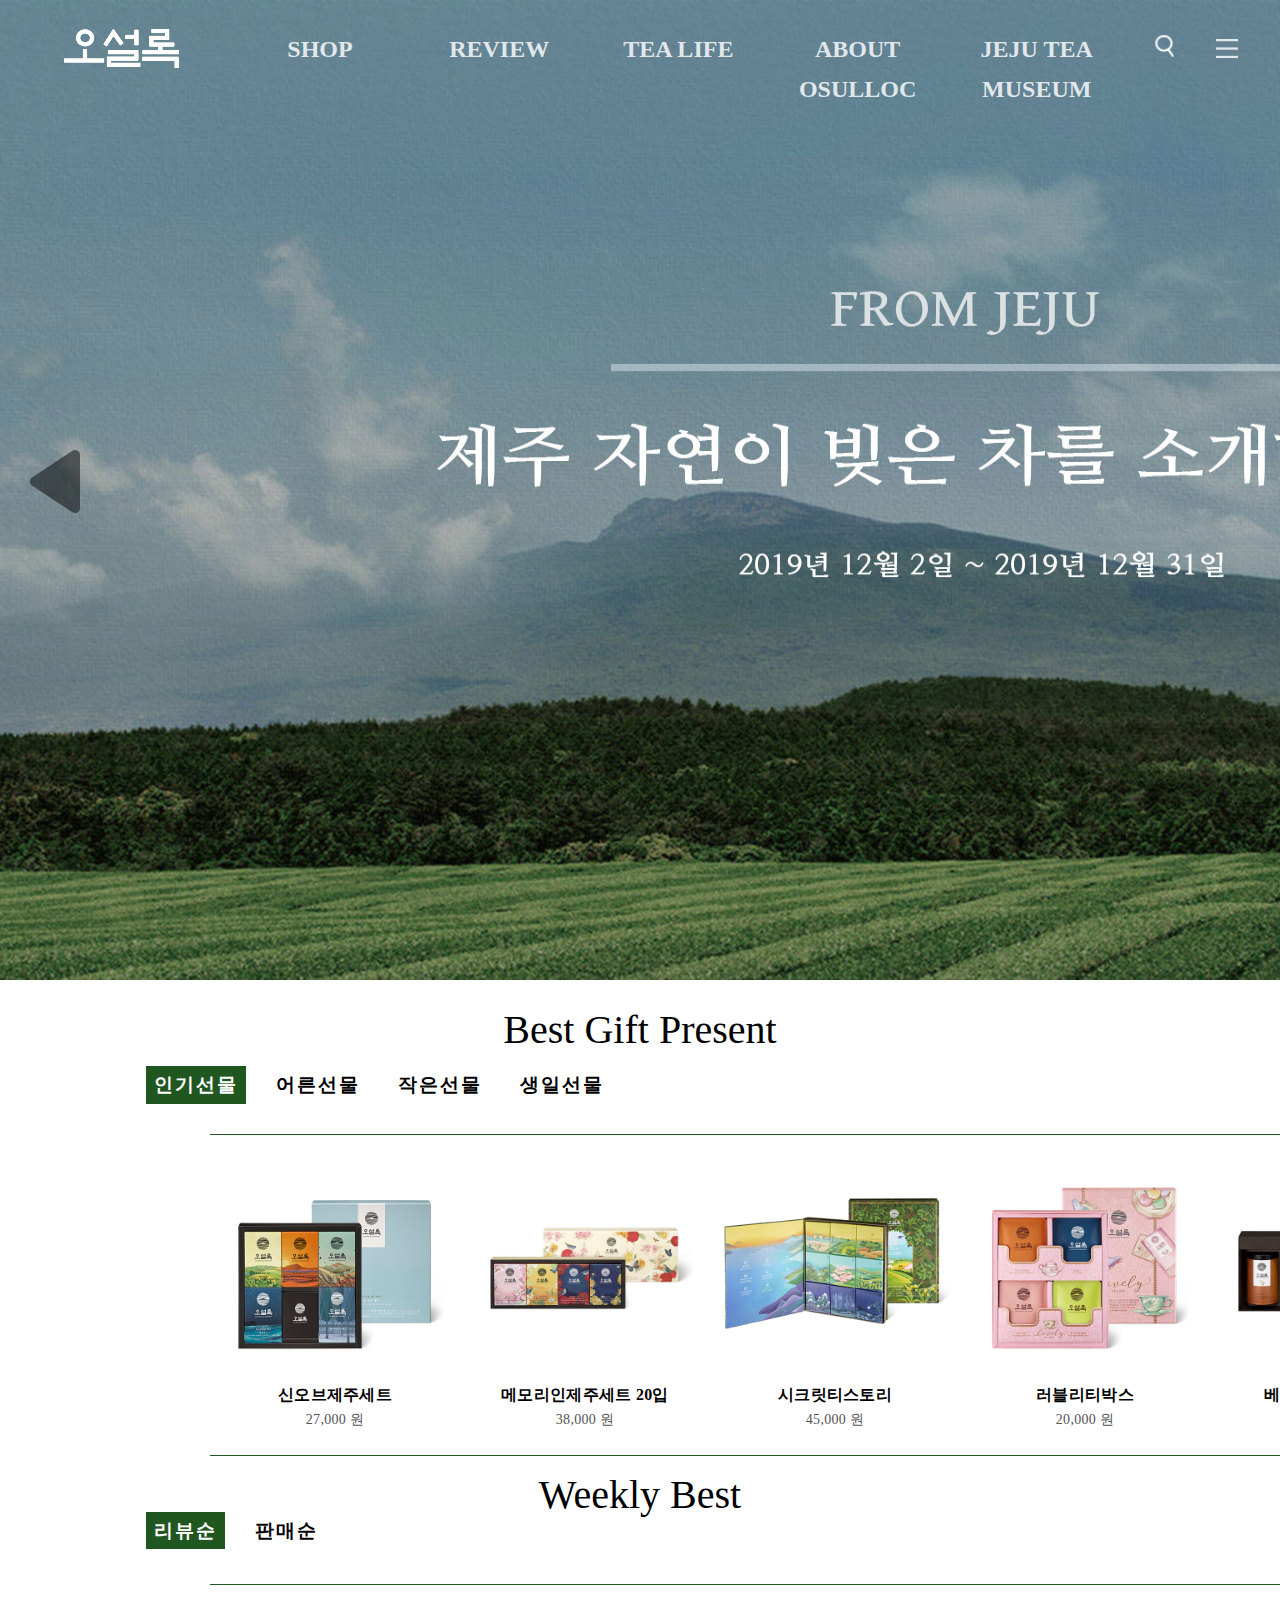
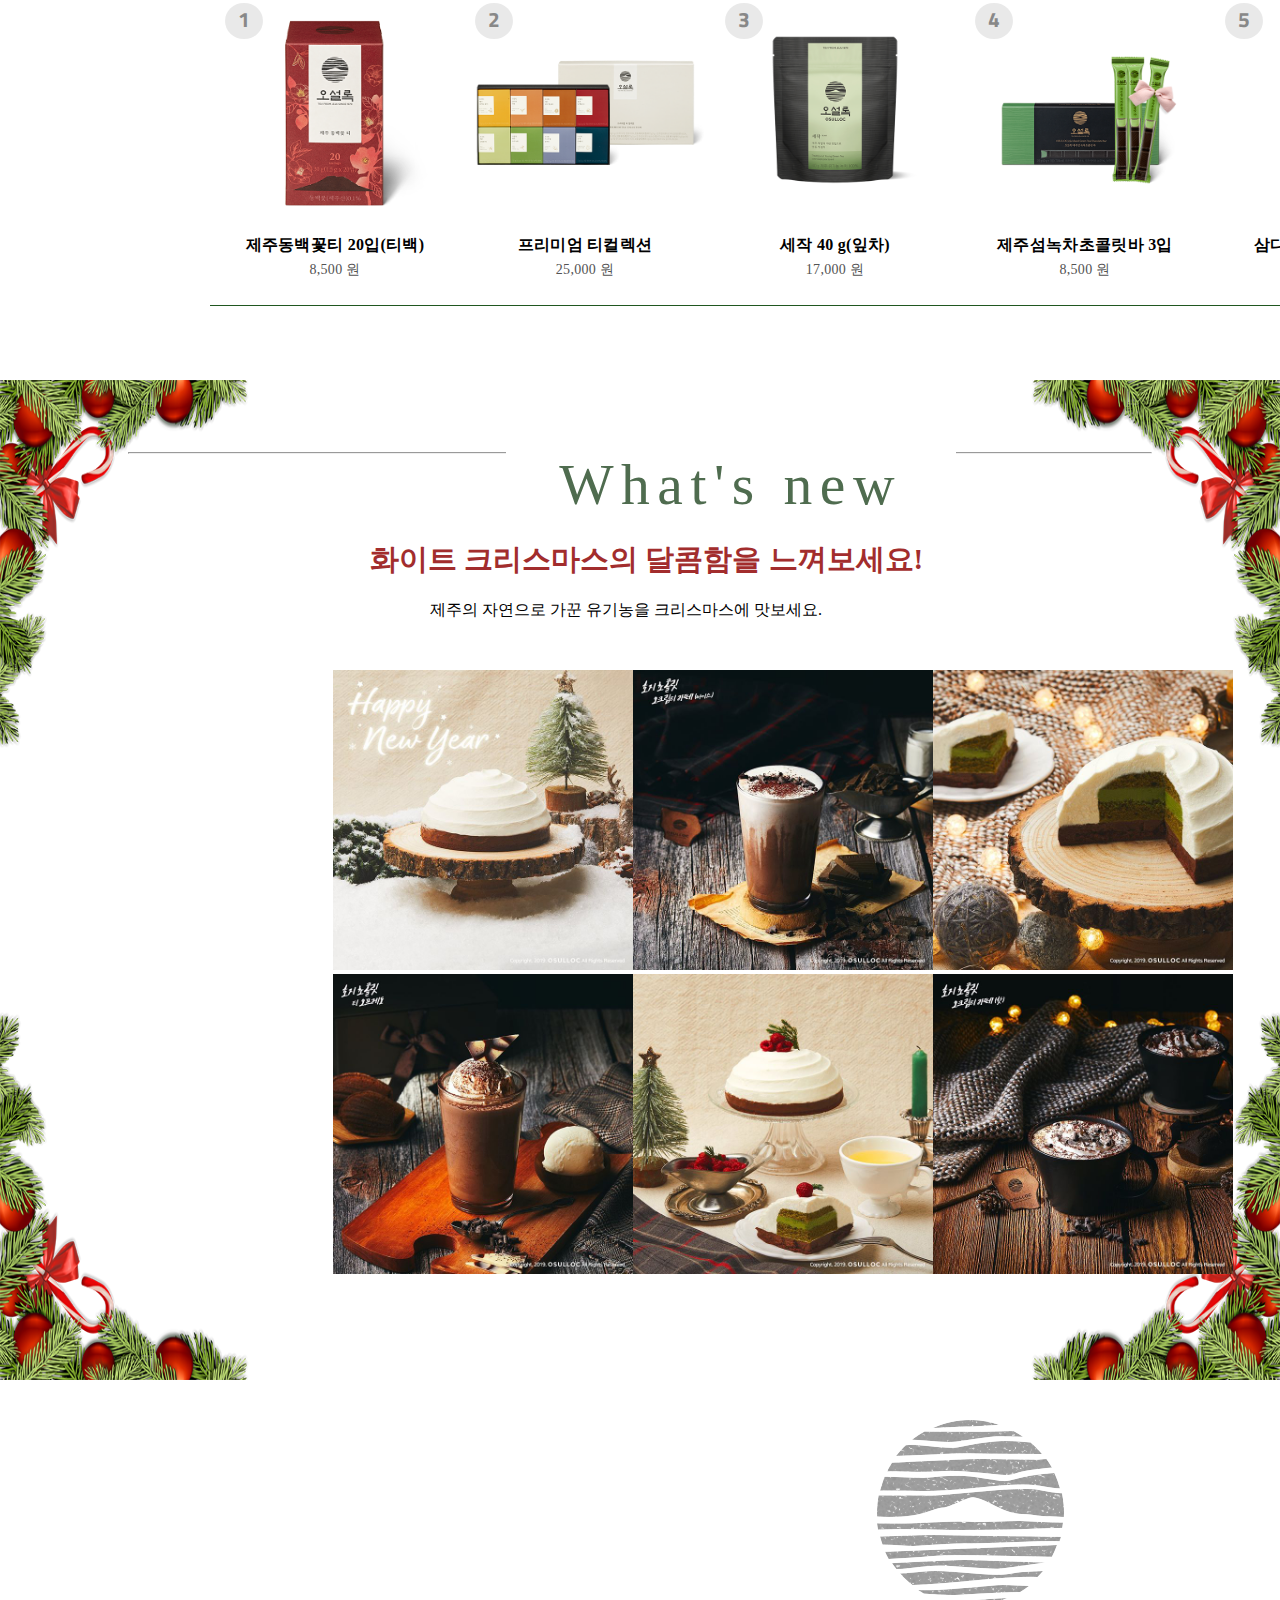
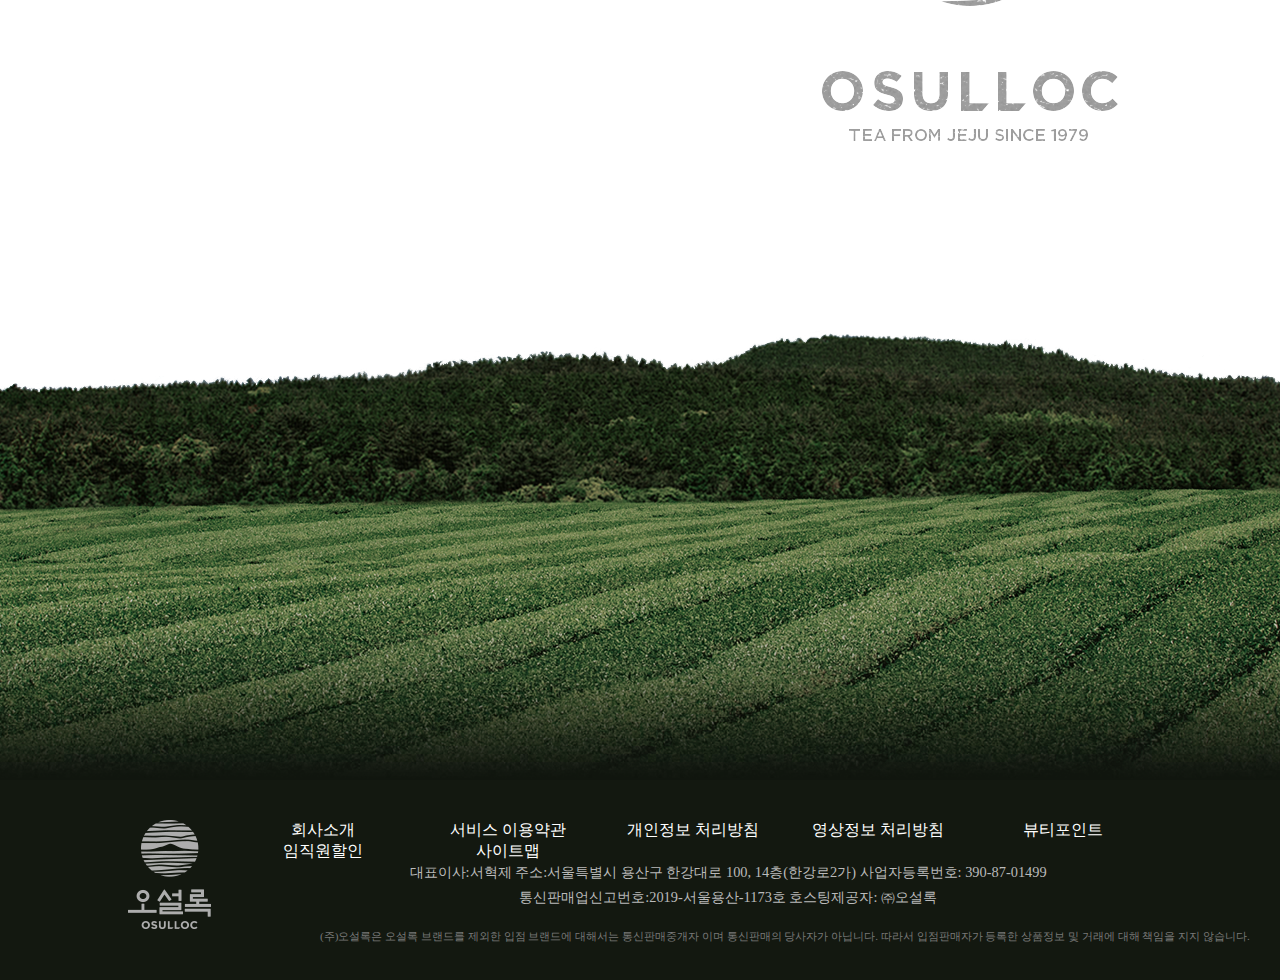
<file: os/index.html>
<!DOCTYPE html>
<html lang="en">
<head>
    <meta charset="UTF-8">
    <title>오설록</title>
    <link rel="stylesheet" href="style.css">
    <link rel="shortcut icon" href="img/logo_s.png">

    <script src="jquery-1.11.1.js"></script>
    <script src="main.js"></script>
    <link href="https://fonts.googleapis.com/css?family=Permanent+Marker|Titillium+Web&display=swap" rel="stylesheet">
</head>
<body>
    <div class="wrap">
        <header>
           <div class="hd">
            <a href="#" class="logo"><img src="img/logo_s.png" alt=""></a>
            <p class="btn">
                <img src="img/nextBtn.png" class="nextBtn" alt="다음버튼">
                <img src="img/prevBtn.png" class="prevBtn" alt="다음버튼">
            </p>
            <ul class="menuul">
                <li class="menuli">
                    <a href="#" class="menua">SHOP</a>
                    <ul class="subul">
                        <li class="subli">
                            <a href="#" class="suba">TEA SHOP</a>
                        </li>
                        <li class="subli">
                            <a href="#" class="suba">TEA WEAR SHOP</a>
                        </li>
                        <li class="subli">
                            <a href="#" class="suba">GIFT SHOP</a>
                        </li>
                        <li class="subli">
                            <a href="#" class="suba">WEEKLY BEST</a>
                        </li>
                    </ul>
                </li>
                <li class="menuli">
                    <a href="#" class="menua">REVIEW</a>
                    <ul class="subul">
                        <li class="subli">
                            <a href="#" class="suba">상품 구매후기</a>
                        </li>
                        <li class="subli">
                            <a href="#" class="suba">MD'S PICK</a>
                        </li>
                        <li class="subli">
                            <a href="#" class="suba">티매니아</a>
                        </li>
                        <li class="subli">
                            <a href="#" class="suba">매장방문기</a>
                        </li>
                    </ul>
                </li>
                <li class="menuli">
                    <a href="#" class="menua">TEA LIFE</a>
                    <ul class="subul">
                        <li class="subli">
                            <a href="#" class="suba">이벤트</a>
                        </li>
                        <li class="subli">
                            <a href="#" class="suba">온라인 쇼핑혜택</a>
                        </li>
                        <li class="subli">
                            <a href="#" class="suba">인스타그램</a>
                        </li>
                        <li class="subli">
                            <a href="#" class="suba">ABOUT TEA</a>
                        </li>
                    </ul>
                </li>
                <li class="menuli">
                    <a href="#" class="menua">ABOUT OSULLOC</a>
                    <ul class="subul">
                        <li class="subli">
                            <a href="#" class="suba">BRAND STORY</a>
                        </li>
                        <li class="subli">
                            <a href="#" class="suba">SINCE 1979</a>
                        </li>
                        <li class="subli">
                            <a href="#" class="suba">오설록 차밭 이야기</a>
                        </li>
                        <li class="subli">
                            <a href="#" class="suba">숫자로 보는 오설록</a>
                        </li>
                    </ul>
                </li>
                <li class="menuli">
                    <a href="#" class="menua">JEJU TEA MUSEUM</a>
                    <ul class="subul">
                        <li class="subli">
                            <a href="#" class="suba">티뮤지엄 소개</a>
                        </li>
                        <li class="subli">
                            <a href="#" class="suba">티스톤 예약</a>
                        </li>
                        <li class="subli">
                            <a href="#" class="suba">제주 오설록 맵</a>
                        </li>
                    </ul>
                </li>
                <li class="sch">
                    <a href="#search" class="search_opener"><img src="img/search.png" alt="검색"></a>
                </li>
                <li class="menu">
                    <a href="#menu" class="opener"><img src="img/menu.png" alt="메뉴"></a>
                </li>
            </ul>
            </div>
            <div class="imgslide">
                <ul class="slideul">
                    <li class="slideli">
                         <img src="img/slide1.jpg" alt="슬라이드1">
                    </li>
                    <li class="slideli">
                         <img src="img/slide2.jpg" alt="슬라이드1">
                    </li>
                    <li class="slideli">
                         <img src="img/slide3.jpg" alt="슬라이드1">
                    </li>
                </ul>
            </div>
        </header>
        <div class="content">
          <div class="content_f">
              <h2 class="con_tit">Best Gift Present</h2>
               <input type="radio" name="rdo" id="rdo1" class="rdo" checked>
               <input type="radio" name="rdo" id="rdo2" class="rdo">
               <input type="radio" name="rdo" id="rdo3" class="rdo">
               <input type="radio" name="rdo" id="rdo4" class="rdo">
                <div class="hot_tit">
                    <label for="rdo1" class="fav fav1">인기선물</label>
                    <label for="rdo2" class="fav fav2">어른선물</label>
                    <label for="rdo3" class="fav fav3">작은선물</label>
                    <label for="rdo4" class="fav fav4">생일선물</label>
                </div>
                <div class="all">
                    <div class="hot_img">
                        <ul class="hot_imgul">
                            <li>
                                <img src="img/a1.png" class="h_img" alt="인기1">
                                <p class="go">리뷰보기&nbsp;&nbsp;&nbsp;&nbsp;&nbsp;|&nbsp;&nbsp;&nbsp;&nbsp;&nbsp;장바구니</p>
                                <p class="t1">신오브제주세트</p>
                                <p class="t2">27,000 원</p>
                            </li>
                            <li>
                                <img src="img/a2.png" alt="인기2">
                                <p class="go">리뷰보기&nbsp;&nbsp;&nbsp;&nbsp;&nbsp;|&nbsp;&nbsp;&nbsp;&nbsp;&nbsp;장바구니</p>
                                <p class="t1">메모리인제주세트 20입</p>
                                <p class="t2">38,000 원</p>
                            </li>
                            <li>
                                <img src="img/a3.png" alt="인기3">
                                <p class="go">리뷰보기&nbsp;&nbsp;&nbsp;&nbsp;&nbsp;|&nbsp;&nbsp;&nbsp;&nbsp;&nbsp;장바구니</p>
                                <p class="t1">시크릿티스토리</p>
                                <p class="t2">45,000 원</p>
                            </li>
                            <li>
                                <img src="img/a4.png" alt="인기4">
                                <p class="go">리뷰보기&nbsp;&nbsp;&nbsp;&nbsp;&nbsp;|&nbsp;&nbsp;&nbsp;&nbsp;&nbsp;장바구니</p>
                                <p class="t1">러블리티박스</p>
                                <p class="t2">20,000 원</p>
                            </li>
                            <li>
                                <img src="img/a5.png" alt="인기5">
                                <p class="go">리뷰보기&nbsp;&nbsp;&nbsp;&nbsp;&nbsp;|&nbsp;&nbsp;&nbsp;&nbsp;&nbsp;장바구니</p>
                                <p class="t1">베스트티컬렉션 3종</p>
                                <p class="t2">47,000 원</p>
                            </li>
                            <li>
                                <img src="img/a6.png" alt="인기6">
                                <p class="go">리뷰보기&nbsp;&nbsp;&nbsp;&nbsp;&nbsp;|&nbsp;&nbsp;&nbsp;&nbsp;&nbsp;장바구니</p>
                                <p class="t1">녹차밀크스프레드 2입 지함 세트</p>
                                <p class="t2">19,000 원</p>
                            </li>
                            <li>
                                <img src="img/a7.png" alt="인기7">
                                <p class="go">리뷰보기&nbsp;&nbsp;&nbsp;&nbsp;&nbsp;|&nbsp;&nbsp;&nbsp;&nbsp;&nbsp;장바구니</p>
                                <p class="t1">디저티세트</p>
                                <p class="t2">35,000 원</p>
                            </li>
                        </ul>
                    </div>
                    <div class="hot_img2">
                       <ul class="hot_imgul2">
                            <li>
                                <img src="img/b1.png" alt="인기1">
                                <p class="go">리뷰보기&nbsp;&nbsp;&nbsp;&nbsp;&nbsp;|&nbsp;&nbsp;&nbsp;&nbsp;&nbsp;장바구니</p>
                                <p class="t1">메모리인제주세트 40입</p>
                                <p class="t2">68,000 원</p>
                            </li>
                            <li>
                                <img src="img/b2.png" alt="인기2">
                                <p class="go">리뷰보기&nbsp;&nbsp;&nbsp;&nbsp;&nbsp;|&nbsp;&nbsp;&nbsp;&nbsp;&nbsp;장바구니</p>
                                <p class="t1">프리미엄 티 컬렉션 90입(티백)</p>
                                <p class="t2">70,000 원</p>
                            </li>
                            <li>
                                <img src="img/b3.png" alt="인기3">
                                <p class="go">리뷰보기&nbsp;&nbsp;&nbsp;&nbsp;&nbsp;|&nbsp;&nbsp;&nbsp;&nbsp;&nbsp;장바구니</p>
                                <p class="t1">억수진 80g(잎차)</p>
                                <p class="t2">30,000 원</p>
                            </li>
                            <li>
                                <img src="img/b4.png" alt="인기4">
                                <p class="go">리뷰보기&nbsp;&nbsp;&nbsp;&nbsp;&nbsp;|&nbsp;&nbsp;&nbsp;&nbsp;&nbsp;장바구니</p>
                                <p class="t1">세작아트콜라보 80 g (잎차)</p>
                                <p class="t2">40,000 원</p>
                            </li>
                            <li>
                                <img src="img/b5.png" alt="인기5">
                                <p class="go">리뷰보기&nbsp;&nbsp;&nbsp;&nbsp;&nbsp;|&nbsp;&nbsp;&nbsp;&nbsp;&nbsp;장바구니</p>
                                <p class="t1">마스터블렌드</p>
                                <p class="t2">50,000 원</p>
                            </li>
                            <li>
                                <img src="img/b6.png" alt="인기6">
                                <p class="go">리뷰보기&nbsp;&nbsp;&nbsp;&nbsp;&nbsp;|&nbsp;&nbsp;&nbsp;&nbsp;&nbsp;장바구니</p>
                                <p class="t1">좋은생활습관(뷰티풀,리프레쉬)</p>
                                <p class="t2">33,000 원</p>
                            </li>
                            <li>
                                <img src="img/b7.png" alt="인기7">
                                <p class="go">리뷰보기&nbsp;&nbsp;&nbsp;&nbsp;&nbsp;|&nbsp;&nbsp;&nbsp;&nbsp;&nbsp;장바구니</p>
                                <p class="t1">뿌리의 힘을 너에게(우엉, 도라지)</p>
                                <p class="t2">33,000 원</p>
                            </li>
                        </ul>
                    </div>
                    <div class="hot_img3">
                       <ul class="hot_imgul3">
                            <li>
                                <img src="img/c1.png" alt="인기1">
                                <p class="go">리뷰보기&nbsp;&nbsp;&nbsp;&nbsp;&nbsp;|&nbsp;&nbsp;&nbsp;&nbsp;&nbsp;장바구니</p>
                                <p class="t1">찬물녹차 20입(아이스티)</p>
                                <p class="t2">7,500 원</p>
                            </li>
                            <li>
                                <img src="img/c2.png" alt="인기2">
                                <p class="go">리뷰보기&nbsp;&nbsp;&nbsp;&nbsp;&nbsp;|&nbsp;&nbsp;&nbsp;&nbsp;&nbsp;장바구니</p>
                                <p class="t1">메모리인제주 4입</p>
                                <p class="t2">6,000 원</p>
                            </li>
                            <li>
                                <img src="img/c3.png" alt="인기3">
                                <p class="go">리뷰보기&nbsp;&nbsp;&nbsp;&nbsp;&nbsp;|&nbsp;&nbsp;&nbsp;&nbsp;&nbsp;장바구니</p>
                                <p class="t1">녹차밀크스프레드 200 g</p>
                                <p class="t2">8,500 원</p>
                            </li>
                            <li>
                                <img src="img/c4.png" alt="인기4">
                                <p class="go">리뷰보기&nbsp;&nbsp;&nbsp;&nbsp;&nbsp;|&nbsp;&nbsp;&nbsp;&nbsp;&nbsp;장바구니</p>
                                <p class="t1">제주섬녹차초콜릿바 3입</p>
                                <p class="t2">8,500 원</p>
                            </li>
                            <li>
                                <img src="img/c5.png" alt="인기5">
                                <p class="go">리뷰보기&nbsp;&nbsp;&nbsp;&nbsp;&nbsp;|&nbsp;&nbsp;&nbsp;&nbsp;&nbsp;장바구니</p>
                                <p class="t1">제주순수녹차 20입(티백)</p>
                                <p class="t2">8,500 원</p>
                            </li>
                            <li>
                                <img src="img/c6.png" alt="인기6">
                                <p class="go">리뷰보기&nbsp;&nbsp;&nbsp;&nbsp;&nbsp;|&nbsp;&nbsp;&nbsp;&nbsp;&nbsp;장바구니</p>
                                <p class="t1">제주삼다영귤티 20입(티백)</p>
                                <p class="t2">8,500 원</p>
                            </li>
                            <li>
                                <img src="img/c7.png" alt="인기7">
                                <p class="go">리뷰보기&nbsp;&nbsp;&nbsp;&nbsp;&nbsp;|&nbsp;&nbsp;&nbsp;&nbsp;&nbsp;장바구니</p>
                                <p class="t1">프리미엄가루녹차 40 g(분말)</p>
                                <p class="t2">10,000 원</p>
                            </li>
                            <li>
                                <img src="img/c8.png" alt="인기8">
                                <p class="go">리뷰보기&nbsp;&nbsp;&nbsp;&nbsp;&nbsp;|&nbsp;&nbsp;&nbsp;&nbsp;&nbsp;장바구니</p>
                                <p class="t1">블렌디드 컬렉션 5종</p>
                                <p class="t2">13,000 원</p>
                            </li>
                        </ul>
                    </div>
                    <div class="hot_img4">
                       <ul class="hot_imgul4">
                            <li>
                                <img src="img/d1.png" alt="인기1">
                                <p class="go">리뷰보기&nbsp;&nbsp;&nbsp;&nbsp;&nbsp;|&nbsp;&nbsp;&nbsp;&nbsp;&nbsp;장바구니</p>
                                <p class="t1">녹차덕후세트(가루녹차 3입)</p>
                                <p class="t2">30,000 원</p>
                            </li>
                            <li>
                                <img src="img/d2.png" alt="인기2">
                                <p class="go">리뷰보기&nbsp;&nbsp;&nbsp;&nbsp;&nbsp;|&nbsp;&nbsp;&nbsp;&nbsp;&nbsp;장바구니</p>
                                <p class="t1">그린티 랑드샤 10입</p>
                                <p class="t2">12,000 원</p>
                            </li>
                            <li>
                                <img src="img/d3.png" alt="인기3">
                                <p class="go">리뷰보기&nbsp;&nbsp;&nbsp;&nbsp;&nbsp;|&nbsp;&nbsp;&nbsp;&nbsp;&nbsp;장바구니</p>
                                <p class="t1">달달 박스</p>
                                <p class="t2">27,500 원</p>
                            </li>
                            <li>
                                <img src="img/d4.png" alt="인기4">
                                <p class="go">리뷰보기&nbsp;&nbsp;&nbsp;&nbsp;&nbsp;|&nbsp;&nbsp;&nbsp;&nbsp;&nbsp;장바구니</p>
                                <p class="t1">제주의 햇살과달빛</p>
                                <p class="t2">33,000 원</p>
                            </li>
                            <li>
                                <img src="img/d5.png" alt="인기5">
                                <p class="go">리뷰보기&nbsp;&nbsp;&nbsp;&nbsp;&nbsp;|&nbsp;&nbsp;&nbsp;&nbsp;&nbsp;장바구니</p>
                                <p class="t1">그린티 롤케잌(화이트)</p>
                                <p class="t2">25,000 원</p>
                            </li>
                            <li>
                                <img src="img/d6.png" alt="인기6">
                                <p class="go">리뷰보기&nbsp;&nbsp;&nbsp;&nbsp;&nbsp;|&nbsp;&nbsp;&nbsp;&nbsp;&nbsp;장바구니</p>
                                <p class="t1">제주 녹차 크레이프 케이크</p>
                                <p class="t2">42,500 원</p>
                            </li>
                            <li>
                                <img src="img/d7.png" alt="인기7">
                                <p class="go">리뷰보기&nbsp;&nbsp;&nbsp;&nbsp;&nbsp;|&nbsp;&nbsp;&nbsp;&nbsp;&nbsp;장바구니</p>
                                <p class="t1">제주숲 동화 3종 미니 세트</p>
                                <p class="t2">25,000 원</p>
                            </li>
                            <li>
                                <img src="img/d8.png" alt="인기8">
                                <p class="go">리뷰보기&nbsp;&nbsp;&nbsp;&nbsp;&nbsp;|&nbsp;&nbsp;&nbsp;&nbsp;&nbsp;장바구니</p>
                                <p class="t1">오땡큐 티박스 6종</p>
                                <p class="t2">22,000 원</p>
                            </li>
                        </ul>
                    </div>
                </div>
            </div>
          <div class="content_s">
              <h2 class="con_tit">Weekly Best</h2>
              <input type="radio" name="rdo1" id="rdo5" class="rdo" checked>
              <input type="radio" name="rdo1" id="rdo6" class="rdo">
              <div class="review_tit">
                    <label for="rdo5" class="fav fav1">리뷰순</label>
                    <label for="rdo6" class="fav fav2">판매순</label>
              </div>
              <div class="all2">
                  <div class="hot_img5">
                        <ul class="hot_imgul5">
                            <li>
                                <img src="img/e1.png" class="h_img" alt="인기1">
                                <p class="num">1</p>
                                <p class="go">리뷰보기&nbsp;&nbsp;&nbsp;&nbsp;&nbsp;|&nbsp;&nbsp;&nbsp;&nbsp;&nbsp;장바구니</p>
                                <p class="t1">제주동백꽃티 20입(티백)</p>
                                <p class="t2">8,500 원</p>
                            </li>
                            <li>
                                <img src="img/e2.png" alt="인기2">
                                <p class="num">2</p>
                                <p class="go">리뷰보기&nbsp;&nbsp;&nbsp;&nbsp;&nbsp;|&nbsp;&nbsp;&nbsp;&nbsp;&nbsp;장바구니</p>
                                <p class="t1">프리미엄 티컬렉션</p>
                                <p class="t2">25,000 원</p>
                            </li>
                            <li>
                                <img src="img/e3.png" alt="인기3">
                                <p class="num">3</p>
                                <p class="go">리뷰보기&nbsp;&nbsp;&nbsp;&nbsp;&nbsp;|&nbsp;&nbsp;&nbsp;&nbsp;&nbsp;장바구니</p>
                                <p class="t1">세작 40 g(잎차)</p>
                                <p class="t2">17,000 원</p>
                            </li>
                            <li>
                                <img src="img/e4.png" alt="인기4">
                                <p class="num">4</p>
                                <p class="go">리뷰보기&nbsp;&nbsp;&nbsp;&nbsp;&nbsp;|&nbsp;&nbsp;&nbsp;&nbsp;&nbsp;장바구니</p>
                                <p class="t1">제주섬녹차초콜릿바 3입</p>
                                <p class="t2">8,500 원</p>
                            </li>
                            <li>
                                <img src="img/e6.png" alt="인기5">
                                <p class="num">5</p>
                                <p class="go">리뷰보기&nbsp;&nbsp;&nbsp;&nbsp;&nbsp;|&nbsp;&nbsp;&nbsp;&nbsp;&nbsp;장바구니</p>
                                <p class="t1">삼다꿀배티 20입(티백)</p>
                                <p class="t2">8,500 원</p>
                            </li>
                            <li>
                                <img src="img/e7.png" alt="인기6">
                                <p class="num">6</p>
                                <p class="go">리뷰보기&nbsp;&nbsp;&nbsp;&nbsp;&nbsp;|&nbsp;&nbsp;&nbsp;&nbsp;&nbsp;장바구니</p>
                                <p class="t1">제주유채&amp;꿀티 20입(티백)</p>
                                <p class="t2">8,500 원</p>
                            </li>
                            <li>
                                <img src="img/e8.png" alt="인기7">
                                <p class="num">7</p>
                                <p class="go">리뷰보기&nbsp;&nbsp;&nbsp;&nbsp;&nbsp;|&nbsp;&nbsp;&nbsp;&nbsp;&nbsp;장바구니</p>
                                <p class="t1">찬물녹차 20입(아이스티)</p>
                                <p class="t2">7,500 원</p>
                            </li>
                            <li>
                                <img src="img/e9.png" alt="인기8">
                                <p class="num">8</p>
                                <p class="go">리뷰보기&nbsp;&nbsp;&nbsp;&nbsp;&nbsp;|&nbsp;&nbsp;&nbsp;&nbsp;&nbsp;장바구니</p>
                                <p class="t1">웨딩그린티 10입(피라미드)</p>
                                <p class="t2">15,000 원</p>
                            </li>
                        </ul>
                    </div>
                    <div class="hot_img6">
                       <ul class="hot_imgul6">
                            <li>
                                <img src="img/f1.png" alt="인기1">
                                <p class="num">1</p>
                                <p class="go">리뷰보기&nbsp;&nbsp;&nbsp;&nbsp;&nbsp;|&nbsp;&nbsp;&nbsp;&nbsp;&nbsp;장바구니</p>
                                <p class="t1">신오브제주세트</p>
                                <p class="t2">27,000 원</p>
                            </li>
                            <li>
                                <img src="img/f2.png" alt="인기2">
                                <p class="num">2</p>
                                <p class="go">리뷰보기&nbsp;&nbsp;&nbsp;&nbsp;&nbsp;|&nbsp;&nbsp;&nbsp;&nbsp;&nbsp;장바구니</p>
                                <p class="t1">제주동백꽃티 20입(티백)</p>
                                <p class="t2">8,500 원</p>
                            </li>
                            <li>
                                <img src="img/f3.png" alt="인기3">
                                <p class="num">3</p>
                                <p class="go">리뷰보기&nbsp;&nbsp;&nbsp;&nbsp;&nbsp;|&nbsp;&nbsp;&nbsp;&nbsp;&nbsp;장바구니</p>
                                <p class="t1">프리미엄 티컬렉션</p>
                                <p class="t2">25,000 원</p>
                            </li>
                            <li>
                                <img src="img/f4.png" alt="인기4">
                                <p class="num">4</p>
                                <p class="go">리뷰보기&nbsp;&nbsp;&nbsp;&nbsp;&nbsp;|&nbsp;&nbsp;&nbsp;&nbsp;&nbsp;장바구니</p>
                                <p class="t1">러블리티박스</p>
                                <p class="t2">20,000 원</p>
                            </li>
                            <li>
                                <img src="img/f5.png" alt="인기5">
                                <p class="num">5</p>
                                <p class="go">리뷰보기&nbsp;&nbsp;&nbsp;&nbsp;&nbsp;|&nbsp;&nbsp;&nbsp;&nbsp;&nbsp;장바구니</p>
                                <p class="t1">그린티웨하스 100g</p>
                                <p class="t2">5,000 원</p>
                            </li>
                            <li>
                                <img src="img/f6.png" alt="인기6">
                                <p class="num">6</p>
                                <p class="go">리뷰보기&nbsp;&nbsp;&nbsp;&nbsp;&nbsp;|&nbsp;&nbsp;&nbsp;&nbsp;&nbsp;장바구니</p>
                                <p class="t1">프리미엄 녹차국수</p>
                                <p class="t2">15,000 원</p>
                            </li>
                            <li>
                                <img src="img/f7.png" alt="인기7">
                                <p class="num">7</p>
                                <p class="go">리뷰보기&nbsp;&nbsp;&nbsp;&nbsp;&nbsp;|&nbsp;&nbsp;&nbsp;&nbsp;&nbsp;장바구니</p>
                                <p class="t1">찬물녹차 20입(아이스티)</p>
                                <p class="t2">7,500 원</p>
                            </li>
                            <li>
                                <img src="img/f8.png" alt="인기7">
                                <p class="num">8</p>
                                <p class="go">리뷰보기&nbsp;&nbsp;&nbsp;&nbsp;&nbsp;|&nbsp;&nbsp;&nbsp;&nbsp;&nbsp;장바구니</p>
                                <p class="t1">삼다꿀배티 20입(티백)</p>
                                <p class="t2">8,500 원</p>
                            </li>
                        </ul>
                    </div>
              </div>
          </div>
        </div>
        <div class="slide">
            <hr>
            <div class="pick">
                <h3>What's new</h3>
                <p class="pick1">화이트 크리스마스의 달콤함을 느껴보세요!</p>
                <p class="pick2">제주의 자연으로 가꾼 유기농을 크리스마스에 맛보세요.</p>
                <div class="ulwrap">
                    <ul class="img1">
                        <li><img src="img/1.jpg" alt=""></li>
                        <li><img src="img/2.jpg" alt=""></li>
                        <li><img src="img/3.jpg" alt=""></li>
                    </ul>
                    <ul class="img2">
                        <li><img src="img/4.jpg" alt=""></li>
                        <li><img src="img/5.jpg" alt=""></li>
                        <li><img src="img/6.jpg" alt=""></li>
                    </ul>
                </div>
            </div>
        </div>
        <div class="brand">
            <img src="img/brand_bi2.png" class="brand_bi" alt="bi">
        </div>
        
        <footer class="ft">
            <a href="index.html" class="ftlogo"><img src="img/f_logo.png" alt="하단로고"></a>
            <ul class="info">
                <li>
                    <a href="#">회사소개</a>
                </li>
                <li>
                    <a href="#">서비스 이용약관</a>
                </li>
                <li>
                    <a href="#">개인정보 처리방침</a>
                </li>
                <li>
                    <a href="#">영상정보 처리방침</a>
                </li>
                <li>
                    <a href="#">뷰티포인트</a>
                </li>
                <li>
                    <a href="#">임직원할인</a>
                </li>
                <li>
                    <a href="#">사이트맵</a>
                </li>
            </ul>
            <p class="copy">대표이사:서혁제 주소:서울특별시 용산구 한강대로 100, 14층(한강로2가) 사업자등록번호: 390-87-01499<br>통신판매업신고번호:2019-서울용산-1173호 호스팅제공자: ㈜오설록</p>
            <p class="copy2">(주)오설록은 오설록 브랜드를 제외한 입점 브랜드에 대해서는 통신판매중개자 이며 통신판매의 당사자가 아닙니다. 따라서 입점판매자가 등록한 상품정보 및 거래에 대해 책임을 지지 않습니다.</p>
        </footer>
    </div>
    <div id="menu">
      <a href="#" class="rightlogo">
          <img src="img/logo_m.png" alt="메뉴로고">
      </a>
      <a href="#" class="closeBtn"><img src="img/btn_m_closeMenu.png" alt="닫기이미지"></a>
      <div class="login">
             <img src="img/m_profile.jpg" class="loginimg" alt="로그인">
              <a href="#">로그인이 필요합니다.</a>
              <span class="deli">
                  <img src="img/ic_delivery.png" alt="주문배송조회">
                  <p>주문배송조회</p>
              </span>
              <span class="cart">
                  <img src="img/ic-mmbBucket.png" alt="장바구니">
                  <p>장바구니</p>
              </span>
      </div>
        <ul class="rightmenuul">
                <li class="rightmenuli">
                    <a href="#" class="rightmenua">SHOP</a>
                    <ul class="rightsubul">
                        <li class="rightsubli">
                            <a href="#" class="rightsuba">TEA SHOP</a>
                        </li>
                        <li class="rightsubli">
                            <a href="#" class="rightsuba">TEA WEAR SHOP</a>
                        </li>
                        <li class="rightsubli">
                            <a href="#" class="rightsuba">GIFT SHOP</a>
                        </li>
                        <li class="rightsubli">
                            <a href="#" class="rightsuba">WEEKLY BEST</a>
                        </li>
                    </ul>
                </li>
                <li class="rightmenuli">
                    <a href="#" class="rightmenua">REVIEW</a>
                    <ul class="rightsubul">
                        <li class="rightsubli">
                            <a href="#" class="rightsuba">상품 구매후기</a>
                        </li>
                        <li class="rightsubli">
                            <a href="#" class="rightsuba">MD'S PICK</a>
                        </li>
                        <li class="rightsubli">
                            <a href="#" class="rightsuba">티매니아</a>
                        </li>
                        <li class="rightsubli">
                            <a href="#" class="rightsuba">매장방문기</a>
                        </li>
                    </ul>
                </li>
                <li class="rightmenuli">
                    <a href="#" class="rightmenua">TEA LIFE</a>
                    <ul class="rightsubul">
                        <li class="rightsubli">
                            <a href="#" class="rightsuba">이벤트</a>
                        </li>
                        <li class="rightsubli">
                            <a href="#" class="rightsuba">온라인 쇼핑혜택</a>
                        </li>
                        <li class="rightsubli">
                            <a href="#" class="rightsuba">인스타그램</a>
                        </li>
                        <li class="rightsubli">
                            <a href="#" class="rightsuba">ABOUT TEA</a>
                        </li>
                    </ul>
                </li>
                <li class="rightmenuli">
                    <a href="#" class="rightmenua">ABOUT OSULLOC</a>
                    <ul class="rightsubul">
                        <li class="rightsubli">
                            <a href="#" class="rightsuba">BRAND STORY</a>
                        </li>
                        <li class="rightsubli">
                            <a href="#" class="rightsuba">SINCE 1979</a>
                        </li>
                        <li class="rightsubli">
                            <a href="#" class="rightsuba">오설록 차밭 이야기</a>
                        </li>
                        <li class="rightsubli">
                            <a href="#" class="rightsuba">숫자로 보는 오설록</a>
                        </li>
                    </ul>
                </li>
                <li class="rightmenuli">
                    <a href="#" class="rightmenua">JEJU TEA MUSEUM</a>
                    <ul class="rightsubul">
                        <li class="rightsubli">
                            <a href="#" class="rightsuba">티뮤지엄 소개</a>
                        </li>
                        <li class="rightsubli">
                            <a href="#" class="rightsuba">티스톤 예약</a>
                        </li>
                        <li class="rightsubli">
                            <a href="#" class="rightsuba">제주 오설록 맵</a>
                        </li>
                    </ul>
                </li>
        </ul>
        <div class="bottom">
            <span class="store">
                  <img src="img/f1%20(1).png" alt="매장찾기">
                  <p>매장찾기</p>
              </span>
              <span class="client">
                  <img src="img/f3%20(1).png" alt="매장찾기">
                  <p>고객센터</p>
              </span>
              <span class="noti">
                  <img src="img/f4%20(1).png" alt="매장찾기">
                  <p>공지사항</p>
              </span>
              <span class="point">
                  <img src="img/f2%20(1).png" alt="매장찾기">
                  <p>포인트 추후적립</p>
              </span>
        </div>
    </div>
    <div id="search">
        <div class="input">
            <input type="text" name="textfield" class="input2" placeholder="제품명을 입력해주세요.">
            <a href="#" class="inputsearch"><img src="img/search2.png" alt="검색"></a>
            <a href="#" class="back">취소</a>
        </div>
        <div class="tag">
            <p class="tag1">최근검색</p>
            <p class="tag2">최근검색어가 없습니다.</p>
            <p class="tag3">자주쓰는 검색</p>
            <p class="tag4">자주쓰는 검색어가 없습니다.</p>
            <p class="tag5">인기검색</p>
            <p class="tag6">
                <ul class="keyword">
                    <li>
                        <p>녹차</p>
                    </li>
                    <li>
                        <p>마스터블렌드</p>
                    </li>
                    <li>
                        <p>제주</p>
                    </li>
                    <li>
                        <p>red</p>
                    </li>
                    <li>
                        <p>국화차</p>
                    </li>
                    <li>
                        <p>달빛걷기</p>
                    </li>
                    <li>
                        <p>웨딩</p>
                    </li>
                </ul>
            </p>
        </div>
    </div>
</body>
</html>
</file>
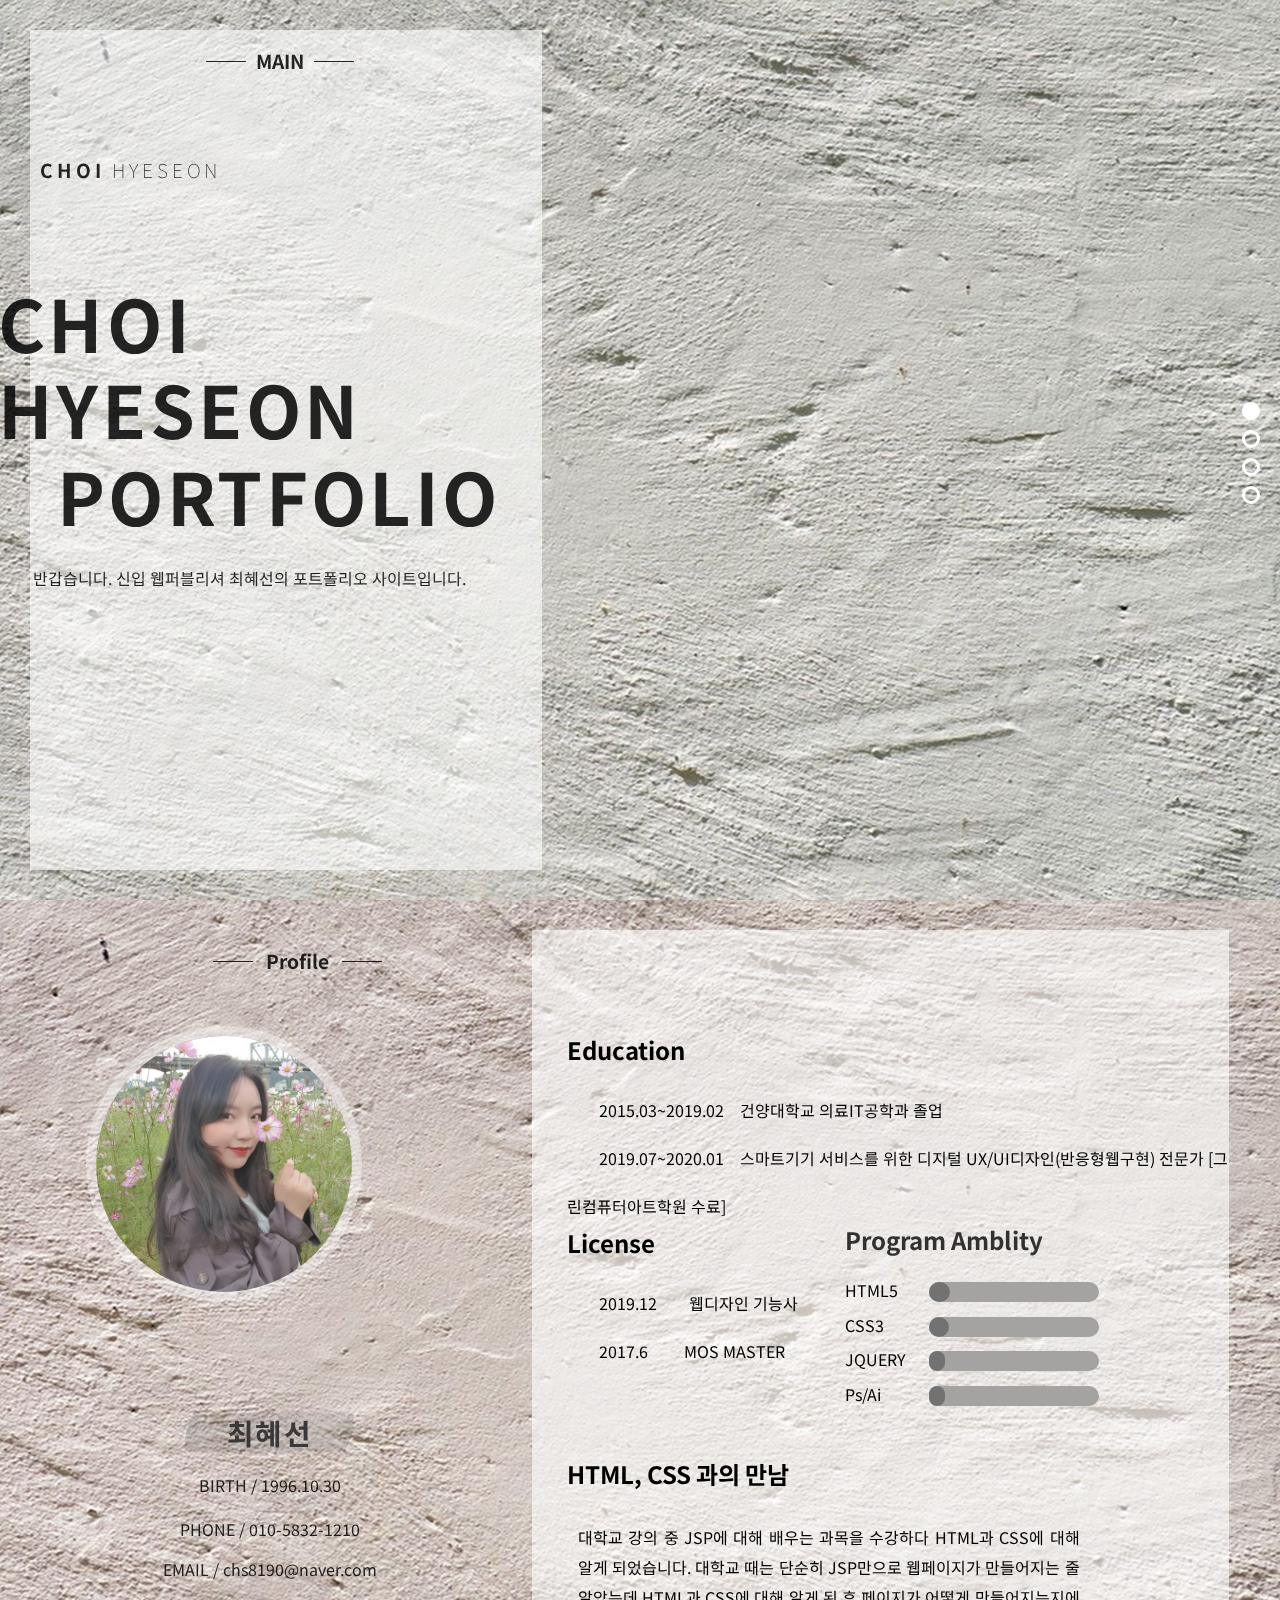
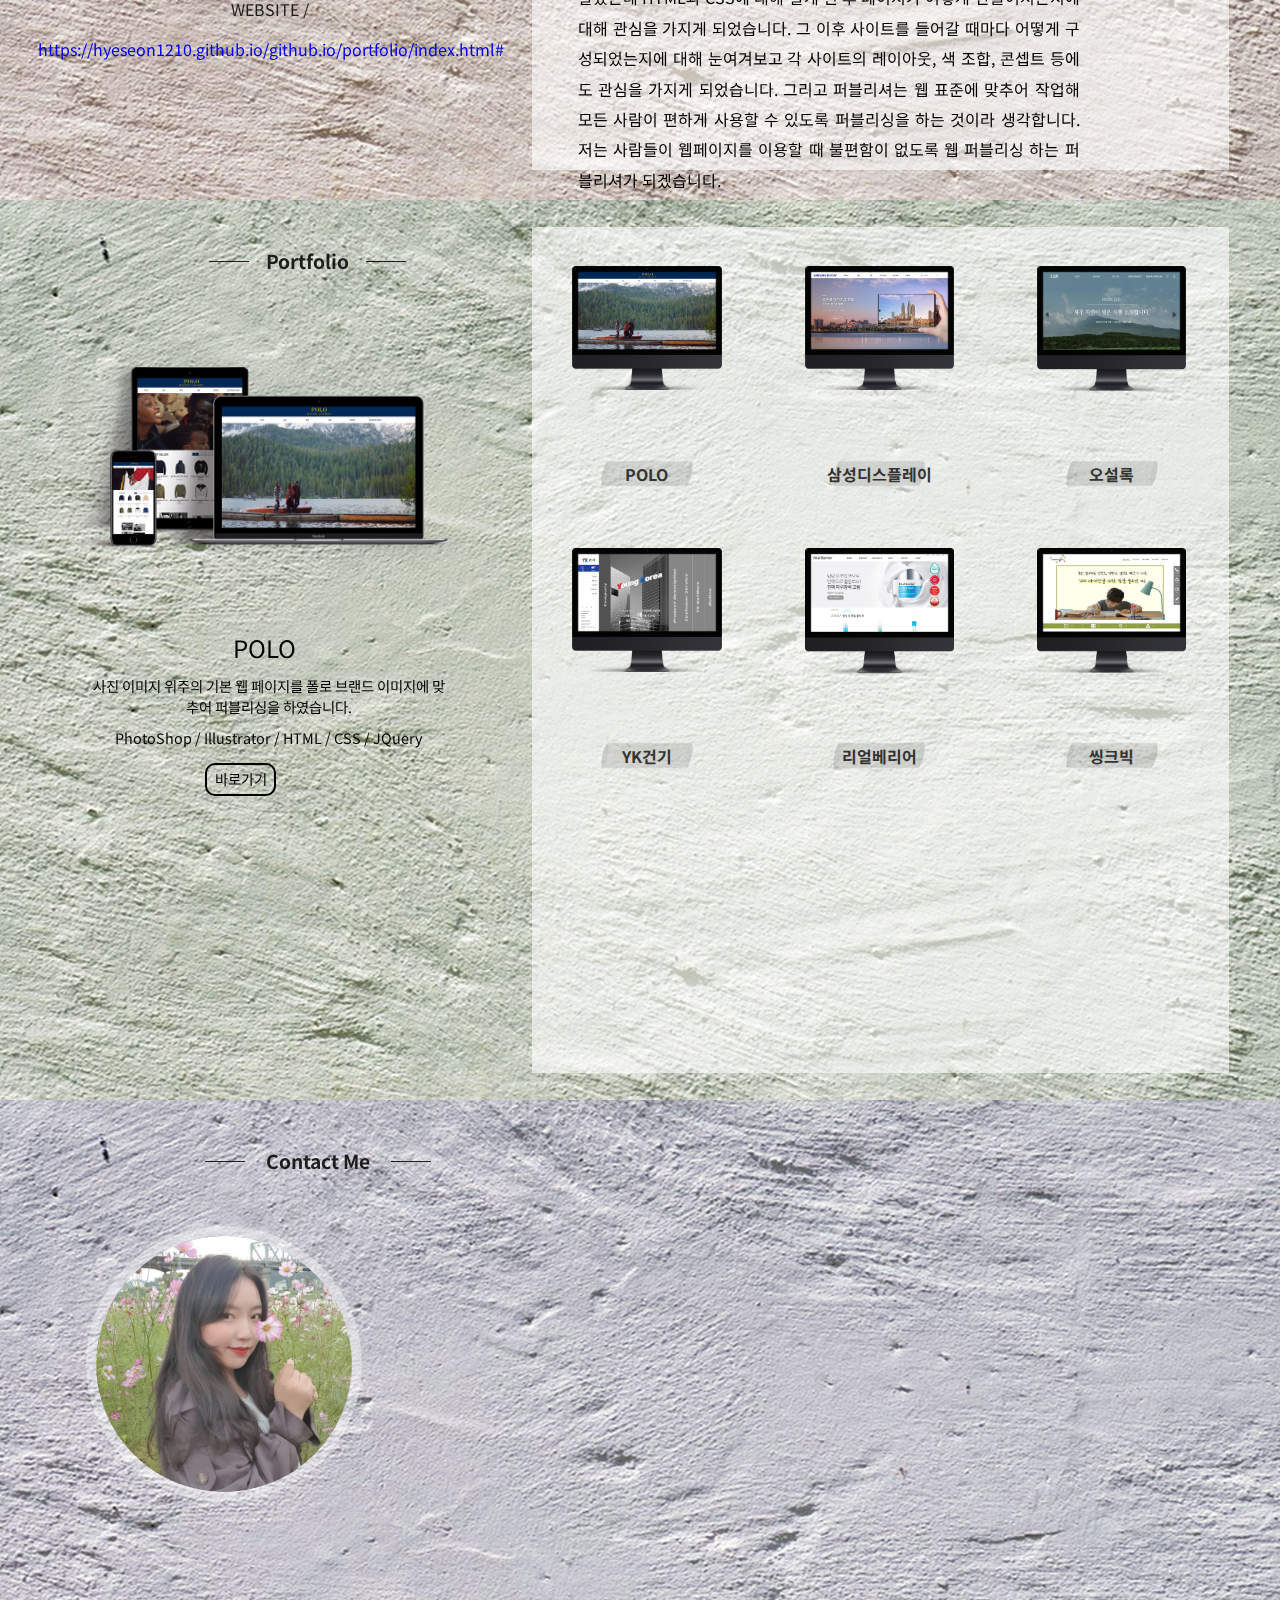
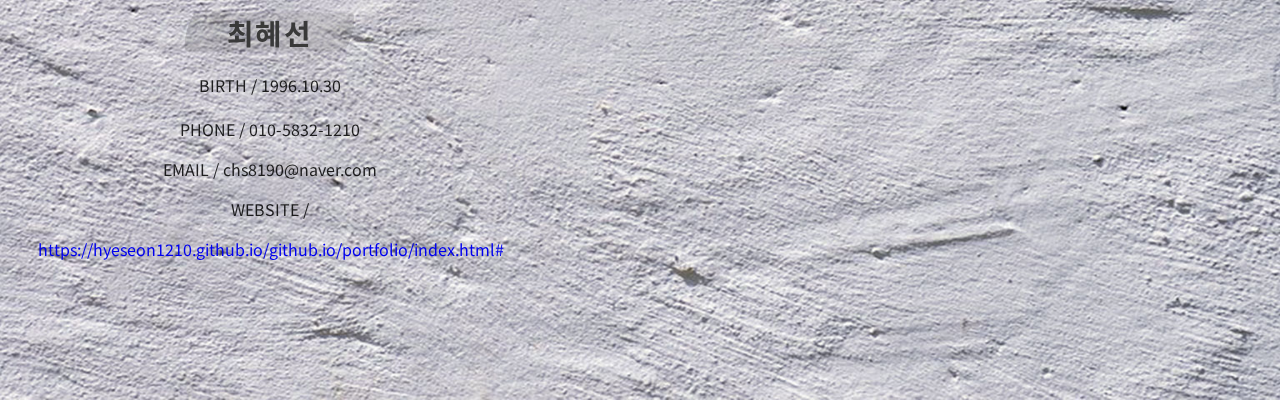
<file: portfolio/index.html>
<!DOCTYPE html>
<html lang="en">
<head>
    <meta charset="UTF-8">
    <title>최혜선 포트폴리오</title>
    <link rel="stylesheet" href="style.css">
    <link href="https://fonts.googleapis.com/css?family=Noto+Sans+KR&display=swap" rel="stylesheet">
    <script src="vendor/jquery-1.12.4.min.js"></script>
    <script src="vendor/jquery-ui-1.10.3.custom.min.js"></script>
    <script src="vendor/modernizr.custom.min.js"></script>
    <script src="main.js"></script>
</head>
<body>
    <div class="wrap">
       <div id="nav">
           <ul>
               <li><a href="#page1" class="menu_btn1"></a></li>
               <li><a href="#page2" class="menu_btn2"></a></li>
               <li><a href="#page3" class="menu_btn3"></a></li>
               <li><a href="#page4" class="menu_btn4"></a></li>
           </ul>
       </div>
        <div id="page1">
           <section class="box">
           </section> 
           <section id="intro" class="box">
               <h2>MAIN</h2>
                   <p class="name"><span>CHOI</span> HYESEON</p>
                    <div class="detail">
                        <h3>CHOI HYESEON<br>&nbsp;&nbsp;&nbsp;PORTFOLIO</h3>
                        <p class="text">반갑습니다. 신입 웹퍼블리셔 최혜선의 포트폴리오 사이트입니다.</p>
                    </div>
           </section>  
        </div>
        <div id="page2">
               <img src="img/hs.png" alt="혜선사진" class="hs_img">
                <section id="intro2" class="box">
                    <h2>Profile</h2>
                    <div class="detail">
                        <h3>최혜선</h3>
                        <p class="type">BIRTH / 1996.10.30</p>
                        <span class="text">PHONE / 010-5832-1210 </span>
                        <span class="text">EMAIL / chs8190@naver.com</span>
                        <span class="text">WEBSITE / <a href="https://hyeseon1210.github.io/github.io/portfolio/index.html#" target="_new">https://hyeseon1210.github.io/github.io/portfolio/index.html#</a></span>
                    </div>
                    
            </section>
            <div class="portfolio">
                <div class="license">
                    <h3>License</h3>
                    <p>2019.12 &nbsp;&nbsp;&nbsp;&nbsp;&nbsp;&nbsp;&nbsp;웹디자인 기능사</p>
                    <p>2017.6 &nbsp;&nbsp;&nbsp;&nbsp;&nbsp;&nbsp;&nbsp;&nbsp;MOS MASTER</p>
                </div>
                <div class="education">
                    <h3>Education</h3>
                    <p>2015.03~2019.02 &nbsp;&nbsp;&nbsp;건양대학교 의료IT공학과 졸업</p>
                    <p>2019.07~2020.01 &nbsp;&nbsp;&nbsp;스마트기기 서비스를 위한 디지털 UX/UI디자인(반응형웹구현) 전문가 [그린컴퓨터아트학원 수료]</p>
                </div>
                <div class="my">
                    <h3>HTML, CSS 과의 만남</h3>
                    <p>대학교 강의 중 JSP에 대해 배우는 과목을 수강하다 HTML과 CSS에 대해 알게 되었습니다. 대학교 때는 단순히 JSP만으로 웹페이지가 만들어지는 줄 알았는데 HTML과 CSS에 대해 알게 된 후 페이지가 어떻게 만들어지는지에 대해 관심을 가지게 되었습니다. 그 이후 사이트를 들어갈 때마다 어떻게 구성되었는지에 대해 눈여겨보고 각 사이트의 레이아웃, 색 조합, 콘셉트 등에도 관심을 가지게 되었습니다.
                    그리고 퍼블리셔는 웹 표준에 맞추어 작업해 모든 사람이 편하게 사용할 수 있도록 퍼블리싱을 하는 것이라 생각합니다. 저는 사람들이 웹페이지를 이용할 때 불편함이 없도록 웹 퍼블리싱 하는 퍼블리셔가 되겠습니다.</p>
                </div>
                <p></p>
                 <div class="skill">
                        <h3>Program Amblity</h3>
                        <div>
                            <p class="skill_txt">HTML5</p>
                            <div class="graph_out">
                                <!--첫번째 그래프.po:re-->
                                <span class="g_mask gr_ps">
                                    <div class="g_color">
            <!--                            <span class="txt">95%</span>-->
                                    </div>
                                    <!--그래프 컬러 들어갈곳.g_mask 넓이에따라 컬러 보여짐-->
                                </span>
                            </div>
                        </div>
                        <div>
                            <p class="skill_txt">CSS3</p>
                            <div class="graph_out">
                                <!-- 두번째 그래프-->
                                <span class="g_mask gr_html">
                                    <div class="g_color">
            <!--                            <span class="txt">90%</span>-->
                                    </div>
                                </span>
                            </div>
                        </div>
                        <div>
                           <p class="skill_txt">JQUERY</p>
                            <div class="graph_out">
                                <!-- 두번째 그래프-->
                                <span class="g_mask gr_ja">
                                    <div class="g_color">
            <!--                            <span class="txt">75%</span>-->
                                    </div>
                                </span>
                            </div>
                        </div>
                        <div>
                            <p class="skill_txt">Ps/Ai</p>
                            <div class="graph_out">
                                <!-- 두번째 그래프-->
                                <span class="g_mask gr_jq">
                                    <div class="g_color">
            <!--                            <span class="txt">75%</span>-->
                                    </div>
                                </span>
                            </div>
                        </div>
                </div>
            </div>
        </div>
        
        <div id="page3">
            <section id="intro3" class="box">
                <h2>Portfolio</h2>
                <input type="radio" name="rdo" class="rdo" id="ra1" checked>
                <input type="radio" name="rdo" class="rdo" id="ra2">
                <input type="radio" name="rdo" class="rdo" id="ra3">
                <input type="radio" name="rdo" class="rdo" id="ra4">
                <input type="radio" name="rdo" class="rdo" id="ra5">
                <input type="radio" name="rdo" class="rdo" id="ra6">
                <input type="radio" name="rdo" class="rdo" id="ra7">
                <input type="radio" name="rdo" class="rdo" id="ra8">
                <input type="radio" name="rdo" class="rdo" id="ra9">
                
                <div class="port_1 portall">
                    <img src="img/polo1.png" alt="포트폴리오3">
                    <p class="tit">POLO</p>
                    <p class="more">사진 이미지 위주의 기본 웹 페이지를 폴로 브랜드 이미지에 맞추어 퍼블리싱을 하였습니다.</p>
                    <p class="tool">PhotoShop / Illustrator / HTML / CSS / JQuery</p>
                    <a href="https://hyeseon1210.github.io/github.io/polo/index.html" target="_new" class="gopage">바로가기</a>
                </div>
                <div class="port_2 portall">
                    <img src="img/sam1.png" alt="포트폴리오3">
                    <p class="tit">삼성 디스플레이</p>
                    <p class="more">사진 이미지 위주의 기본 웹 페이지를 삼성 디스플레이 브랜드 이미지에 맞추어 퍼블리싱을 하였습니다.  </p>
                    <p class="tool">PhotoShop / Illustrator / HTML / CSS / JQuery</p>
                    <a href="https://hyeseon1210.github.io/github.io/sam/index.html#" target="_new" class="gopage">바로가기</a>
                </div>
                <div class="port_3 portall">
                    <img src="img/os1.png" alt="포트폴리오3">
                    <p class="tit">오설록</p>
                    <p class="more">사진 이미지 위주의 기본 웹 페이지를 오설록 브랜드 이미지에 맞추어 퍼블리싱을 하였습니다. 오설록의 녹차밭, 티클래스드을 떠올리게 하여 브랜드 컨셉을 강조하였습니다.</p>
                    <p class="tool">PhotoShop / Illustrator / HTML / CSS / JQuery</p>
                    <a href="https://hyeseon1210.github.io/github.io/os/index.html#" target="_new" class="gopage">바로가기</a>
                </div>
                <div class="port_4 portall">
                    <img src="img/yk1.png" alt="포트폴리오3">
                    <p class="tit">YK건기</p>
                    <p class="more">사진 이미지 위주의 기본 YK건기 웹 페이지를 한 눈에 볼수 있도록 아코디언 메뉴 사이트로 퍼블리싱을 하였습니다.</p>
                    <p class="tool">PhotoShop / Illustrator / HTML / CSS / JQuery</p>
                    <a href="https://hyeseon1210.github.io/github.io/YK건기/index2.html" target="_new" class="gopage">바로가기</a>
                </div>
                <div class="port_5 portall">
                    <img src="img/real1.png" alt="포트폴리오3">
                    <p class="tit">리얼베리어</p>
                    <p class="more">사진 이미지 위주의 기본 웹 페이지를 리얼베리어 이미지에 맞추어 퍼블리싱을 하였습니다.</p>
                    <p class="tool">PhotoShop / Illustrator / HTML / CSS / JQuery</p>
                    <a href="https://hyeseon1210.github.io/github.io/real/index.html#" target="_new" class="gopage">바로가기</a>
                </div>
<!--
                <div class="port_6 portall">
                    <img src="img/pan1.png" alt="포트폴리오3">
                    <p class="tit">판도라</p>
                    <p class="more">설명설명설명설명설명설명설명설명설명설명설명설명설명설명설명설명설명설명설명설명설명설명설명설명설명설명설명설명설명설명설명설명설명설명설명설명설명설명</p>
                    <p class="tool">PhotoShop / Illustrator / HTML / CSS / JQuery</p>
                    <a href="#" target="_new" class="gopage">바로가기</a>
                </div>
-->
                <div class="port_6 portall">
                    <img src="img/think1.png" alt="포트폴리오3">
                    <p class="tit">씽크빅</p>
                    <p class="more">사진 이미지 위주의 기본 웹 페이지를 씽크빅 이미지에 맞추어 퍼블리싱을 하였습니다.</p>
                    <p class="tool">PhotoShop / Illustrator / HTML / CSS / JQuery</p>
                    <a href="https://hyeseon1210.github.io/github.io/thinkbig/index.html#" target="_new" class="gopage">바로가기</a>
                </div>
<!--
                <div class="port_8 portall">
                    <img src="http://placehold.it/550X550" alt="포트폴리오3">
                    <p class="tit">제목제목제목8</p>
                    <p class="more">설명설명설명설명설명설명설명설명설명설명설명설명설명설명설명설명설명설명설명설명설명설명설명설명설명설명설명설명설명설명설명설명설명설명설명설명설명설명</p>
                    <p class="tool">PhotoShop / Illustrator / HTML / CSS / JQuery</p>
                    <a href="#" target="_new" class="gopage">바로가기</a>
                </div>
                <div class="port_9 portall">
                    <img src="http://placehold.it/550X550" alt="포트폴리오3">
                    <p class="tit">제목제목제목9</p>
                    <p class="more">설명설명설명설명설명설명설명설명설명설명설명설명설명설명설명설명설명설명설명설명설명설명설명설명설명설명설명설명설명설명설명설명설명설명설명설명설명설명</p>
                    <p class="tool">PhotoShop / Illustrator / HTML / CSS / JQuery</p>
                    <a href="#" target="_new" class="gopage">바로가기</a>
                </div>
-->

            </section>
            
            <section class="portfolio">
                <ul class="first_line">
                    <li>
                       <label for="ra1" class="label" id="titBox1">
                            <img src="img/polo.png" alt="포트폴리오1">
                            <p>POLO</p>
                        </label>
                    </li>
                    <li>
                        <label for="ra2" class="label" id="titBox2">
                            <img src="img/sam.png" alt="포트폴리오2">
                            <p>삼성디스플레이</p>
                        </label>
                    </li>
                    <li>
                        <label for="ra3" class="label" id="titBox3">
                            <img src="img/os.png" alt="포트폴리오3">
                            <p>오설록</p>
                        </label>
                    </li>
                </ul>
                <ul class="second_line">
                    <li>
                       <label for="ra4" class="label" id="titBox4">
                            <img src="img/yk.png" alt="포트폴리오4">
                            <p>YK건기</p>
                        </label>
                    </li>
                    <li>
                       <label for="ra5" class="label" id="titBox5">
                            <img src="img/real.png" alt="포트폴리오5">
                            <p>리얼베리어</p>
                        </label>
                    </li>
                    <li>
                       <label for="ra6" class="label" id="titBox6">
                            <img src="img/thi.png" alt="포트폴리오6">
                            <p>씽크빅</p>
                        </label>
                    </li>
                </ul>
<!--
                <ul class="third_line">
                    <li>
                       <label for="ra7" class="label" id="titBox7">
                            <img src="img/thi.png" alt="포트폴리오7">
                            <p>씽크빅</p>
                        </label>
                    </li>
                    <li>
                       <label for="ra8" class="label" id="titBox8">
                            <img src="http://placehold.it/200X200" alt="포트폴리오8">
                            <p>포트폴리오8</p>
                        </label>
                    </li>
                    <li>
                       <label for="ra9" class="label" id="titBox9">
                            <img src="http://placehold.it/200X200" alt="포트폴리오9">
                            <p>포트폴리오9</p>
                        </label>
                    </li>
                </ul>
-->
            </section>
        </div>
        
        <div id="page4">
           <img src="img/hs.png" alt="혜선사진" class="hs_img">
            <section id="intro4" class="box">
                <h2>Contact Me</h2>
                    <div class="detail">
                        <h3>최혜선</h3>
                        <p class="type">BIRTH / 1996.10.30</p>
                        <span class="text">PHONE / 010-5832-1210 </span>
                        <span class="text">EMAIL / chs8190@naver.com</span>
                        <span class="text">WEBSITE / <a href="https://hyeseon1210.github.io/github.io/portfolio/index.html#" target="_new">https://hyeseon1210.github.io/github.io/portfolio/index.html#</a></span>
                    </div>
            </section>
        </div>
    </div>
</body>
</html>
</file>
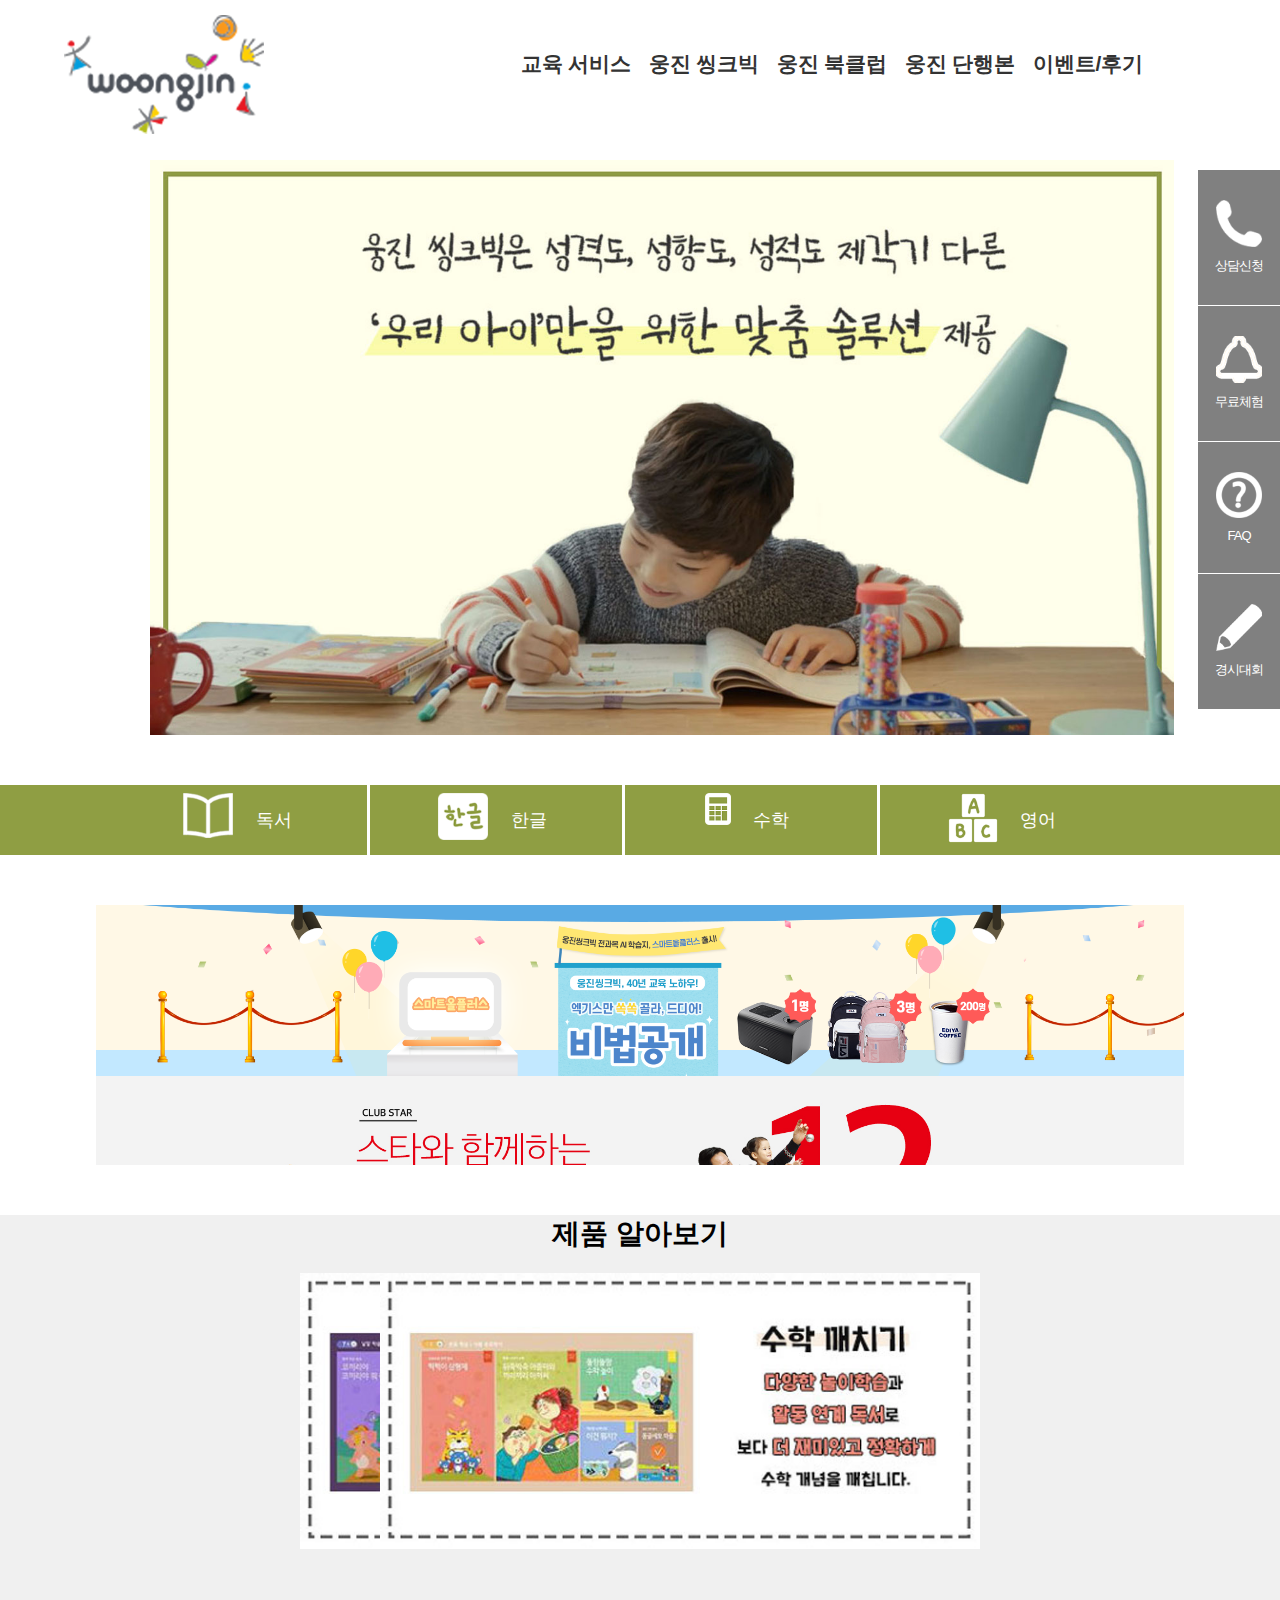
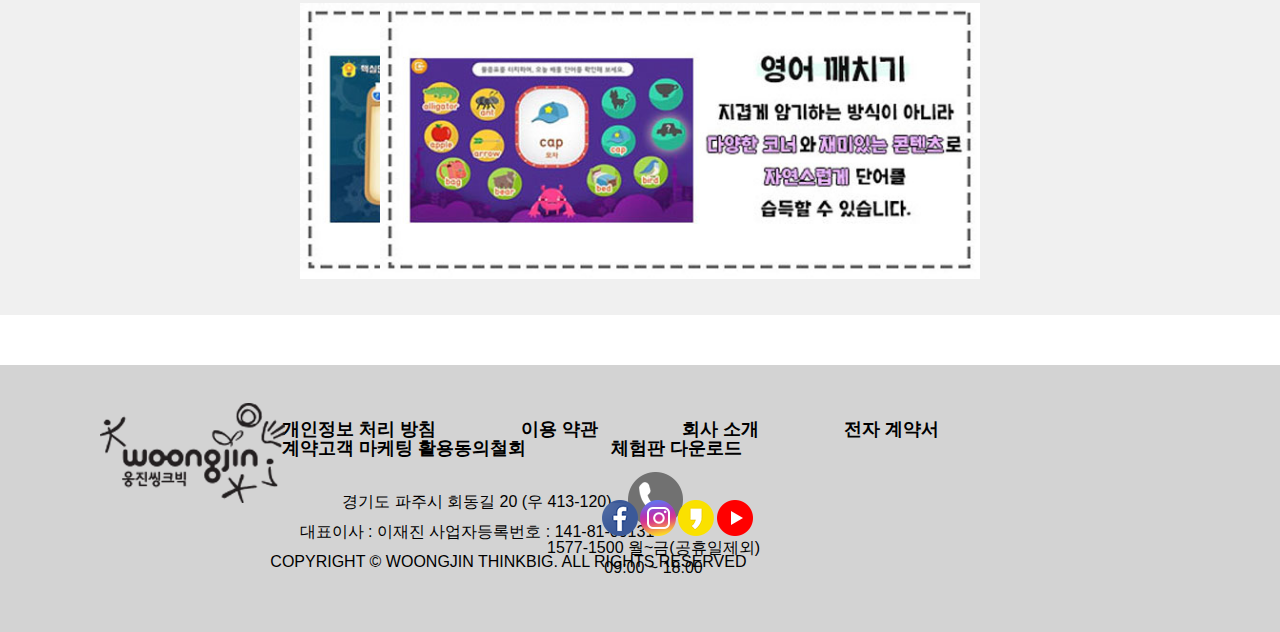
<file: thinkbig/index.html>
<!DOCTYPE html>
<html lang="ko">
<head>
    <meta charset="UTF-8">
    <meta name="viewport" content="width=device-width, initial-scale=1, minimum-scale=1, maximum-scale=1, user-scalable=no">
    <title>THINKBIG</title>
    <link rel="shortcut icon" href="../crop/favicon/16x16.ico">
<!--
    <link rel="shortcut icon" href="../crop/favicon/16x16.png" type="image/x-icon">
    <link rel="icon" href="../crop/favicon/favicon.ico">
    <link rel="icon" href="../crop/favicon/16x16.png" sizes="16x16"> 
    <link rel="icon" href="../crop/favicon/32x32.png" sizes="32x32"> 
    <link rel="icon" href="../crop/favicon/48x48.png" sizes="48x48"> 
    <link rel="icon" href="../crop/favicon/72x72.png" sizes="72x72"> 
    <link rel="icon" href="../crop/favicon/128x128.png" sizes="128x128">
    <link rel="stylesheet" type="text/css" href="css/reset.css">
    <link rel="stylesheet" type="text/css" href="css/default.css">
    <link rel="shortcut icon" href="../crop/favicon/favicon.ico">
    <link rel="apple-touch-icon-precomposed" href="../crop/favicon/128x128.png">
-->
    
    <!-- 인터넷 익스플로러용 타일 아이콘 144x144 -->
    
    <link rel="stylesheet" type="text/css" href="common.css">
    <script src="jquery-1.11.1.js"></script>
    <script src="main.js"></script>
    <style>
        *{margin: 0; padding: 0;}
        body ,html{width: 100%; height: 100%;}
        a{display: block;}
        li{list-style: none;}
    
    </style>
</head>
<body>
    <header class="header">
        <div class="contbody">
            <h1 class="logoh1"><a href=""><img src="./crop/header/logo.png" alt="웅진씽크빅"></a></h1>
            <input type="checkbox" class="ck_item" id="ck1">
<!--            <input type="checkbox" class="ck_item" id="ck2">-->
            <label class="menubtn" for="ck1"><img class="menuimg" src="crop/main/menu.png" alt=""><a href="">메뉴</a></label>
<!--            <label class="menubtn" for="ck1"><img class="closeimg" src="crop/main/close.png" alt="">닫기</label>-->
            <ul class="nav">
                <li class="nav_li"><a href="#" class="nav_a">교육 서비스</a>
<!--
                    <ul class="gnb">
                        <li><a href="#">교육 서비스 소개</a></li>
                    </ul>
-->
                </li>
                <li class="nav_li"><a href="#" class="nav_a" >웅진 씽크빅</a>
<!--
                    <ul class="gnb">
                       <li><a href="#">웅진 씽크빅 소개</a></li>
                       <li><a href="#">내게 맞는 씽크빅 찾기</a></li> 
                       <li><a href="#">연령별 제품 보기</a></li>
                       <li><a href="#">웅진 씽크빅 과목개</a></li>
                       <li><a href="#">웅진 씽크빅 관리 서비스</a></li>
                    </ul>
-->
                </li>
                <li class="nav_li"><a href="#" class="nav_a" >웅진 북클럽</a>
<!--
                    <ul class="gnb">
                       <li><a href="#">웅진 북클럽 소개</a></li>
                       <li><a href="#">내게 맞는 북클럽 찾기</a></li> 
                       <li><a href="#">웅진 북클럽 전집</a></li>
                       <li><a href="#">웅진 북클럽 토이</a></li>
                       <li><a href="#">웅진 북클럽 곰돌이</a></li>
                       <li><a href="#">웅진 북클럽 AI 독서 케어</a></li>
                    </ul >
-->
                </li>
                <li class="nav_li"><a href="#" class="nav_a" >웅진 단행본</a>
<!--
                    <ul class="gnb">
                       <li><a href="#">웅진 단행본 소개</a></li>
                    </ul>
-->
                </li>
                <li class="nav_li"><a href="#" class="nav_a" >이벤트/후기</a>
<!--
                    <ul class="gnb">
                       <li><a href="#">이벤트</a></li>
                       <li><a href="#">종료된 이벤트</a></li> 
                       <li><a href="#">당첨자 발표</a></li>
                       <li><a href="#">공지사항</a></li>
                    </ul>
-->
                </li>
            </ul>
            <label for="ck1" class="close"></label>
        </div>
    </header>
    <div class="container">
        <p class="visual"><img src="crop/main/visual.jpg" alt=""></p>
    </div>
    <div class="quick">
        <ul>
            <li>
                <a href="#">
                    <span class="img">
                        <img class="quickimg" src="crop/main/call.png" alt="">
                    </span>
                    <span>상담신청</span>
                </a>
            </li>
        </ul>
        <ul>
            <li>
                <a href="#">
                    <span class="img">
                        <img  class="quickimg" src="crop/main/menu2.png" alt="">
                    </span>
                    <span>무료체험</span>
                </a>
            </li>
        </ul>
        <ul>
            <li>
                <a href="#">
                    <span class="img">
                        <img  class="quickimg" src="crop/main/menu3.png" alt="">
                    </span>
                    <span>FAQ</span>
                </a>
            </li>
        </ul>
        <ul>
            <li>
                <a href="#">
                    <span class="img">
                        <img  class="quickimg" src="crop/main/menu4.png" alt="">
                    </span>
                    <span>경시대회</span>
                </a>
            </li>
        </ul>
        
    </div>
    <div class="content">
        <div class="mainService">
            <ul>
                <li>
                    <a href="#">
                        <img src="crop/main/book.png" alt=""><span>독서</span>
                    </a>
                </li>
                <li>
                    <a href="#">
                        <img src="crop/main/hangeul.png" alt=""><span>한글</span>
                    </a>
                </li>
                <li>
                    <a href="#">
                        <img class="mathimg" src="crop/main/math.png" alt=""><span>수학</span>
                    </a>
                </li>
                <li>
                    <a href="#">
                        <img src="crop/main/english.png" alt=""><span>영어</span>
                    </a>
                </li>
            </ul>
        </div>
<!--
        
-->
        
    </div>

    <div>
    <div class="subVisual">
           <ul class="subvisual1">
               <li>
                   <a href=""><img src="crop/main/visual3.jpg" alt=""></a>
               </li>
               <li>
                   <a href=""><img src="crop/main/visual4.jpg" alt=""></a>
               </li>
               <li>
                   <a href=""><img src="crop/main/visual5.jpg" alt=""></a>
               </li>
               <li>
                   <a href=""><img src="crop/main/visual6.jpg" alt=""></a>
               </li>
           </ul> 
           <div class="control">
            <ul class="control_nav">
                <li class="control_nav1"><a href="#">1</a></li>
                <li class="control_nav2"><a href="#">2</a></li>
                <li class="control_nav3"><a href="#">3</a></li>
                <li class="control_nav4"><a href="#">4</a></li>
            </ul>
        </div>
        </div>
        
    </div>

    <div id="page3">
          <div class="service">
           <h3><span>제품 알아보기</span></h3>
            <ul>
                <li><a href=""><img  class="img1" src="crop/main/hangeul1.jpg" alt=""></a></li>
            </ul>
            <ul>
                <li><a href=""><img class="img2" src="crop/main/math2.jpg" alt=""></a></li>
            </ul>
            <ul>
                <li><a href=""><img class="img3" src="crop/main/science3.jpg" alt=""></a></li>
            </ul>
            <ul>
                <li><a href=""><img  class="img4" src="crop/main/english4.jpg" alt=""></a></li>
            </ul>
            </div>
            
        </div>
    
    
    
    
    
    
    
    
    
    
    


    <footer id="footer">
        <p class="ftlogo"><img src="crop/footer/ftlogo.png" alt="웅진씽크빅"></p>
        <ul class="ftmenu">
            <li><a href="#">개인정보 처리 방침</a></li>
            <li><a href="#">이용 약관</a></li>
            <li><a href="#">회사 소개</a></li>
            <li><a href="#">전자 계약서</a></li>
            <li><a href="#">계약고객 마케팅 활용동의철회</a></li>
            <li><a href="#">체험판 다운로드</a></li>
        </ul>
        <adress><a class="adress">경기도 파주시 회동길 20 (우 413-120)<br> 대표이사 : 이재진 사업자등록번호 : 141-81-09131</a></adress>
        <p class="copy">COPYRIGHT &copy; WOONGJIN THINKBIG. ALL RIGHTS RESERVED</p>
        <p class="ftcall"><span><img src="crop/footer/ftcall.png" alt="1577-1500 월~금(공휴일제외) 09:00 ~ 18:00"><a>1577-1500 월~금(공휴일제외)<br> 09:00 ~ 18:00</a></span></p>
        <ul class="snsicon">
            <li class="socialIcon1"><a href="https://www.facebook.com/woongjinthinkbig/" target="_blank"><img src="crop/footer/facebook.png" alt="페이스북 바로가기"></a></li>
            <li class="socialIcon2"><a href="https://www.instagram.com/wjthinkbig_official/" target="_blank"><img src="crop/footer/insta.png" alt="인스타그램 바로가기"></a></li>
            <li class="socialIcon3"><a href="https://story.kakao.com/ch/wjdachaek" target="_blank"><img src="crop/footer/kakao.png" alt="카카오톡 바로가기"></a></li>
            <li class="socialIcon4"><a href="https://www.youtube.com/channel/UC2FpN0zDKwnd1YJz4tdKL6g" target="_blank"><img src="crop/footer/youtube.png" alt="유튜브 바로가기"></a></li>
        </ul>
    </footer>

</body>
</html>
</file>
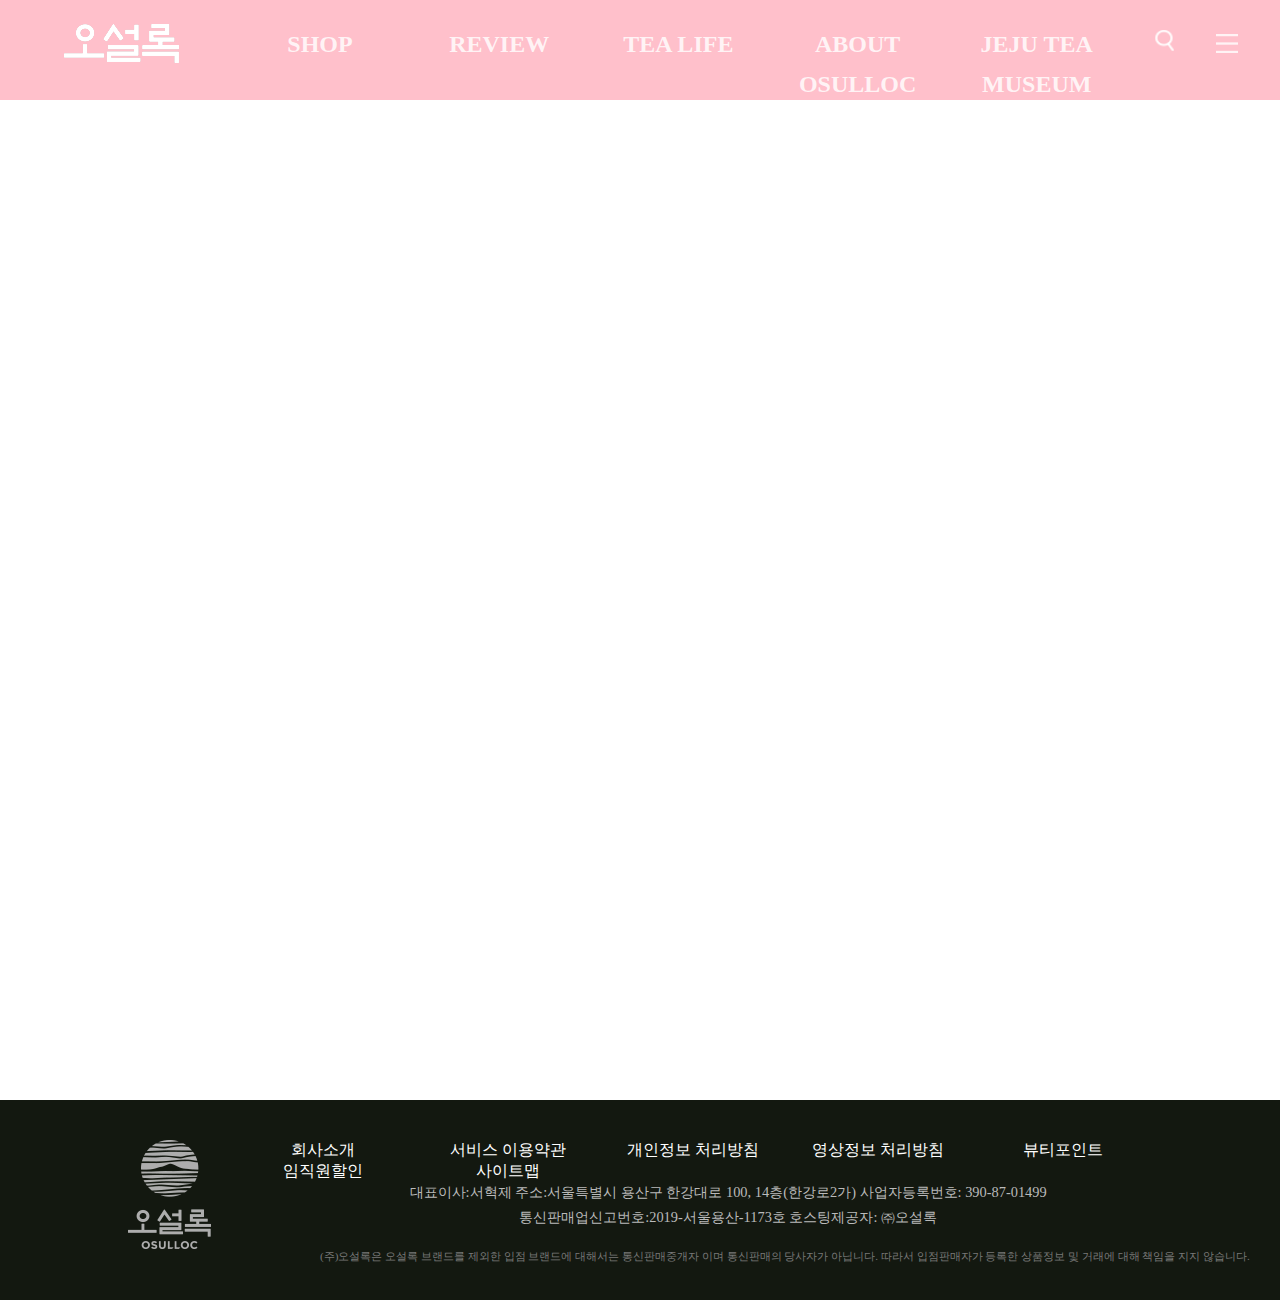
<file: os/sub.html>
<!DOCTYPE html>
<html lang="en">
<head>
    <meta charset="UTF-8">
    <title>오설록</title>
    <link rel="stylesheet" href="sub_style.css">
    <script src="jquery-1.11.1.js"></script>
    <script src="main.js"></script>
    <link href="https://fonts.googleapis.com/css?family=Permanent+Marker|Titillium+Web&display=swap" rel="stylesheet">
</head>
<body>
    <div class="wrap">
        <header>
           <div class="hd">
            <a href="sub.html" class="logo"><img src="img/logo_s.png" alt="#"></a>
            <ul class="menuul">
                <li class="menuli">
                    <a href="#" class="menua">SHOP</a>
                    <ul class="subul">
                        <li class="subli">
                            <a href="#" class="suba">TEA SHOP</a>
                        </li>
                        <li class="subli">
                            <a href="#" class="suba">TEA WEAR SHOP</a>
                        </li>
                        <li class="subli">
                            <a href="#" class="suba">GIFT SHOP</a>
                        </li>
                        <li class="subli">
                            <a href="#" class="suba">WEEKLY BEST</a>
                        </li>
                    </ul>
                </li>
                <li class="menuli">
                    <a href="#" class="menua">REVIEW</a>
                    <ul class="subul">
                        <li class="subli">
                            <a href="#" class="suba">상품 구매후기</a>
                        </li>
                        <li class="subli">
                            <a href="#" class="suba">MD'S PICK</a>
                        </li>
                        <li class="subli">
                            <a href="#" class="suba">티매니아</a>
                        </li>
                        <li class="subli">
                            <a href="#" class="suba">매장방문기</a>
                        </li>
                    </ul>
                </li>
                <li class="menuli">
                    <a href="#" class="menua">TEA LIFE</a>
                    <ul class="subul">
                        <li class="subli">
                            <a href="#" class="suba">이벤트</a>
                        </li>
                        <li class="subli">
                            <a href="#" class="suba">온라인 쇼핑혜택</a>
                        </li>
                        <li class="subli">
                            <a href="#" class="suba">인스타그램</a>
                        </li>
                        <li class="subli">
                            <a href="#" class="suba">ABOUT TEA</a>
                        </li>
                    </ul>
                </li>
                <li class="menuli">
                    <a href="#" class="menua">ABOUT OSULLOC</a>
                    <ul class="subul">
                        <li class="subli">
                            <a href="#" class="suba">BRAND STORY</a>
                        </li>
                        <li class="subli">
                            <a href="#" class="suba">SINCE 1979</a>
                        </li>
                        <li class="subli">
                            <a href="#" class="suba">오설록 차밭 이야기</a>
                        </li>
                        <li class="subli">
                            <a href="#" class="suba">숫자로 보는 오설록</a>
                        </li>
                    </ul>
                </li>
                <li class="menuli">
                    <a href="#" class="menua">JEJU TEA MUSEUM</a>
                    <ul class="subul">
                        <li class="subli">
                            <a href="#" class="suba">티뮤지엄 소개</a>
                        </li>
                        <li class="subli">
                            <a href="#" class="suba">티스톤 예약</a>
                        </li>
                        <li class="subli">
                            <a href="#" class="suba">제주 오설록 맵</a>
                        </li>
                    </ul>
                </li>
                <li class="sch">
                    <a href="#search" class="search_opener"><img src="img/search.png" alt="검색"></a>
                </li>
                <li class="menu">
                    <a href="#menu" class="opener"><img src="img/menu.png" alt="메뉴"></a>
                </li>
            </ul>
            </div>
        </header>
        <div class="main"></div>
            
            
        <footer class="ft">
            <a href="index.html" class="ftlogo"><img src="img/f_logo.png" alt="하단로고"></a>
            <ul class="info">
                <li>
                    <a href="#">회사소개</a>
                </li>
                <li>
                    <a href="#">서비스 이용약관</a>
                </li>
                <li>
                    <a href="#">개인정보 처리방침</a>
                </li>
                <li>
                    <a href="#">영상정보 처리방침</a>
                </li>
                <li>
                    <a href="#">뷰티포인트</a>
                </li>
                <li>
                    <a href="#">임직원할인</a>
                </li>
                <li>
                    <a href="#">사이트맵</a>
                </li>
            </ul>
            <p class="copy">대표이사:서혁제 주소:서울특별시 용산구 한강대로 100, 14층(한강로2가) 사업자등록번호: 390-87-01499<br>통신판매업신고번호:2019-서울용산-1173호 호스팅제공자: ㈜오설록</p>
            <p class="copy2">(주)오설록은 오설록 브랜드를 제외한 입점 브랜드에 대해서는 통신판매중개자 이며 통신판매의 당사자가 아닙니다. 따라서 입점판매자가 등록한 상품정보 및 거래에 대해 책임을 지지 않습니다.</p>
        </footer>
    </div>
    <div id="menu">
      <a href="#" class="rightlogo">
          <img src="img/logo_m.png" alt="메뉴로고">
      </a>
      <a href="#" class="closeBtn"><img src="img/btn_m_closeMenu.png" alt="닫기이미지"></a>
      <div class="login">
             <img src="img/m_profile.jpg" class="loginimg" alt="로그인">
              <a href="#">로그인이 필요합니다.</a>
              <span class="deli">
                  <img src="img/ic_delivery.png" alt="주문배송조회">
                  <p>주문배송조회</p>
              </span>
              <span class="cart">
                  <img src="img/ic-mmbBucket.png" alt="장바구니">
                  <p>장바구니</p>
              </span>
      </div>
        <ul class="rightmenuul">
                <li class="rightmenuli">
                    <a href="#" class="rightmenua">SHOP</a>
                    <ul class="rightsubul">
                        <li class="rightsubli">
                            <a href="#" class="rightsuba">TEA SHOP</a>
                        </li>
                        <li class="rightsubli">
                            <a href="#" class="rightsuba">TEA WEAR SHOP</a>
                        </li>
                        <li class="rightsubli">
                            <a href="#" class="rightsuba">GIFT SHOP</a>
                        </li>
                        <li class="rightsubli">
                            <a href="#" class="rightsuba">WEEKLY BEST</a>
                        </li>
                    </ul>
                </li>
                <li class="rightmenuli">
                    <a href="#" class="rightmenua">REVIEW</a>
                    <ul class="rightsubul">
                        <li class="rightsubli">
                            <a href="#" class="rightsuba">상품 구매후기</a>
                        </li>
                        <li class="rightsubli">
                            <a href="#" class="rightsuba">MD'S PICK</a>
                        </li>
                        <li class="rightsubli">
                            <a href="#" class="rightsuba">티매니아</a>
                        </li>
                        <li class="rightsubli">
                            <a href="#" class="rightsuba">매장방문기</a>
                        </li>
                    </ul>
                </li>
                <li class="rightmenuli">
                    <a href="#" class="rightmenua">TEA LIFE</a>
                    <ul class="rightsubul">
                        <li class="rightsubli">
                            <a href="#" class="rightsuba">이벤트</a>
                        </li>
                        <li class="rightsubli">
                            <a href="#" class="rightsuba">온라인 쇼핑혜택</a>
                        </li>
                        <li class="rightsubli">
                            <a href="#" class="rightsuba">인스타그램</a>
                        </li>
                        <li class="rightsubli">
                            <a href="#" class="rightsuba">ABOUT TEA</a>
                        </li>
                    </ul>
                </li>
                <li class="rightmenuli">
                    <a href="#" class="rightmenua">ABOUT OSULLOC</a>
                    <ul class="rightsubul">
                        <li class="rightsubli">
                            <a href="#" class="rightsuba">BRAND STORY</a>
                        </li>
                        <li class="rightsubli">
                            <a href="#" class="rightsuba">SINCE 1979</a>
                        </li>
                        <li class="rightsubli">
                            <a href="#" class="rightsuba">오설록 차밭 이야기</a>
                        </li>
                        <li class="rightsubli">
                            <a href="#" class="rightsuba">숫자로 보는 오설록</a>
                        </li>
                    </ul>
                </li>
                <li class="rightmenuli">
                    <a href="#" class="rightmenua">JEJU TEA MUSEUM</a>
                    <ul class="rightsubul">
                        <li class="rightsubli">
                            <a href="#" class="rightsuba">티뮤지엄 소개</a>
                        </li>
                        <li class="rightsubli">
                            <a href="#" class="rightsuba">티스톤 예약</a>
                        </li>
                        <li class="rightsubli">
                            <a href="#" class="rightsuba">제주 오설록 맵</a>
                        </li>
                    </ul>
                </li>
        </ul>
        <div class="bottom">
            <span class="store">
                  <img src="img/f1%20(1).png" alt="매장찾기">
                  <p>매장찾기</p>
              </span>
              <span class="client">
                  <img src="img/f3%20(1).png" alt="매장찾기">
                  <p>고객센터</p>
              </span>
              <span class="noti">
                  <img src="img/f4%20(1).png" alt="매장찾기">
                  <p>공지사항</p>
              </span>
              <span class="point">
                  <img src="img/f2%20(1).png" alt="매장찾기">
                  <p>포인트 추후적립</p>
              </span>
        </div>
    </div>
    <div id="search">
        <div class="input">
            <input type="text" name="textfield" class="input2" placeholder="제품명을 입력해주세요.">
            <a href="#" class="inputsearch"><img src="img/search2.png" alt="검색"></a>
            <a href="#" class="back">취소</a>
        </div>
        <div class="tag">
            <p class="tag1">최근검색</p>
            <p class="tag2">최근검색어가 없습니다.</p>
            <p class="tag3">자주쓰는 검색</p>
            <p class="tag4">자주쓰는 검색어가 없습니다.</p>
            <p class="tag5">인기검색</p>
            <p class="tag6">
                <ul class="keyword">
                    <li>
                        <p>녹차</p>
                    </li>
                    <li>
                        <p>마스터블렌드</p>
                    </li>
                    <li>
                        <p>제주</p>
                    </li>
                    <li>
                        <p>red</p>
                    </li>
                    <li>
                        <p>국화차</p>
                    </li>
                    <li>
                        <p>달빛걷기</p>
                    </li>
                    <li>
                        <p>웨딩</p>
                    </li>
                </ul>
            </p>
        </div>
    </div>
</body>
</html>
</file>
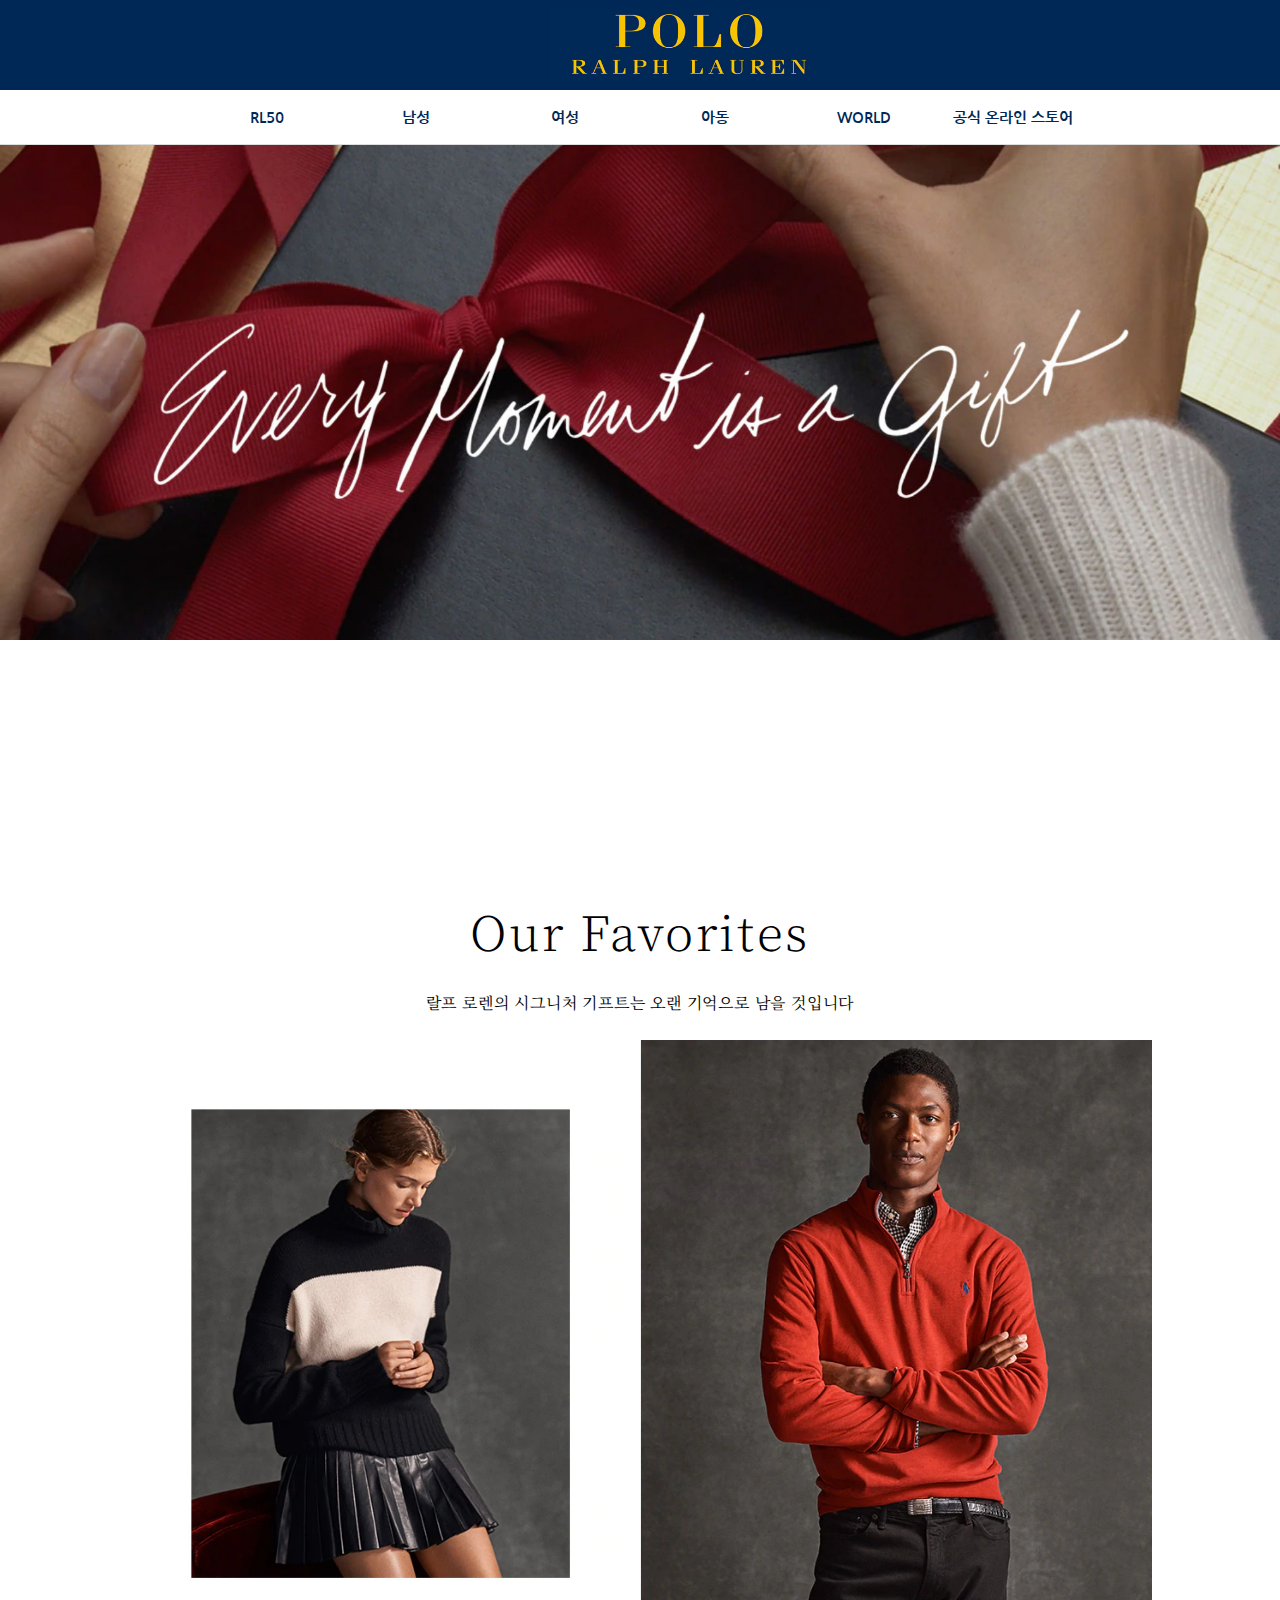
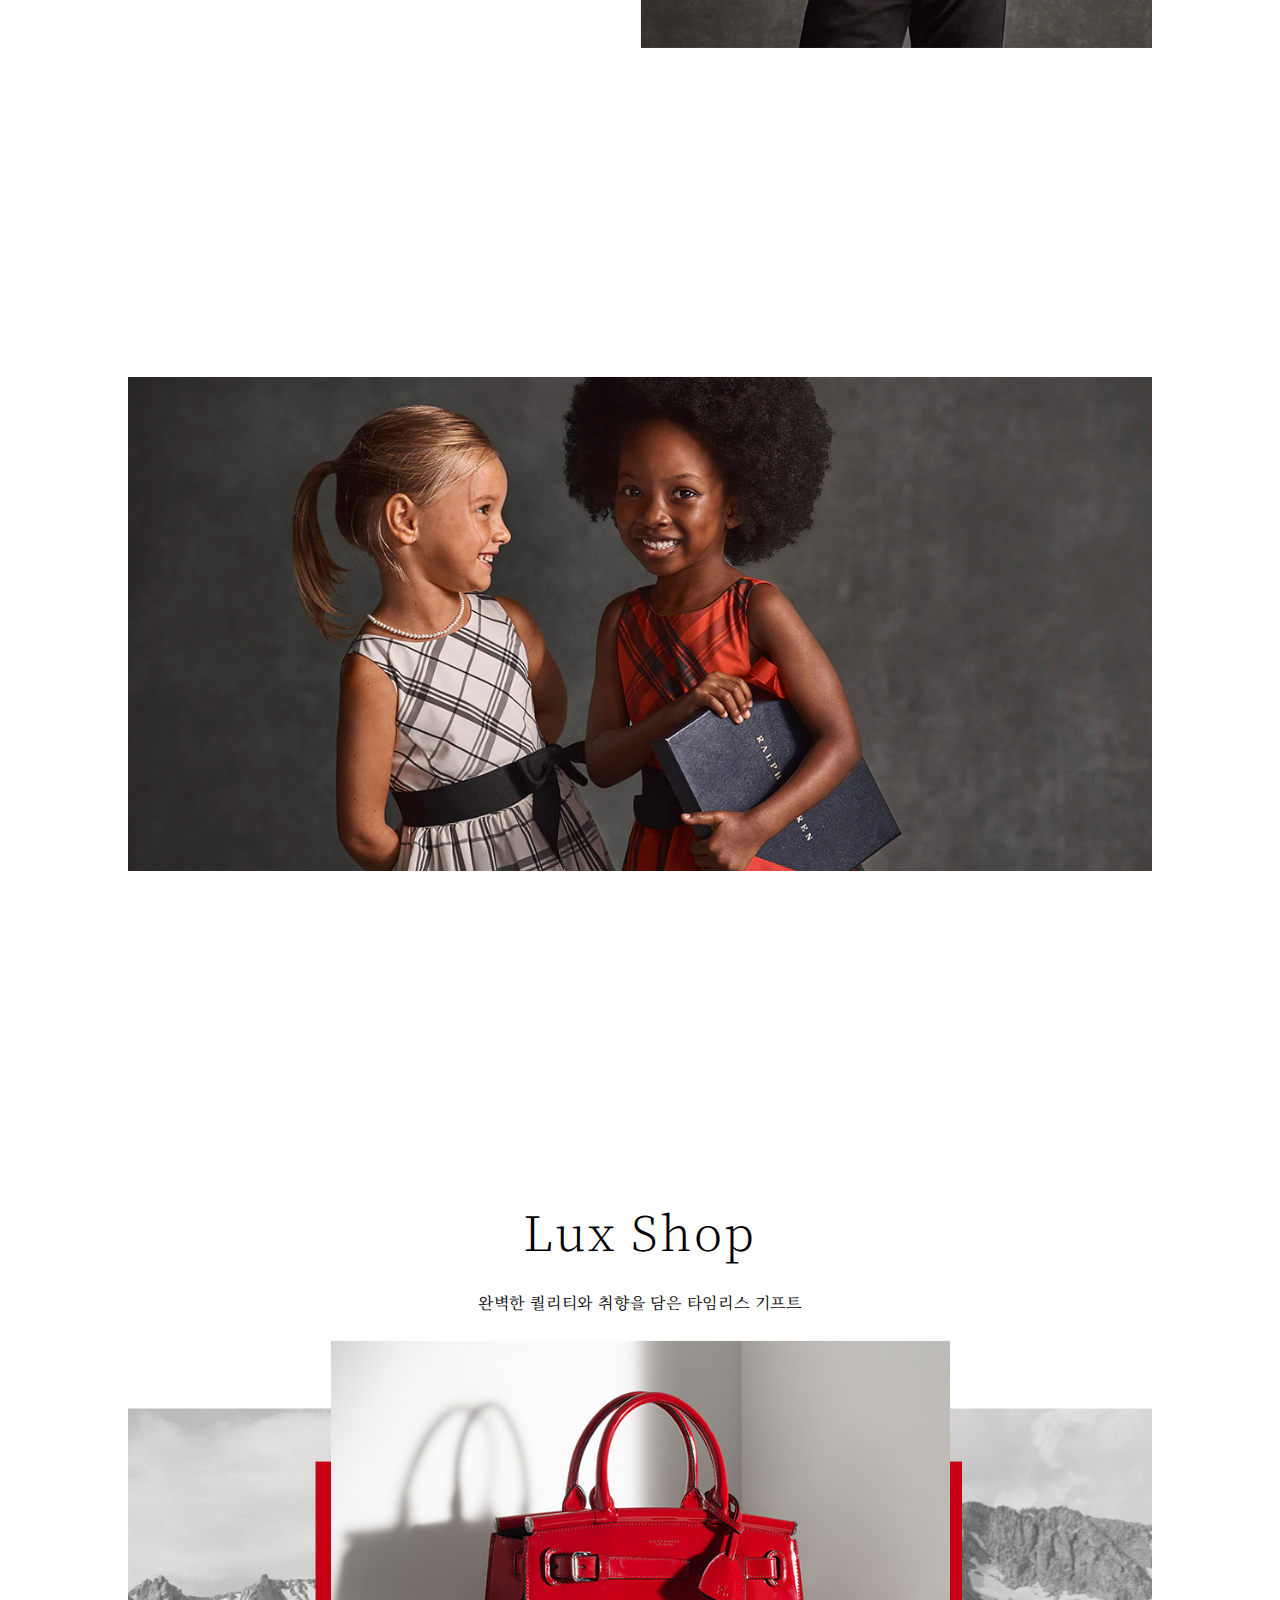
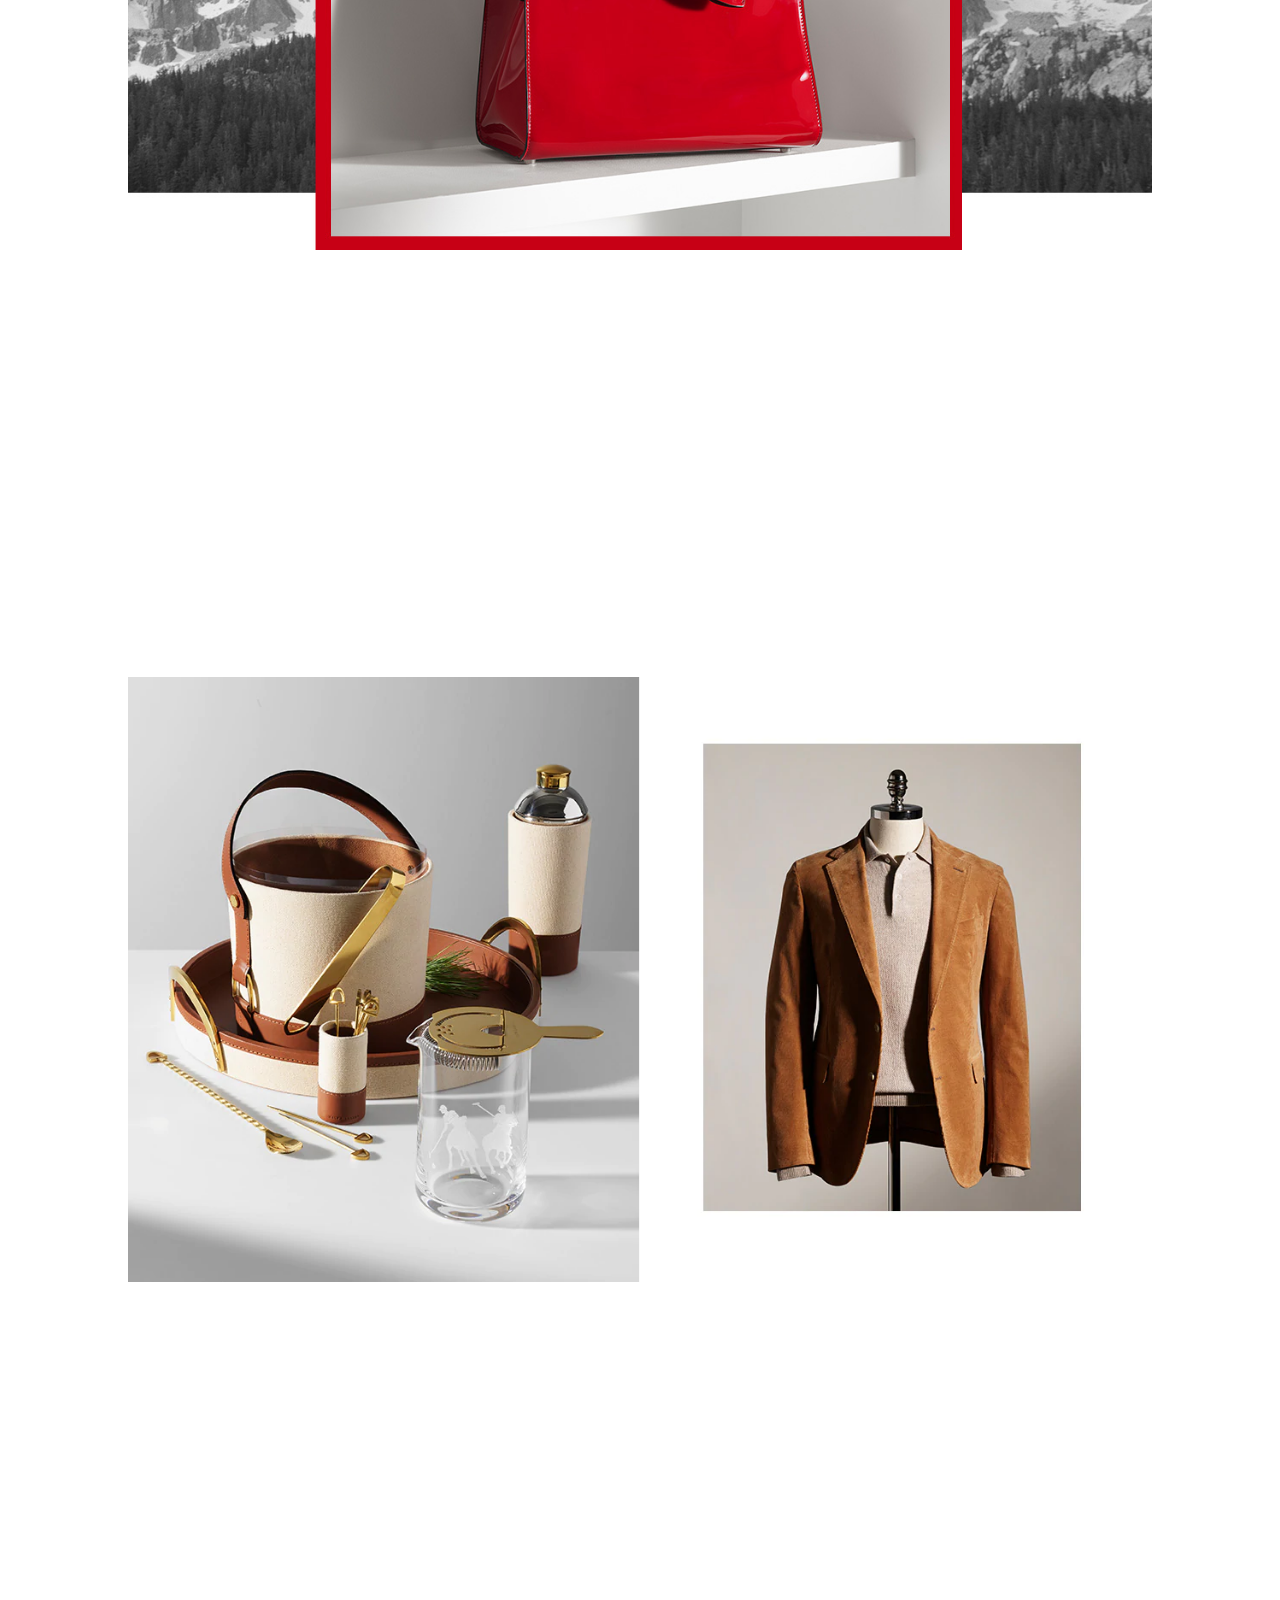
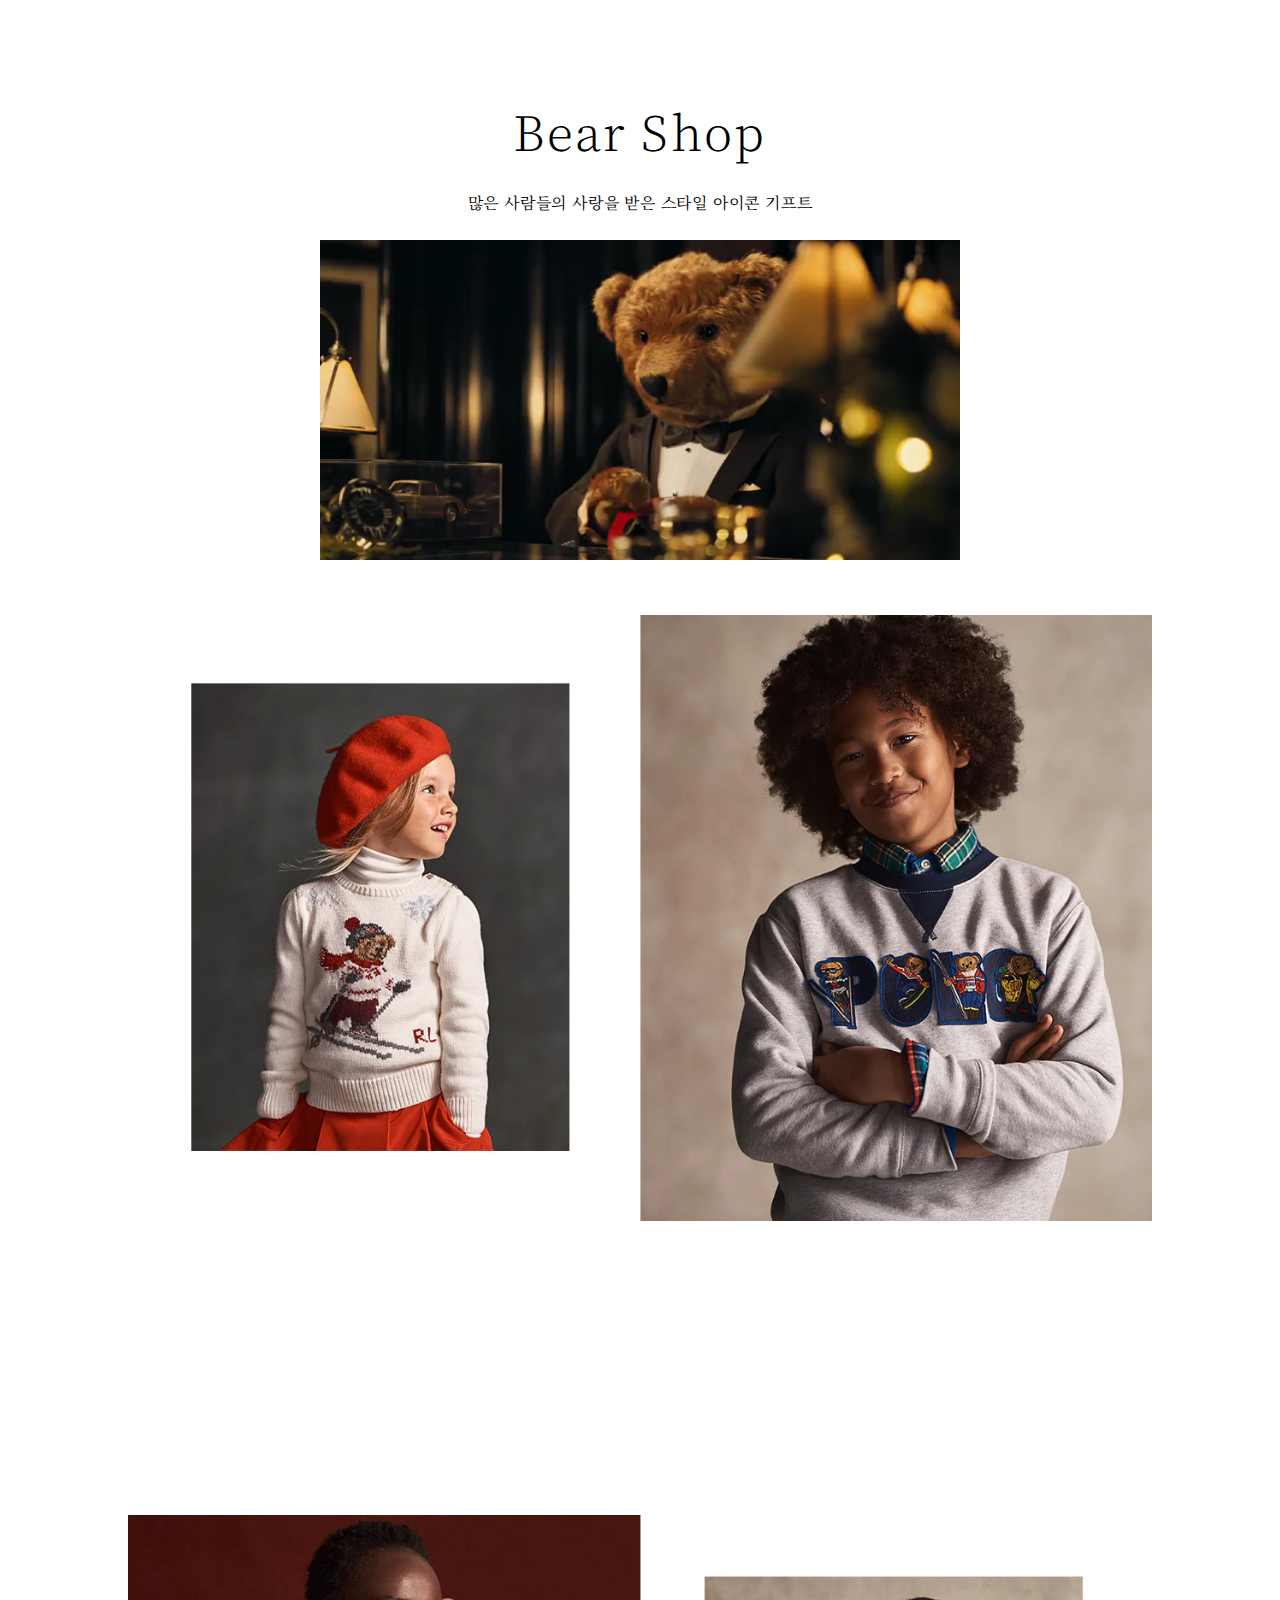
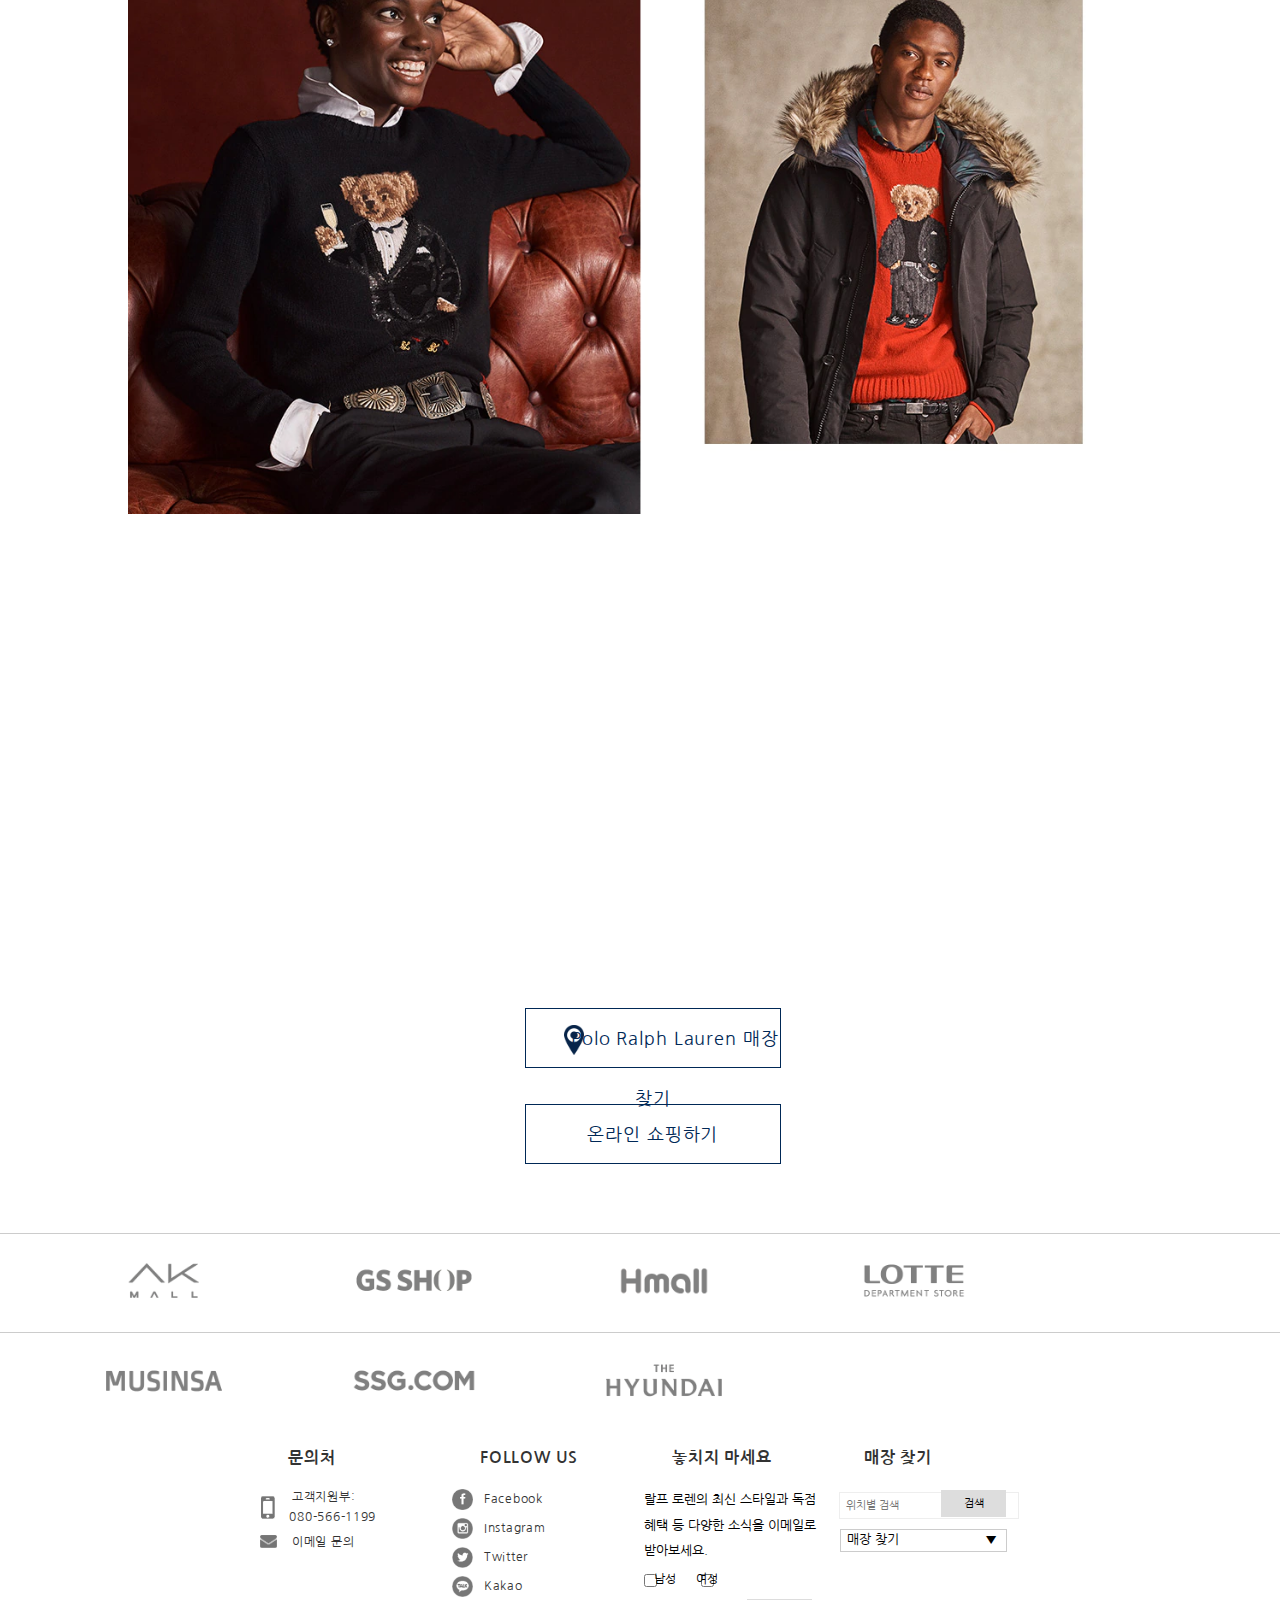
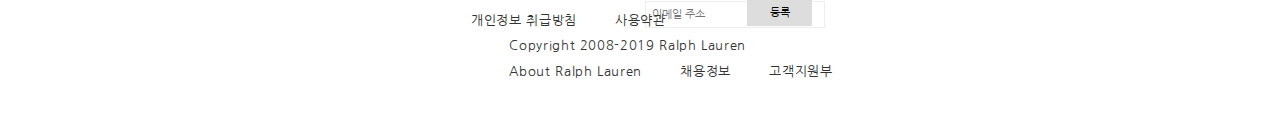
<file: polo/sub.html>
<!DOCTYPE html>
<html lang="en">
<head>
    <meta charset="UTF-8">
    <title>POLO</title>
    <link href="https://fonts.googleapis.com/css?family=Nanum+Gothic|Source+Sans+Pro&display=swap" rel="stylesheet">
    <link href="https://fonts.googleapis.com/css?family=Noto+Serif+KR&display=swap" rel="stylesheet">
    <link href="https://fonts.googleapis.com/css?family=Nanum+Myeongjo&display=swap" rel="stylesheet">
    <link rel="stylesheet" href="sub_style.css">
    <script src="jquery-1.11.1.js"></script>
    <script src="main.js"></script>
</head>
<body>
    <div class="wrap">
        <header class="hd">
           <div class="logo">
               <a href="sub.html"><img src="images/logo.jpg" alt="로고"></a>
           </div>
            <ul class="nav">
                <li class="nav_li">
                    <a href="#" class="nav_a">RL50</a>
                </li>
                <li class="nav_li">
                    <a href="#" class="nav_a">남성</a>
                    <div class="sub_all">
                        <ul class="sub sub1">
                            <li>
                               <img src="images/menu_2_1.jpg" alt="PURPLE LABEL">
                                <a href="#">PURPLE LABEL</a>
                            </li>
                            <li>
                               <img src="images/menu_2_2.jpg" alt="POLO RALPH LAUREN">
                                <a href="#">POLO RALPH LAUREN</a>
                            </li>
                            <li>
                               <img src="images/menu_2_3.jpg" alt="POLO DENIM">
                                <a href="#">POLO DENIM</a>
                            </li>
                            <li>
                               <img src="images/menu_2_4.jpg" alt="OUTDOORSMAN">
                                <a href="#">OUTDOORSMAN</a>
                            </li>
                            <li>
                               <img src="images/menu_2_5.jpg" alt="쥬얼리">
                                <a href="#">타임피스 &amp; 쥬얼리</a>
                            </li>
                            <li>
                               <img src="images/menu_2_5.jpg" alt="EARTH POLO">
                                <a href="#">EARTH POLO</a>
                            </li>
                            <li>
                               <img src="images/menu_2_7.jpg" alt="OUTERWEAR">
                                <a href="#">OUTERWEAR</a>
                            </li>
                        </ul>
                    </div>
                </li>
                <li class="nav_li">
                    <a href="#" class="nav_a">여성</a>
                    <div class="sub_all">
                        <ul class="sub sub2">
                            <li>
                               <img src="images/menu_3_1.jpg" alt="RALPH LAUREN COLLECTION">
                                <a href="#">COLLECTION</a>
                            </li>
                            <li>
                               <img src="images/menu_3_2.jpg" alt="POLO RALPH LAUREN">
                                <a href="#">POLO RALPH LAUREN</a>
                            </li>
                            <li>
                               <img src="images/menu_3_3.jpg" alt="POLO DENIM">
                                <a href="#">POLO DENIM</a>
                            </li>
                            <li>
                               <img src="images/menu_3_4.jpg" alt="LAUREN">
                                <a href="#">LAUREN</a>
                            </li>
                            <li>
                               <img src="images/menu_2_5.jpg" alt="쥬얼리">
                                <a href="#">타임피스 &amp; 쥬얼리</a>
                            </li>
                            <li>
                               <img src="images/menu_3_6.jpg" alt="BELLPORT BAG">
                                <a href="#">BELLPORT BAG</a>
                            </li>
                            <li>
                               <img src="images/menu_2_5.jpg" alt="EARTH POLO">
                                <a href="#">EARTH POLO</a>
                            </li>
                            <li>
                               <img src="images/menu_3_8.jpg" alt="OUTERWEAR">
                                <a href="#">OUTERWEAR</a>
                            </li>
                        </ul>
                    </div>
                </li>
                <li class="nav_li">
                    <a href="#" class="nav_a">아동</a>
                    <div class="sub_all">
                        <ul class="sub sub3">
                            <li>
                               <img src="images/menu_4_1.jpg" alt="POLO RALPH LAUREN">
                                <a href="#">POLO RALPH LAUREN</a>
                            </li>
                            <li>
                               <img src="images/menu_4_2.jpg" alt="RALPH LAUREN BABY">
                                <a href="#">RALPH LAUREN BABY</a>
                            </li>
                            <li>
                               <img src="images/menu_4_3.jpg" alt="OUTERWEAR">
                                <a href="#">OUTERWEAR</a>
                            </li>
                        </ul>
                    </div>
                </li>
                <li class="nav_li">
                    <a href="#" class="nav_a">WORLD</a>
                    <div class="sub_all">
                        <ul class="sub sub4">
                            <li>
                               <img src="images/menu_5_1.jpg" alt="브랜드 스토리">
                                <a href="#">브랜드 스토리</a>
                            </li>
                            <li>
                               <img src="images/menu_5_2.jpg" alt="플래그십 스토어">
                                <a href="#">플래그십 스토어</a>
                            </li>
                            <li>
                               <img src="images/menu_5_3.jpg" alt="레스토랑">
                                <a href="#">레스토랑</a>
                            </li>
                            <li>
                               <img src="images/menu_5_4.jpg" alt="RL STYLE">
                                <a href="#">RL STYLE</a>
                            </li>
                        </ul>
                    </div>
                </li>
                <li class="nav_li">
                    <a href="#" class="nav_a">공식 온라인 스토어</a>
                </li>
            </ul>
        </header>
        
        <div class="main">
            <img src="images/present.jpg" alt="1">
        </div>
        
        <div class="main2">
            <h3>Our Favorites</h3>
            <p>랄프 로렌의 시그니처 기프트는 오랜 기억으로 남을 것입니다</p>
            <img src="images/sub1.PNG" alt="서브1">
            <img src="images/sub2.PNG" alt="서브2">
        </div>
        
        <div class="main3">
            <h3>Lux Shop</h3>
            <p>완벽한 퀄리티와 취향을 담은 타임리스 기프트</p>
            <img src="images/sub3.PNG" alt="서브3">
            <img src="images/sub4.PNG" alt="서브4">
        </div>
        
        <div class="main4">
            <h3>Bear Shop</h3>
            <p>많은 사람들의 사랑을 받은 스타일 아이콘 기프트</p>
            <video src="images/vdo4.mp4" id="vd1" autoplay loop muted></video>
            <img src="images/sub5.PNG" alt="서브5" class="sub6">
            <img src="images/sub6.PNG" alt="서브6" class="sub5">
            <a href="#" class="store"><img src="images/here.png" alt="위치">Polo Ralph Lauren 매장 찾기</a>
            <a href="#" class="online">온라인 쇼핑하기</a>
        </div>
        
        
        <div class="family_site">
            <ul>
                <li>
                    <a href="#"><img src="images/akmall.png" alt="akmall"></a>
                </li>
                <li>
                    <a href="#"><img src="images/gsshop.png" alt="gsshop"></a>
                </li>
                <li>
                    <a href="#"><img src="images/hamll.png" alt="hamll"></a>
                </li>
                <li>
                    <a href="#"><img src="images/lotte.png" alt="lotte"></a>
                </li>
                <li>
                    <a href="#"><img src="images/musinsa.png" alt="musinsa"></a>
                </li>
                <li>
                    <a href="#"><img src="images/ssg.png" alt="ssg"></a>
                </li>
                <li>
                    <a href="#"><img src="images/thehyundai.png" alt="thehyundai"></a>
                </li>
            </ul>
        </div>
        <footer class="ft">
            <ul class="ft_f">
                <li class="ft_f_li">
                    <ul class="ft_s">
                       <li class="ft_s_tit"><p>문의처</p></li>
                        <li>
                            <a href="#" class="icon phone">고객지원부: &nbsp;&nbsp;&nbsp;&nbsp;&nbsp;&nbsp;&nbsp;&nbsp;&nbsp;080-566-1199</a>
                        </li>
                        <li>
                            <a href="#" class="icon email">이메일 문의</a>
                        </li>
                    </ul>
                    <ul class="ft_s">
                       <li class="ft_s_tit"><p>FOLLOW US</p></li>
                        <li>
                            <a href="#" class="icon facebook">Facebook</a>
                        </li>
                        <li>
                            <a href="#" class="icon insta">Instagram</a>
                        </li>
                        <li>
                            <a href="#" class="icon twitter">Twitter</a>
                        </li>
                        <li>
                            <a href="#" class="icon kakao">Kakao</a>
                        </li>
                    </ul>
                    <ul class="ft_s">
                       <li class="ft_s_tit"><p>놓치지 마세요</p></li>
                        <li class="to_email">
                            <p>랄프 로렌의 최신 스타일과 독점 혜택 등 다양한 소식을 이메일로 받아보세요.</p>
                        </li>
                        <li class="checkbox">
                            <input type="checkbox" name="남성">
                            <p>남성</p>
                            <input type="checkbox" name="여성">
                            <p>여성</p>
                        </li>
                        <li class="button">
                            <input type="text" name="이메일주소" placeholder="이메일 주소" class="email_box">
                            <p class="btn_box">등록</p>
                        </li>
                    </ul>
                    <ul class="ft_s">
                       <li class="ft_s_tit"><p>매장 찾기</p></li>
                        <li class="map">
                            <p><input type="text" name="위치별 검색" placeholder="위치별 검색" class="map_tit"></p>
                            <p class="btn_box">검색</p>
                        </li>
                        <li>
                            <ul class="family">
                               <li><p>매장 찾기</p></li>
                                <li>
                                    <a href="#">ALL BRANDS</a>
                                </li>
                                <li>
                                    <a href="#">RALPH LAUREN</a>
                                </li>
                                <li>
                                    <a href="#">POLO RALPH LAUREN</a>
                                </li>
                                <li>
                                    <a href="#">RRL</a>
                                </li>
                                <li>
                                    <a href="#">RALPH LAUREN CHILDREN</a>
                                </li>
                                <li>
                                    <a href="#">LAUREN</a>
                                </li>
                                <li>
                                    <a href="#">RALPH LAUREN HOME</a>
                                </li>
                                <li>
                                    <a href="#">SPORT</a>
                                </li>
                                <li>
                                    <a href="#">WATCHES &amp; JEWELRY</a>
                                </li>
                            </ul>
                        </li>
                        <li>
                            <ul class="ft_s_li">
                                <li>
                                    <a href="#">개인정보 취급방침</a>
                                </li>
                                <li>
                                    <a href="#">사용약관</a>
                                </li>
                                <li>
                                    <a href="#">Copyright 2008-2019 Ralph Lauren</a>
                                </li>
                                <li>
                                    <a href="#">About Ralph Lauren</a>
                                </li>
                                <li>
                                    <a href="#">채용정보</a>
                                </li>
                                <li>
                                    <a href="#">고객지원부</a>
                                </li>
                            </ul>
                        </li>
                    </ul>
                </li>
                <li class="ft_2">
                    
                </li>
            </ul>
        </footer>
    </div>
</body>
</html>
</file>
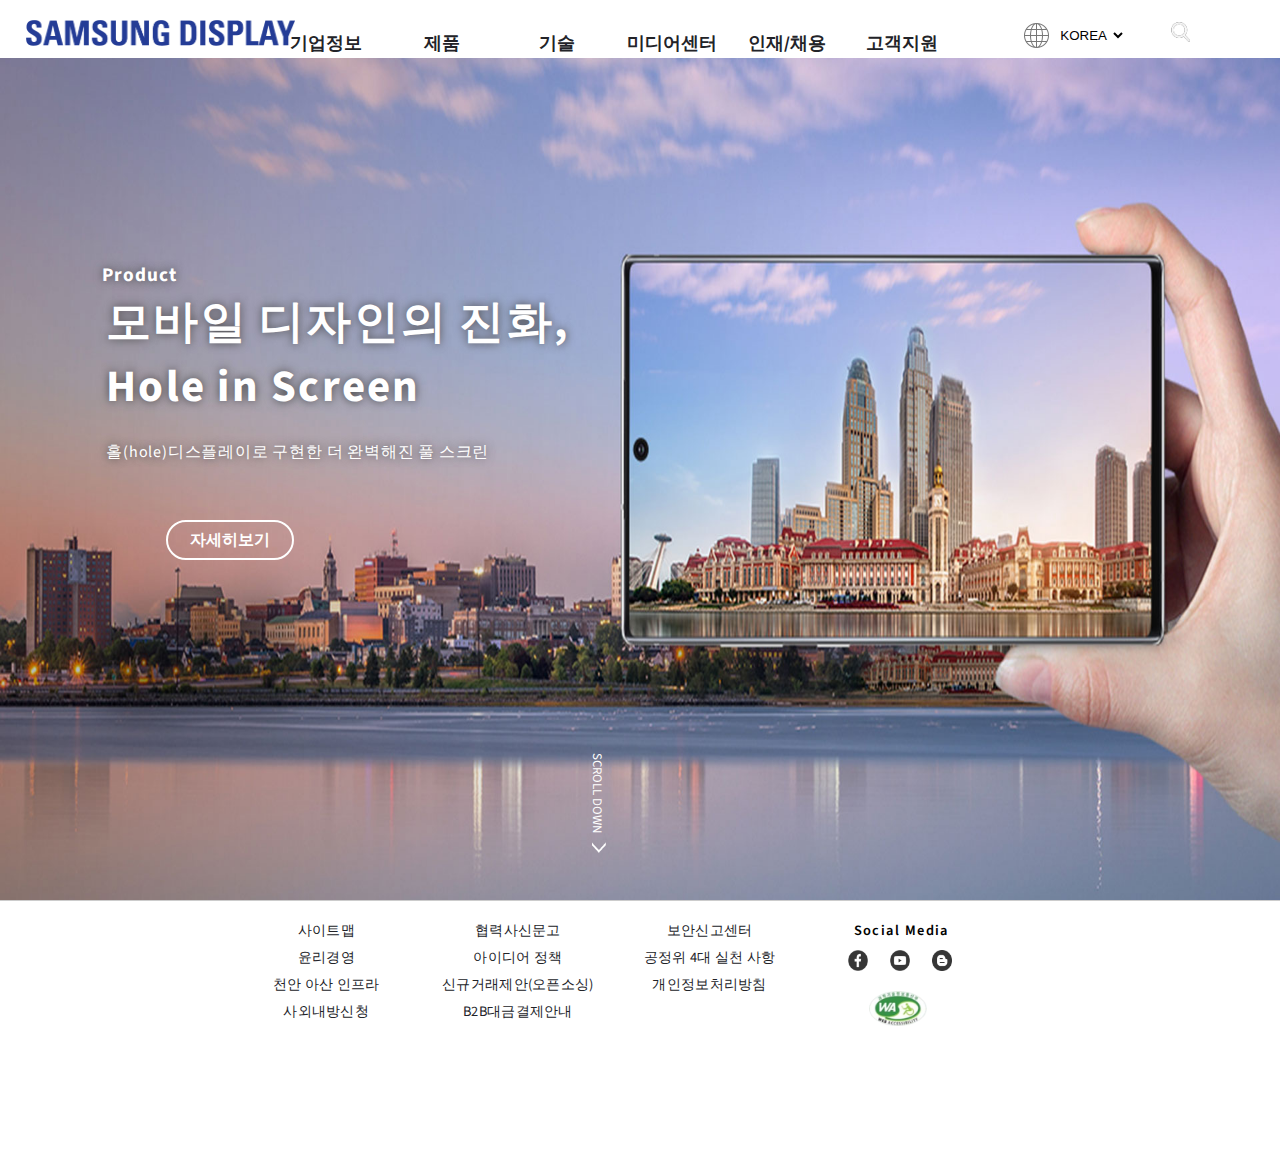
<file: sam/index2.html>
<!DOCTYPE html>
<html lang="en">
<head>
    <meta charset="UTF-8">
    <title>삼성디스플레이</title>
    <link rel="stylesheet" href="style.css">
    <link href="https://fonts.googleapis.com/css?family=Noto+Sans+KR|Source+Sans+Pro&display=swap" rel="stylesheet">
    <script src="jquery-1.11.1.js"></script>
    <script src="main.js"></script>
</head>
<body>
    <div class="wrap">
        <header class="hd">
            <a href="index.html" class="logo">
                <img src="images/hd_logo.png" alt="헤더로고">
            </a>
            <ul class="gnb">
                <li class="gnb_li">
                    <a href="#" class="gnb_a">기업정보</a>
                    <ul class="sub_gnb">
                        <li class="sub_gnb_li">
                            <a href="#">VISION</a>
                        </li>
                        <li class="sub_gnb_li">
                            <a href="#">CEO 인사말</a>
                        </li>
                        <li class="sub_gnb_li">
                            <a href="#">연혁</a>
                        </li>
                        <li class="sub_gnb_li">
                            <a href="#">녹색경영</a>
                        </li>
                    </ul>
                </li>
                <li class="gnb_li">
                    <a href="#" class="gnb_a">제품</a>
                    <ul class="sub_gnb">
                        <li class="sub_gnb_li">
                            <a href="#">Mobile Display</a>
                        </li>
                        <li class="sub_gnb_li">
                            <a href="#">TV Display</a>
                        </li>
                        <li class="sub_gnb_li">
                            <a href="#">PID</a>
                        </li>
                        <li class="sub_gnb_li">
                            <a href="#">IT Display</a>
                        </li>
                    </ul>
                </li>
                <li class="gnb_li">
                    <a href="#" class="gnb_a">기술</a>
                    <ul class="sub_gnb">
                        <li class="sub_gnb_li">
                            <a href="#">AMOLEDE</a>
                        </li>
                        <li class="sub_gnb_li">
                            <a href="#">Curved</a>
                        </li>
                        <li class="sub_gnb_li">
                            <a href="#">기술용어</a>
                        </li>
                    </ul>
                </li>
                <li class="gnb_li">
                    <a href="#" class="gnb_a">미디어센터</a>
                    <ul class="sub_gnb">
                        <li class="sub_gnb_li">
                            <a href="#">News</a>
                        </li>
                        <li class="sub_gnb_li">
                            <a href="#">Social Media</a>
                        </li>
                        <li class="sub_gnb_li">
                            <a href="#">영상</a>
                        </li>
                        <li class="sub_gnb_li">
                            <a href="#">Photo</a>
                        </li>
                    </ul>
                </li>
                <li class="gnb_li">
                    <a href="#" class="gnb_a">인재/채용</a>
                    <ul class="sub_gnb">
                        <li class="sub_gnb_li">
                            <a href="#">인재상</a>
                        </li>
                        <li class="sub_gnb_li">
                            <a href="#">채용정보</a>
                        </li>
                        <li class="sub_gnb_li">
                            <a href="#">직무소개</a>
                        </li>
                        <li class="sub_gnb_li">
                            <a href="#">회사생활</a>
                        </li>
                        <li class="sub_gnb_li">
                            <a href="#">인재DB</a>
                        </li>
                    </ul>
                </li>
                <li class="gnb_li">
                    <a href="#" class="gnb_a">고객지원</a>
                </li>
            </ul>
            <div class="lang">
               <p><img src="images/lang.png" alt="언어"></p>
               <select name="selectoptions">
	                <option value="option1">KOREA</option>
	                <option value="option2">ENGLISH</option>
	                <option value="option3">CHINESE</option>
	                <option value="option4">VIETNAMSE</option>
                </select>
<!--
                <ul>
                    <li>
                        <a href="#">KOREA</a>
                    </li>
                    <li>
                        <a href="#">ENGLISH</a>
                    </li>
                    <li>
                        <a href="#">CHINESE</a>
                    </li>
                    <li>
                        <a href="#">VIETNAMSE</a>
                    </li>
                </ul>
-->
            </div>
            <div class="search">
                <a href="#search" class="search_open"><img src="images/search.png" alt="검색버튼"></a>
<!--
                <div id="search">
                    <input type="text" name="textfield" placeholder="검색어를 입력해주세요">
                </div>
-->
            </div>
        </header>
        <div class="main" id="full-height">
            <ul class="slide">
                <li class="slideli">
                    <img src="images/main.jpg" class="slide_Img" alt="메인3">
                    <div class="slide_txt">
                        <p class="top">Product</p>
                        <p class="middle">모바일 디자인의 진화,<br>Hole in Screen</p>
                        <p class="bottom">홀(hole)디스플레이로 구현한 더 완벽해진 풀 스크린</p>
                        <a href="#" class="more">자세히보기</a>
                    </div>
                </li>
                
                <li class="slideli">
                    <img src="images/main4.jpg" class="slide_Img" alt="메인5">
                    <div class="slide_txt">
                        <p class="top">Product</p>
                        <p class="middle">마침내 시작된<br>8K 초고화질 시대</p>
                        <p class="bottom">8K 고해상도는 모든 장면에서 아주 작은<br>디테일까지 살려 궁극의 깊이감을 완성합니다.</p>
                        <a href="#" class="more">자세히보기</a>
                    </div>
                </li>
                <li class="slideli">
                    <img src="images/main2.jpg" class="slide_Img" alt="메인1">
                    <div class="slide_txt">
                        <p class="top">Vision</p>
                        <p class="middle">생활의 모든 것,<br>Display of Things</p>
                        <p class="bottom">5G 기반의 Iot를 통해 연결된 세상의<br>'사물 디스플레이' 시대를 주도하겠습니다.</p>
                        <a href="#" class="more">자세히보기</a>
                    </div>
                </li>
            </ul>
            <div class="slide_btn">
                <p class="prev_btn"><img src="images/prev_button.png" alt="이전버튼"></p>
                <p class="next_btn"><img src="images/next_button.png" alt="다음버튼"></p>
            </div>
            <div class="main-scroll-icon">
					<span>SCROLL DOWN</span>
					<img src="images/ic_scroll_arrow.png" alt="스크롤다운" />
				</div>
        </div>
        
        
        
        
        <footer class="ft">
            <ul class="ft_menu">
                <li class="ft_menu_li">
                    <ul class="ft_menu_sub">
                        <li>
                            <a href="#">사이트맵</a>
                        </li>
                        <li>
                            <a href="#">윤리경영</a>
                        </li>
                        <li>
                            <a href="#">천안 아산 인프라</a>
                        </li>
                        <li>
                            <a href="#">사외내방신청</a>
                        </li>
                    </ul>
                </li>
                <li class="ft_menu_li">
                    <ul class="ft_menu_sub">
                        <li>
                            <a href="#">협력사신문고</a>
                        </li>
                        <li>
                            <a href="#">아이디어 정책</a>
                        </li>
                        <li>
                            <a href="#">신규거래제안(오픈소싱)</a>
                        </li>
                        <li>
                            <a href="#">B2B대금결제안내</a>
                        </li>
                    </ul>
                </li>
                <li class="ft_menu_li">
                    <ul class="ft_menu_sub">
                        <li>
                            <a href="#">보안신고센터</a>
                        </li>
                        <li>
                            <a href="#">공정위 4대 실천 사항</a>
                        </li>
                        <li>
                            <a href="#" class="info">개인정보처리방침</a>
                        </li>
                    </ul>
                </li>
                <li class="ft_menu_li">
                    <ul class="ft_menu_sub">
                        <li>
                            <p>Social Media</p>
                        </li>
                        <li>
                            <ul class="sns">
                                <li>
                                    <a href="#"><img src="images/facebook.png" alt="페이스북"></a>
                                </li>
                                <li>
                                    <a href="#"><img src="images/youtube.png" alt="유튜브"></a>
                                </li>
                                <li>
                                    <a href="#"><img src="images/blog.png" alt="블로그"></a>
                                </li>
                            </ul>
                        </li>
                        <li class="ft_mark">
                            <img src="images/footer-mark.png" alt="푸터마크">
                        </li>
                    </ul>
                </li>
            </ul>
        </footer>
    </div>
</body>
</html>
</file>
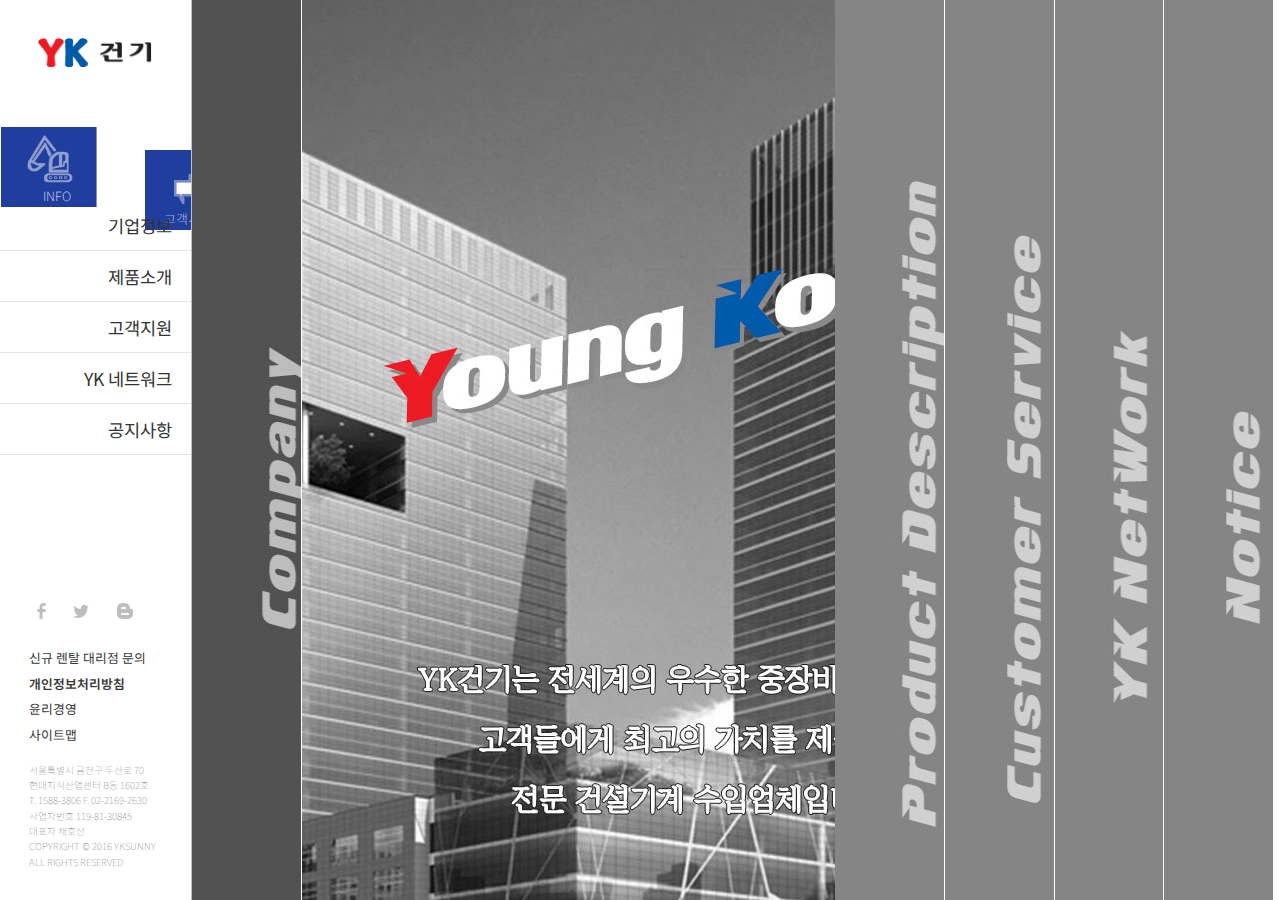
<file: YK건기/index2.html>
<!DOCTYPE html>
<html lang="en">
<head>
    <meta charset="UTF-8">
    <title>YK건기</title>
    <link href="https://fonts.googleapis.com/css?family=Noto+Sans+KR&display=swap" rel="stylesheet">
     <link rel="shortcut icon" href="img/favi.png">
    <link rel="stylesheet" href="style2.css">
    <script src="jquery-1.11.1.js"></script>
    <script src="jquery.nicescroll.js"></script>
    <script src="main2.js"></script>
    
</head>
<body>
    <div class="wrap">
        <header class="hd">
            <a href="index2.html" class="logo">
                <img src="img/logo.png" alt="로고">
            </a>
            <div class="menu">
               <ul class="menutop">
                   <li class="menutopli menutopli1">
                       <a href="#"><img src="img/img01.png" alt="">INFO</a>
                    </li>
                    <li class="menutopli menutopli2">
                       <a href="#"><img src="img/img03.png" alt="">고객서비스</a>
                    </li>
               </ul>
                <ul class="menuul">
                    <li class="menuli">
                        <a href="#" class="menua">기업정보</a>
<!--
                        <ul class="subul">
                            <li class="subli">
                                <a href="#" class="suba">회사소개</a>
                            </li>
                            <li class="subli">
                                <a href="#" class="suba">연혁</a>
                            </li>
                            <li class="subli">
                                <a href="#" class="suba">기업이미지</a>
                            </li>
                        </ul>
-->
                    </li>
                    <li class="menuli">
                        <a href="#" class="menua">제품소개</a>
                    </li>
                    <li class="menuli">
                        <a href="#" class="menua">고객지원</a>
<!--
                        <ul class="subul">
                            <li class="subli">
                                <a href="#" class="suba">신장비 문의</a>
                            </li>
                            <li class="subli">
                                <a href="#" class="suba">렌탈 문의</a>
                            </li>
                            <li class="subli">
                                <a href="#" class="suba">부품 문의</a>
                            </li>
                            <li class="subli">
                                <a href="#" class="suba">서비스 문의</a>
                            </li>
                        </ul>
-->
                    </li>
                    <li class="menuli">
                        <a href="#" class="menua">YK 네트워크</a>
<!--
                        <ul class="subul">
                            <li class="subli">
                                <a href="#" class="suba">영업 네트워크</a>
                            </li>
                            <li class="subli">
                                <a href="#" class="suba">서비스 네트워크</a>
                            </li>
                            <li class="subli">
                                <a href="#" class="suba">렌탈 네트워크</a>
                            </li>
                        </ul>
-->
                    </li>
                    <li class="menuli">
                        <a href="#" class="menua">공지사항</a>
                    </li>
                </ul>
            </div>
            <div class="footer">
                <div class="sns">
                    <a href="#" class="face"><img src="img/sns_icon01.png" alt="페이스북"></a>
                    <a href="#" class="twi"><img src="img/sns_icon02.png" alt="트위터"></a>
                    <a href="#" class="blog"><img src="img/sns_icon03.png" alt="블로그"></a>
                </div>
                <div class="info">
                    <p>신규 렌탈 대리점 문의</p>
                    <p>개인정보처리방침</p>
                    <p>윤리경영</p>
                    <p>사이트맵</p>
                </div>
                <div class="copy">
                   <p>서울특별시 금천구 두산로 70<br> 현대지식산업센터 B동 1602호 </p>
                   <p>T. 1588-3806 F. 02-2169-2630</p>
                   <p>사업자번호 119-81-30845 <br> 대표자 채호선</p>
                    <p>COPYRIGHT &copy; 2016 YKSUNNY ALL RIGHTS RESERVED</p>
                </div>
            </div>
        </header>

       <div class="dlall">
          <dl class="ykulli">
            
                <dt id="step1" >
                    <span></span>
                </dt>
                <dd class="yk_subli_last">
                    <div class="mainall main1">
                    <img src="img/mainimg1.jpg" class="mainimg" alt="메인이미지">
                    <h1>기업정보</h1>
                    <p class="h1_p">Company</p>
                    <ul class="company">
                        <li class="companyli firstli">
                            <p class="tit">회사소개</p>
                            <img src="img/tit2.png" class="tit_img" alt="기업소개이미지">
                            <p class="sub_tit sub_tit1">_ Company Introduction</p>
                            <p class="more">언제 어디서나 최고의 서비스를 제공하기 위하여 전국 13곳의 직영 서비스/부품센터와 제주지역 전문협력센터를 포함한
        총 14곳의 서비스 네트워크를 구축하여 운영하고 있으며
        서비스센터에서는 전문화된 정비시설 및 부대시설을 완비하고 있으며 예방정비 및 파워부품보증프로그램 등의 다양하고 특별한 혜택을 누릴 수 있습니다.
        </p>
                        </li>
                        <li class="companyli secondli">
                            <p class="tit">경영 이념</p>
                            <p class="sub_tit sub_tit2">_ Business Mission</p>
                            <ul class="bm">
                                <li>
                                    <p class="circle1">1</p>
                                    <p class="circle1_1">투명하고 신뢰받는 기업경영</p>
                                    <p class="circle1_2">정확한 회계처리와 정보공개로 모든 고객에게 신뢰성 제공</p>
                                </li>
                                <li>
                                    <p class="circle2">2</p>
                                    <p class="circle1_3">한결같은 고객만족 서비스 제공</p>
                                    <p class="circle1_4">전국 서비스센터에서 YK건기만의 정직한 서비스 제공</p>
                                </li>
                                <li>
                                    <p class="circle3">3</p>
                                    <p class="circle1_5">자유롭고 공평한 기회</p>
                                    <p class="circle1_6">직원 누구나 하고싶은 것을 이룰 수 있는 업무환경</p>
                                </li>
                            </ul>
                        </li>
                        <li class="companyli thirdli">
                            <p class="tit">기업이미지</p>
                            <p class="sub_tit sub_tit3">_ Corporate Image</p>
                            <p class="ci"><img src="img/logo.png"  alt="기업이미지"></p>
                            <p class="mean">YOUNG KOREAN</p>
                            <p class="mean2">: 모든일에 온 정성을 다하는 젊은 한국인<br>열심히 뛰는 한국인</p>
                            <p class="mean3"><span>1. 흰 바탕</span><br>YK건기의 하얀색 배경은 투명한 경영, 밝은 이미지,<br>고객에게 보답하는 순수한 마음을 의미</p>
                            <p class="mean4"><span>2. 붉은색</span><br>"Y"의 빨강색은 직원들의 젋은 열정,<br>고객에 대한 따뜻한 마음을 의미</p>
                            <p class="mean5"><span>3. 파란색</span><br>"K"의 파랑색은 미래에 대한 희망,<br>미지세계에 대한 도전을 의미</p>
                        </li>
                    </ul>
                </div>
                    
                </dd>

                <dt id="step2" >
                  <span></span>
                </dt>
                <dd class="">
                    <div class="mainall main2">
                    <img src="img/main2.png" class="main" alt="메인이미지">
                    <h1>제품소개</h1>
                    <p class="h1_p">Product Description</p>
                    <ul class="main2_ul">
                        <li class="main2_li1">
                            <img src="img/b1.jpg" alt="제품소개1">
                            <a href="#">미니굴삭기</a>
                            <p class="moretxt">토목, 건축, 건설 현장에서 땅을 파는 굴착작업, 토사를 운반하는 적재작업, 건물을 해체하는 파쇄작업, 지면을 정리하는 정지작업 등의 작업을 행하는 건설기계</p>
                            <span><p>VIEW</p></span>
                        </li>
                        <li class="main2_li2">
                            <img src="img/b2.jpg" alt="제품소개2">
                            <a href="#">스키드로더</a>
                            <p class="moretxt">건설현장 및 농가에서 많이 사용하는 범용성이 큰 최고의 장비. 타이어와 트랙의 두가지 타입이 있으며 붐대를 들어올리는 방식에 따라 일반형과 수직상승형이 있음 </p>
                            <span><p>VIEW</p></span>
                        </li>
                        <li class="main2_li3">
                            <img src="img/b3.jpg" alt="제품소개3">
                            <a href="#" class="main2_li3_a">수직굴절 고소작업대</a>
                            <p class="moretxt">높은 곳에 작업이 필요한 경우, 작업자를 안전하게 작업 위치로 이동시켜주는 장비. 구조는 작업대, 연장구조물(지브), 차대로 구성되어 있음</p>
                            <span><p>VIEW</p></span>
                        </li>
                        <li class="main2_li4">
                            <img src="img/b4.jpg" alt="제품소개4">
                            <a href="#">4륜구동 붐지게차</a>
                            <p class="moretxt">일반 지게차가 다니지 못하는 모든 험지 현장을 위한 작업에 쓰이는 기계. 낮은 곳, 실내등을 오가며 일을 해야하는 현장, 작업 높이가 일반 지게차 대비 높아야 하는 현장에 필요</p>
                            <span><p>VIEW</p></span>
                        </li>
                        <li class="main2_li5">
                            <img src="img/b5.jpg" alt="제품소개5">
                            <a href="#">회전식 하이랜더</a>
                            <p class="moretxt">파레트 작업 외 부피가 큰 중량물 건설자재, 조립식 판넬, 실내 부자재등의 작업에 적합한 건설장비. 전기가스, 정유반도체, 조선항공등 다양한 현장에서 최고의 안전을 담보하는 장비</p>
                            <span><p>VIEW</p></span>
                        </li>
                        <li class="main2_li6">
                            <img src="img/b6.jpg" alt="제품소개6">
                            <a href="#">라이트타워</a>
                            <p class="moretxt">야간에 유용하게 사용할 수 있는 라이트타워,눈부심이 적어 야간 작업현장 또는 야간 행사장 등에 적합</p>
                            <span><p>VIEW</p></span>
                        </li>
                    </ul>
                </div>
                </dd>
           
                <dt id="step3" > 
                     <span></span>
                 </dt>
                <dd class="">
                        <div class="mainall main3">
                            <img src="img/main33.png" class="main" alt="메인이미지">
                            <h1>고객지원</h1>
                            <p class="h1_p">Customer Service</p>
                            <ul class="icon">
                                <li>
                                    <img src="img/icon1.png" alt="신장비문의">
                                    <a href="#">신장비 문의</a>
                                </li>
                                <li>
                                    <img src="img/icon2.png" alt="렌탈문의">
                                    <a href="#">렌탈 문의</a>
                                </li>
                                <li>
                                    <img src="img/icon3.png" alt="부품문의">
                                    <a href="#">부품 문의</a>
                                </li>
                                <li>
                                    <img src="img/icon4.png" alt="">
                                    <a href="#">서비스 문의</a>
                                </li>
                            </ul>
                        </div>
                    </dd>

                <dt id="step4">
                   <span></span>
                </dt>
                <dd class="">
                    <div class="mainall main4">
                   <img src="img/main4.png" class="main" alt="메인이미지">
                    <h1>YK 네트워크</h1>
                    <p class="h1_p">YK NetWork</p>
                    <div class="family">
                       <p>지역찾기</p>
                        <select name="search" class="search_family">
                            <option value="option1">지역을 선택해주세요.</option>
                            <option value="option2">서울</option>
                            <option value="option3">경기</option>
                            <option value="option4">충북</option>
                            <option value="option5">충남</option>
                            <option value="option6">대전</option>
                            <option value="option7">전북</option>
                            <option value="option8">전남</option>
                            <option value="option9">광주</option>
                            <option value="option10">경북</option>
                            <option value="option11">경남</option>
                            <option value="option12">대구</option>
                            <option value="option13">부산</option>
                            <option value="option14">울산</option>
                            <option value="option15">강원</option>
                            <option value="option16">제주</option>
                        </select>
                    </div>
                    <table>
                        <tr>
                            <th class="type_hd">타입</th>
                            <th class="ad_hd">지역</th>
                            <th class="name_hd">대리점명</th>
                            <th class="call_hd">연락처</th>
                            <th class="map_hd">위치보기</th>
                        </tr>
                        <tr>
                            <td class="type">
                               <ul>
                                   <li>
                                       <span class="blue">영</span>
                                <span class="black">서</span>
                                <span class="red">렌</span>
                                   </li>
                               </ul>

                            </td>
                            <td class="ad">서울</td>
                            <td class="name">YK건기</td>
                            <td class="call">1670-3806</td>
                            <td class="map">지도보기</td>
                        </tr>
                        <tr>
                            <td class="type">

                                <span class="blue">영</span>
                                <span class="black">서</span>
                                <span class="red">렌</span>
                            </td>
                            <td class="ad">경기</td>
                            <td class="name">평택센터</td>
                            <td class="call">070-4884-0630</td>
                            <td class="map">지도보기</td>
                        </tr>
                        <tr>
                            <td class="type">
                                <span class="blue">영</span>
                                <span class="black">서</span>
                                <span class="red">렌</span>
                            </td>
                            <td class="ad">인천</td>
                            <td class="name">YK건기</td>
                            <td class="call">1670-3806</td>
                            <td class="map">지도보기</td>
                        </tr>
                        <tr>
                            <td class="type">
                                <span class="blue">영</span>
                                <span class="red">렌</span>
                            </td>
                            <td class="ad">충남</td>
                            <td class="name">공주대동</td>
                            <td class="call">010-2445-0800</td>
                            <td class="map">지도보기</td>
                        </tr>
                        <tr>
                            <td class="type">
                                <span class="blue">영</span>
                            </td>
                            <td class="ad">대전</td>
                            <td class="name">대전대리점</td>
                            <td class="call">010-6329-5660</td>
                            <td class="map">지도보기</td>
                        </tr>
                        <tr>
                            <td class="type">
                                <span class="blue">영</span>
                                <span class="black">서</span>
                                <span class="red">렌</span>
                            </td>
                            <td class="ad">전북</td>
                            <td class="name">전주센터</td>
                            <td class="call">070-4884-0642</td>
                            <td class="map">지도보기</td>
                        </tr>
                        <tr>
                            <td class="type">
                                <span class="blue">영</span>
                            </td>
                            <td class="ad">전남</td>
                            <td class="name">무안농기계</td>
                            <td class="call">010-3632-2261</td>
                            <td class="map">지도보기</td>
                        </tr>
                        <tr>
                            <td class="type">
                                <span class="blue">영</span>
                                <span class="red">렌</span>
                            </td>
                            <td class="ad">광주</td>
                            <td class="name">석산개발</td>
                            <td class="call">010-3643-4441</td>
                            <td class="map">지도보기</td>
                        </tr>
                        <tr>
                            <td class="type">
                                <span class="blue">영</span>
                            </td>
                            <td class="ad">경북</td>
                            <td class="name">경산농기계</td>
                            <td class="call">010-2700-2234</td>
                            <td class="map">지도보기</td>
                        </tr>
                        <tr>
                            <td class="type">
                                <span class="blue">영</span>
                            </td>
                            <td class="ad">경남</td>
                            <td class="name">양산농기계</td>
                            <td class="call">010-8554-6996</td>
                            <td class="map">지도보기</td>
                        </tr>
                        <tr>
                            <td class="type">
                                <span class="blue">영</span>
                                <span class="red">렌</span>
                            </td>
                            <td class="ad">대구</td>
                            <td class="name">지누건기</td>
                            <td class="call">010-7600-4989</td>
                            <td class="map">지도보기</td>
                        </tr>
                        <tr>
                            <td class="type">
                                <span class="blue">영</span>
                            </td>
                            <td class="ad">부산</td>
                            <td class="name">HEM산업</td>
                            <td class="call">010-8793-3145</td>
                            <td class="map">지도보기</td>
                        </tr>
                        <tr>
                            <td class="type">
                                <span class="blue">영</span>
                                <span class="red">렌</span>
                            </td>
                            <td class="ad">강원</td>
                            <td class="name">만종건설기계</td>
                            <td class="call">010-5361-4815</td>
                            <td class="map">지도보기</td>
                        </tr>
                        <tr>
                            <td class="type">
                                <span class="blue">영</span>
                                <span class="black">서</span>
                                <span class="red">렌</span>
                            </td>
                            <td class="ad">제주</td>
                            <td class="name">세인건설기계</td>
                            <td class="call">010-7111-6631</td>
                            <td class="map">지도보기</td>
                        </tr>
                    </table>
                    </div>
                       
                   </dd>
            
                <dt id="step5">
                  <span></span>
                   
                </dt>
                <dd class="">
                    <div class="mainall main5">
                       <img src="img/main3.png" class="main" alt="메인이미지">
                        <h1>공지사항</h1>
                        <p class="h1_p">Notice</p>
                        <table>
                            <tr>
                                <th>번호</th>
                                <th>제목</th>
                                <th>작성일</th>
                                <th>조회수</th>
                            </tr>
                            <tr>
                                <td>73</td>
                                <td>YK 건기 정규직 신규 채용 공고</td>
                                <td>2019-05-13</td>
                                <td>2507</td>
                            </tr>
                            <tr>
                                <td>72</td>
                                <td>YK건기 2019년도 신입사원 모집</td>
                                <td>2018-12-03</td>
                                <td>2624</td>
                            </tr>
                            <tr>
                                <td>71</td>
                                <td>YK 건기 영업 및 서비스팀 경력직 사원 모집</td>
                                <td>2018-10-15</td>
                                <td>2169</td>
                            </tr>
                            <tr>
                                <td>70</td>
                                <td>언론 기사 (SNORKEL 고소작업대 런칭)</td>
                                <td>2018-09-14</td>
                                <td>1763</td>
                            </tr>
                            <tr>
                                <td>69</td>
                                <td>2018하반기 채용 서류합격자 발표 및 면접</td>
                                <td>2018-08-02</td>
                                <td>1994</td>
                            </tr>
                            <tr>
                                <td>68</td>
                                <td>YK건기 하반기 공개 채용공고</td>
                                <td>2018-07-16</td>
                                <td>2362</td>
                            </tr>
                            <tr>
                                <td>67</td>
                                <td>언론 기사 공유(정찰가 판매 홍보 내용)</td>
                                <td>2018-07-05</td>
                                <td>1295</td>
                            </tr>
                            <tr>
                                <td>66</td>
                                <td>언론 기사 공유(정찰가격 판매 시행 홍보)</td>
                                <td>2018-06-12</td>
                                <td>1442</td>
                            </tr>
                            <tr>
                                <td>65</td>
                                <td>언론 기사 공유(누적판매 만대 달성 내용)</td>
                                <td>2018-06-12</td>
                                <td>1040</td>
                            </tr>
                            <tr>
                                <td>64</td>
                                <td>YK건기 서비스엔지니어 채용공고(수정)</td>
                                <td>2018-05-08</td>
                                <td>1750</td>
                            </tr>
                        </table>
                    </div>
                </dd>
            
            </dl>
       </div>
        


       
        
        
    </div>
</body>
</html>
</file>
<file: os/style.css>
@charset "utf-8";

*{margin: 0; padding: 0;}
body,html{width: 100%; height: 100%;}
ul{list-style: none;}
a{text-decoration: none;}
input,button{outline: none; border: none;}
/*::-webkit-scrollbar {display:none;}*/

.wrap{width: 100%;height: auto;overflow: hidden;}
header{position: relative;width: 100%; height: 980px;overflow: hidden;}
.hd{width: 100%; height: 10%;position: absolute;z-index:99;}
.logo{position: absolute; top: 30%; left: 5%; z-index: 9; }
.logo img{display: block; width: 100%; height: 100%;}
.menuul{position: absolute; top: 30%; right: 12%; width: 70%;line-height: 40px;z-index: 9;}
.menuli{float: left; width: 20%;}
.sch{width: 5%;position: absolute; right: -8%;top: 2%;}
.sch img{display: block; width: 50%; }
.menu{width: 5%;position: absolute; right: -15%;top: 4%;}
.menu img{display: block; width: 50%;}
.menuli:hover .subli{opacity: 1;visibility: visible;}
.menua:hover{background-color: rgba(0,0,0,0.4);}
.menua{color: rgba(255, 255, 255, 0.81); font-size: 1.5em; font-weight:600; text-align: center; display: block; }
.subul{width:100%;;}
.subli{float: left;width: 260px;line-height: 40px; opacity: 0;transition: 0.5s;visibility: hidden; }
.suba{color: rgba(255, 255, 255, 0.81); text-align: center; display: block;}
.suba:hover{background-color: rgba(0,0,0,0.2);}
.subli:hover .menuul{background-color: rgba(0,0,0,0.2);}
.search{position: absolute; right: 0;}
.slideul{position: absolute;width:7680px; overflow-x: hidden;}
.slideli{float: left;width: 1920px;}
.slideli img{display: block; width: 1920px; height: 980px; }
.btn{position: absolute; top: 450px;display: block;cursor: pointer;}
.btn img{display: block;position: absolute; width: 50px; }
.prevBtn{left: 30px;}
.nextBtn{left: 1820px;}


.slide{width: 100%; height: 1000px;position: relative; background: white;padding: 4% 10% 4% 10%; box-sizing: border-box;background: url(
img/bg1.png);background-size: 100% 100%;background-repeat: no-repeat;}
.slide hr{margin-top: 2%;}
.slide h3{position: absolute; background: white; width: 450px; text-align: center; color: #4f6c4f; line-height: 70px; font-size: 3.6em;top: 7%;left: 39.5%;font-family: 'Permanent Marker', cursive;font-weight: 100;letter-spacing: 0.13em;}
.pick1{text-align: center; position: absolute; top: 16%;font-size: 1.8em;left: calc(50% - 270px);font-weight: bold;color: #a22d2d;}
.pick2{text-align: center; position: absolute; top: 22%;font-size: 1em;left: calc(50% - 210px);color: #000000;}
.ulwrap{position: absolute; left: 26%;top: 29%;}
.ulwrap img:hover{transform: scale( 1.03 );transform-origin: center;transition: transform(0.35s);  }
.img1{width: 900px;}
.img1 li{float: left;cursor: pointer;}
.img1 li img{width: 300px;overflow: hidden;}
.img2{width: 1050px;}
.img2 li{float: left;cursor: pointer;}
.img2 li img{width: 300px;overflow: hidden;}



.content{width: 100%; height: 1000px;padding: 2% 10% 2% 10%;box-sizing: border-box;position: relative;overflow: hidden;}
.content_f{width: 100%; height: 455px;}
.content_s{width: 100%; height: 455px;}
.hot_img,.hot_img2,.hot_img3,.hot_img4,.hot_img5,.hot_img6{width: 100%;}
.hot_img ul,.hot_img3 ul,.hot_img4 ul,.hot_img5 ul,.hot_img6 ul{width:2000px;}
.hot_img li,.hot_img2 li,.hot_img3 li,.hot_img4 li,.hot_img5 li,.hot_img6 li{float: left; position: relative;}
.hot_img img,.hot_img2 img,.hot_img3 img,.hot_img4 img,.hot_img5 img,.hot_img6 img{display: block; width: 250px;height: auto; }
.hot_img2 ul{width:1750px;}
input{display: none;}
.hot_tit{margin-top: 20px;}
.all,.all2{margin-top:52px;}
.con_tit{text-align: center;font-family: 'Permanent Marker', cursive;font-size: 2.5em; font-weight: 100;}
.content_s h2{margin-top: 1%;}
.fav{font-size: 1.2em;font-weight:600;letter-spacing: 0.1em;margin-left: 18px; cursor: pointer;padding: 0.8%;}
#rdo1:checked ~ .all .hot_img{display: block;}
#rdo1:checked ~ .hot_tit .fav1{background:rgb(32, 87, 32);color: white;}
#rdo1:checked ~ .all .hot_img2,.all .hot_img3,.all .hot_img4{display: none;}
#rdo2:checked ~ .all .hot_img2{display: block;}
#rdo2:checked ~ .hot_tit .fav2{background:rgb(32, 87, 32);color: white;}
#rdo2:checked ~ .all .hot_img,.all .hot_img3,.all .hot_img4{display: none;}
#rdo3:checked ~ .all .hot_img3{display: block;}
#rdo3:checked ~ .hot_tit .fav3{background:rgb(32, 87, 32);color: white;}
#rdo3:checked ~ .all .hot_img,.all .hot_img2,.all .hot_img4{display: none;}
#rdo4:checked ~ .all .hot_img4{display: block;}
#rdo4:checked ~ .hot_tit .fav4{background:rgb(32, 87, 32);color: white;}
#rdo4:checked ~ .all .hot_img,.all .hot_img2,.all .hot_img3{display: none;}
#rdo5:checked ~ .all2 .hot_img{display: block;}
#rdo5:checked ~ .review_tit .fav1{background:rgb(32, 87, 32);color: white;}
#rdo5:checked ~ .all2 .hot_img6{display: none;}
#rdo6:checked ~ .all2 .hot_img{display: block;}
#rdo6:checked ~ .review_tit .fav2{background:rgb(32, 87, 32);color: white;}
#rdo6:checked ~ .all2 .hot_img5{display: none;}
.go{width: 230px;height: 40px; position: absolute;top: 190px;background: rgba(0,0,0,0.6);text-align: center; line-height:40px;color: white; font-size: 0.9em;opacity: 0;cursor: pointer;transition: 0.4s;margin-left: 10px; margin-right: 10px;}
.all{border-top: 1px solid rgb(32, 87, 32);border-bottom: 1px solid rgb(32, 87, 32);width:1500px;height: 320px;position: absolute;left: 210px;top: 102px;overflow: hidden;}
.all2{border-top: 1px solid rgb(32, 87, 32);border-bottom: 1px solid rgb(32, 87, 32);width:1500px;height: 320px;position: absolute;left: 210px;top: 552px;overflow: hidden;}
.all li:hover .go{opacity: 1;}
.all2 li:hover .go{opacity: 1;}
.all .t1,.all .t2,.all2 .t1,.all2 .t2{display: block; width: 250px;text-align: center;letter-spacing: 0.3px;}
.all .t1,.all2 .t1{font-size: 16px;font-weight: 600;}
.all .t2,.all2 .t2{line-height: 28px;font-size: 14px;color: #535353;}
.num{display: block; width: 15%; height: 12%; position: absolute; top: 6%;left: 6%;text-align: center; font-family: 'Titillium Web', sans-serif;font-weight: bold; font-size: 1.3em;color: rgb(136, 136, 136);font-style: normal;background-color: rgba(208, 208, 208, 0.48);border-radius: 50%;}

.brand{width: 100%; height: 1000px;padding: 2% 10% 2% 10%;box-sizing: border-box;position: relative;overflow: hidden;background-image: url(img/brand_intro1.png);background-repeat: no-repeat;background-position: bottom;position: relative;}
.brand_bi{left: 650px; top: 0%; position: absolute;transition: 3s ease-in-out;transition-delay: 1s;}


.ft{width: 100%; height: 200px; ;position: relative; background: #131810;}
.ftlogo{position:absolute; top: 20%;left: 10%; }
.info{position: absolute;top: 20%; left: 18%; }
.info li{float: left;width: 185px; }
.info li a{display: block; text-align: center; color: #222328;font-weight: 500;color: white;}
.ft p{position: absolute;  text-align: center;line-height: 25px;}
.copy{top: 40%;font-size: 0.9em;left: 32%;color: #bababa;}
.copy2{top: 72%;left: 25%; font-size: 0.7em;color: #797878;}


#menu{width: 20%; height: 1000px; background: rgba(255, 255, 255, 0.95);position:fixed;top: 0;right: 0;z-index: 999;display: none;}
.rightlogo{display: block; position: absolute;top: 2%;left: 40%; }
.closeBtn{position: absolute; top: 2.5%;left: 6%; }
.closeBtn img{display: block; width: 80%;}
.login{width: 100%; height: 12%; position: absolute;top:6%; }
.login a{display: block; text-align: center; line-height: 6; font-size: 1em; color: #222328; font-weight: 500; margin-left: 15%; }
.loginimg{display: block; width: 13%;position: absolute;border-radius: 60%;top: 19%; ;left: 18%;}
.deli{position: absolute;top: 75%;display: block;width: 45%; background: #e0e0e0;height: 35%;margin-left: 5%;cursor: pointer;}
.deli:hover{font-weight: bold;}
.deli img{display: block; width: 22%;margin-left: 10%;margin-top: 5%;}
.deli p{display: block;position: absolute;left: 40%; top: 30%; font-size: 0.8em;}
.cart{position: absolute;display: block; width: 45%;background: #e0e0e0; left: 51%; top: 75%;height: 35%;cursor: pointer;}
.cart:hover{font-weight: bold;}
.cart img{display: block; width: 18%;margin-left: 10%;margin-top: 4%;}
.cart p{display: block; position: absolute; left: 40%; top: 30%;font-size: 0.8em;}
.rightmenuul{width: 100%; position: absolute; top: 20%;}
.rightmenuli{width: 80%;margin-left: 10%; margin-right: 10%;}
.rightmenua{display: block; height:60px;font-size: 1.2em; line-height:60px;color: #222328; font-weight: 600; }
.rightsubul{height: 0;transition: 0.8s all ease-in-out;}
.rightsubli{opacity: 0; transition: 0.7s all ease-in-out;}
.rightsuba{display: block; height: 30px;text-indent: 1.5em;font-size: 0.9em; line-height:30px;color: #222328;}
.rightmenuli:hover .rightmenua{border-bottom: 1px solid black;}
.rightmenuli:hover .rightsubul{height: 130px;opacity: 1;}
.rightmenuli:hover .rightsubli{opacity: 1;}
.bottom{width: 100%; height: 12%; position: absolute;bottom:5%;}
.store{position: absolute;bottom: 10%;display: block;width: 45%; background: #d1d1d1;height: 35%;margin-left: 5%;cursor: pointer;}
.store img{display: block; width: 11%;margin-left: 13%;margin-top: 4%;}
.store p{display: block; position: absolute; left: 43%; top: 30%;font-size: 0.8em;}
.store:hover{font-weight: bold;}
.client{position: absolute;display: block; width: 45%;background: #d1d1d1; left: 51%; bottom: 10%; height: 35%;cursor: pointer;}
.client p{display: block; position: absolute; left: 43%; top: 30%;font-size: 0.8em;}
.client:hover{font-weight: bold;}
.client img{display: block; width: 16%;margin-left: 10%;margin-top: 4%;}
.noti{position: absolute;display: block;width: 45%; background: #d1d1d1;height: 35%;margin-left: 5%; bottom:50%;cursor: pointer;}
.noti img{display: block; width: 18%;margin-left: 10%;margin-top: 5%;}
.noti p{display: block; position: absolute; left: 43%; top: 30%;font-size: 0.8em;}
.noti:hover{font-weight: bold;}
.point{position: absolute;display: block; width: 45%;background: #d1d1d1; left: 51%;height: 35%;bottom:50%;cursor: pointer;}
.point img{display: block; width: 13%;margin-left: 10%;margin-top: 4%;}
.point p{display: block; position: absolute; left: 33%; top: 30%;font-size: 0.8em;}
.point:hover{font-weight: bold;}


#search{width: 100%; height: 350px; background: rgba(255, 255, 255, 0.95);position:fixed;top: 0;right: 0;z-index: 899;display: none;}
.input{width: 100%; height:15%; background: rgba(154, 154, 154, 0.76);}
.input2{display: block;background: rgba(230, 230, 230, 0.6); z-index: 999;width: 92%;height:12%;margin-left: 1%;position: absolute; top: 1.5%; border-top-right-radius: 20px;border-bottom-right-radius: 20px;border-top-left-radius: 20px;border-bottom-left-radius: 20px;text-align: center;font-size: 1em;text-indent: 7em;}
.inputsearch{position: absolute;top: 3%; right: 8%;width: 2%;z-index: 999;}
.inputsearch img{display: block; width: 80%;}
.back{position: absolute; right: 1%; top: 2%;font-size: 1.2em;color: #222328;font-weight: bold;width: 5%; text-align: center; height: 10%;line-height: 2;}
.tag{display: block; width: 90%;height: 70%; margin-left: 5%;margin-top: 1.2%;}
.tag1,.tag3,.tag5{font-size: 1.1em; line-height: 3; font-weight: bold; color: #444; text-align: center;margin-top: 0.6%;}
.tag2,.tag4,.tag6{line-height: 1.2; text-align: center; color: #777575;font-size: 0.9em;}
.keyword{width: 100%; margin-left: 20%; cursor: pointer;}
.keyword li{float: left;margin-left: 2%;width: 6%;height: 35px; background: #dddddd; text-align: center; line-height: 35px; border-radius: 10px; }
.keyword p{display: block; font-size: 0.8em;color: #4d4d4d;}



@media screen and (max-width:767px){
    .logo{margin-top: -1%;}
    .logo img{width: 60%; height: 80%;}
    .menuul{position: fixed;top:2%;}
    .menuli{display: none;}
    .logo{top: 35%;}
    .sch{right: 5%;}
    .sch img{width: 130%;margin-top: 5px;}
    .menu{right: -8%;}
    .menu img{width: 130%;margin-top: 8px;}
    .slideul{width:1080px; overflow-x: hidden;}
    .slideli{float: left;width: 360px;}
    .slideli img{display: block; width: 360px;height: 600px; }
    header{height: 600px;}
    .btn{top: 300px;}
    .btn img{display: block;position: absolute; width: 50px; }
    .prevBtn{left: 30px;}
    .nextBtn{left: 940px;}
    .btn{top: 290px;}
    .btn img{width: 30px; }
    
    .content{padding: 2% 5% 2% 5%;}
    .all{width:750px;left: 135px;top: 74px;}
    .all2{width:750px;left: 135px;top: 518px;}
    .fav1{margin-left: 9.4%;}
    .fav{font-size: 1em;}
    
    
    .slide{width: 100%; height: 600px;box-sizing: border-box;background: url(img/bg1.png);background-size: 100% 100%;}
    .slide hr{margin-top: 3.1%;}
    .slide h3{width: 300px;font-size: 2.5em;top: 5%;left: 35.5%;}
    .pick1{top: 17%;font-size: 1.1em;left: calc(50% - 170px);}
    .pick2{top: 22.5%;font-size: 0.7em;left: calc(50% - 140px);}
    .ulwrap{left: 26%;top: 28%;}
    .img1{width: 540px;}
    .img1 li img{width: 180px;}
    .img2{width: 540px;}
    .img2 li img{width: 180px;}
    
    .brand{height: 500px;background-image: url(img/brand_intro1.png);background-repeat: no-repeat;background-position: bottom;background-size: 100%;}
    .brand_bi{left: calc(50% - 180px); top: -500px;width: 400px;}
    .brand:hover .brand_bi{transform:translateY(530px);}
    
    .ft{width: 100%; height: 200px; ;position: relative; background: #131810;}
    .ftlogo{position:absolute; top: 20%;left: 10%; }
    .info{position: absolute;top: 20%; left: 18%; }
    .info li{float: left; width: 110px; }
    .info li a{font-size: 0.7em;}
    .ft p{line-height: 18px;}
    .copy{top: 38%;font-size: 0.7em;left: 30%;line-height: 20px;}
    .copy2{width: 500px; top: 65%;left: 31%; font-size: 0.01em;;color: #797878;}
    
    #menu{width: 40%;}
    .keyword{margin-left: 10%;}
    .keyword li{width: 9%;}
    .inputsearch{top: 4.3%; right: 9%;}
    .inputsearch img{width: 100%;}
}

@media screen and (min-width:768px) and (max-width:1024px){
    .logo{margin-top: 0.5%;}
    .logo img{width: 80%; height: 80%;}
    .menuul{position: fixed;top:2%;}
    .menuli{display: none;}
    .logo{top: 35%;}
    .sch{right: 0%;}
    .sch img{width: 110%;margin-top: 6px;}
    .menu{right: -12%;}
    .menu img{width: 110%;margin-top: 10px;}
    .slideul{width:3072px; overflow-x: hidden;}
    .slideli{float: left;width: 1024px;}
    .slideli img{display: block; width: 100%;height: 600px; }
    header{height: 600px;}
    .btn{top: 300px;}
    .btn img{display: block;position: absolute; width: 50px; }
    .prevBtn{left: 30px;}
    .nextBtn{left: 940px;}
    .btn{top: 290px;}
    .btn img{width: 30px; }
    
    .content{padding: 2% 5% 2% 5%;}
    .all{width:750px;left: 135px;top: 74px;}
    .all2{width:750px;left: 135px;top: 518px;}
    .fav1{margin-left: 9.4%;}
    .fav{font-size: 1em;}
    
    
    .slide{width: 100%; height: 600px;box-sizing: border-box;background: url(img/bg1.png);background-size: 100% 100%;}
    .slide hr{margin-top: 3.1%;}
    .slide h3{width: 300px;font-size: 2.5em;top: 5%;left: 35.5%;}
    .pick1{top: 17%;font-size: 1.1em;left: calc(50% - 170px);}
    .pick2{top: 22.5%;font-size: 0.7em;left: calc(50% - 140px);}
    .ulwrap{left: 26%;top: 28%;}
    .img1{width: 540px;}
    .img1 li img{width: 180px;}
    .img2{width: 540px;}
    .img2 li img{width: 180px;}
    
    .brand{height: 500px;background-image: url(img/brand_intro1.png);background-repeat: no-repeat;background-position: bottom;background-size: 100%;}
    .brand_bi{left: calc(50% - 180px); top: -500px;width: 400px;}
    .brand:hover .brand_bi{transform:translateY(530px);}
    
    .ft{width: 100%; height: 200px; ;position: relative; background: #131810;}
    .ftlogo{position:absolute; top: 20%;left: 10%; }
    .info{position: absolute;top: 20%; left: 18%; }
    .info li{float: left; width: 110px; }
    .info li a{font-size: 0.7em;}
    .ft p{line-height: 18px;}
    .copy{top: 38%;font-size: 0.7em;left: 30%;line-height: 20px;}
    .copy2{width: 500px; top: 65%;left: 31%; font-size: 0.01em;;color: #797878;}
    
    #menu{width: 40%;}
    .keyword{margin-left: 10%;}
    .keyword li{width: 9%;}
    .inputsearch{top: 4.3%; right: 9%;}
    .inputsearch img{width: 100%;}
}
</file>
<file: portfolio/style.css>
*{margin: 0; padding: 0;}
html,body{width: 100%; height: 100%;font-family: 'Noto Sans KR', sans-serif;}
ul{list-style: none;}
a{text-decoration: none;}

.wrap{width: 100%;}
#nav{z-index: 9; position: fixed; right: 20px; top: 38%; margin-top: 50px;}
#nav ul li{margin: 10px auto;}
#nav ul li a{display: block; border-radius: 50%; width: 18px; height: 18px; border: 3px solid white; box-sizing: border-box;} 
#nav li a.select2{border: none; background: white;}

#page1{background-image: url(img/Untitled1.jpg); background-size: cover; background-position: center center; width: 100%; height: 100vh; display: block; background-repeat: no-repeat;position: relative;}
#page1 .box{position: fixed; top: 30px; left: 30px; width: 40%; height: calc(100% - 60px); background: rgba(255, 255, 255, 0.6); z-index: 1; }
#page1 #intro{position: absolute; top: 30px; left: 30px; width: 40%; height: calc(100% - 60px); background: transparent; z-index: 1; }
#intro{width: 40%; height: calc(100% - 60px);position:relative;}
#intro h2{position: absolute; left: calc(50% - 30px); top: 2%; font-size: 1.2em;color: rgba(0, 0, 0, 0.85);}
#intro h2:after{content: "";display: block;  width: 40px; height: 1px; background: rgba(0, 0, 0, 0.85);position: absolute; top: 50%;left: 120%;}
#intro h2:before{content: "";display: block;  width: 40px; height: 1px; background: rgba(0, 0, 0, 0.85);position: absolute; top: 50%;right: 120%;}
#intro .name{position: absolute; top: 15%; left: 2%; color: rgba(0, 0, 0, 0.85);letter-spacing: 0.2em;font-size: 1.2em;font-weight: 100;}
#intro .name span{font-weight: bold;}
.detail{position: absolute; bottom:30%; right: 8%;}
.detail h3{font-size: 4.5em;display: block; color: rgba(0, 0, 0, 0.85);letter-spacing: 0.05em; font-weight: bold;line-height: 1.2;}
.detail .text{color:  rgba(0, 0, 0, 0.85); line-height: 5;text-align: center;}

#page2{background-image: url(img/Untitled2.jpg); background-size: cover; background-position: center center; width: 100%; height: 100vh; display: block; background-repeat: no-repeat;position: relative;}
#page2 .box{position: absolute; top: 30px; left: 30px; width: 40%; height: calc(100% - 60px); background: transparent; z-index: 1;}
#intro2{width: 40%; height: calc(100% - 60px);position:relative;}
#intro2 h2{position: absolute; left: calc(50% - 20px); top: 2%; font-size: 1.2em;color: rgba(0, 0, 0, 0.85);}
#intro2 h2:after{content: "";display: block;  width: 40px; height: 1px; background: rgba(0, 0, 0, 0.85);position: absolute; top: 50%;left: 120%;}
#intro2 h2:before{content: "";display: block;  width: 40px; height: 1px; background: rgba(0, 0, 0, 0.85);position: absolute; top: 50%;right: 120%;}
#intro2 .detail{position: absolute; bottom:12%;left: calc(25% - 120px); text-align: center;}
#intro2 .detail h3{font-size: 1.8em;line-height:2; background-image: url(img/underline2.png); background-repeat: no-repeat; background-position: center center; color: #393939;}
#intro2 .detail .type{color: rgba(0, 0, 0, 0.85); line-height:3;}
#intro2 .detail span{display: block; width: 100%;line-height:2.5;}
.hs_img{display: block; width: 20%;position: absolute;left:calc(20% - 170px); top: 14%; z-index: 9;border:10px solid rgba(255, 255, 255, 0.4); border-radius: 50%;}
#page2 .portfolio{position: absolute; top: 30px; width:54.45%; margin-left: 41.55%; height: 15%; height: calc(100% - 60px); background: rgba(255, 255, 255, 0.6); z-index: 1;}


/*스킬*/

 .skill{width: 500px; height: 200px; position: absolute; top:36%; left: 45%;}
.skill h3{
    display: block; 
    color: #313131;
     font-size: 1.5em;
    position: relative; top: -10px;
    
}
.skill>div{margin-left: 10px}
.graph_out{width: 170px;height: 20px;background:#a5a2a2; position: relative;margin-bottom: 10px; border-radius: 10px; margin-top: 3%; margin-left: 15%;}
.g_mask{width: 0%;height: 100%;position: absolute;overflow: hidden;border-radius: 10px;}
.g_color{width: 170px;height: 20px;background: #727272;position: absolute; }
.skill_txt{text-align: center;line-height:1; position: absolute; left: 0;}
.license{position: absolute;top: 33%; left: 5%; line-height: 3; }
.license h3,.education h3,.my h3{font-size: 1.5em;}
.license p,.education p{text-indent: 2em;}
.education{position: absolute; left: 5%; top: 10%;line-height: 3;  }
.my{width: 80%; position: absolute; left: 5%; top:59%}
.my h3{ line-height: 4;}
.my p{width: 90%; margin-left: 2%; text-align: justify;line-height: 1.9;}



#page3{background-image: url(img/Untitled3.jpg); background-size: cover; background-position: center center; width: 100%; height: 100vh; display: block; background-repeat: no-repeat;position: relative;}
#page3 .box{position: absolute; top: 30px; left: 30px; width: 40%; height: calc(100% - 60px); background: transparent; z-index: 1;}
#intro3{width: 40%; height: calc(100% - 60px);position:relative;}
#intro3 h2{position: absolute; left: calc(50% - 20px); top: 2%; font-size: 1.2em;color: rgba(0, 0, 0, 0.85);}
#intro3 h2:after{content: "";display: block;  width: 40px; height: 1px; background: rgba(0, 0, 0, 0.85);position: absolute; top: 50%;left: 120%;}
#intro3 h2:before{content: "";display: block;  width: 40px; height: 1px; background: rgba(0, 0, 0, 0.85);position: absolute; top: 50%;right: 120%;}
#page3 .portfolio{width: 54.45%; height: 94vh; background: rgba(255, 255, 255, 0.6);position: absolute; right: 4%; top: 3%;}
#page3 .portfolio ul{width: 100%; width: 100%; height: 33.33333%;}
#page3 .portfolio li{float: left; width: 33.33333%;height: 100%; padding: 2%; box-sizing: border-box;}
#page3 .portfolio img{margin-left: 13%;margin-top: 5%; cursor: pointer;}
#page3 .portfolio p{display: block; width: 90%; margin-left: 4.5%;; height: 15%;  text-align: center;color: #333;font-weight: bold; line-height: 2.5; background-image: url(img/underline2.png);background-size:50% 70%; background-position: center center; background-repeat: no-repeat; cursor: pointer;position: absolute;bottom: 1%;}
.portall{position: absolute; top: 8%;left: calc(25% - 90px); }
.portall img{display: block;width: 85%;}
.portall .tit{display: block;width: 83%; text-align: center; font-size: 1.5em; line-height: 2.3;}
.portall .more{display: block;width: 75%;  margin-left: 5%; text-align: center;line-height:1.5;font-size: 0.9em;margin-bottom: 2%;}
.portall .tool{display: block;width: 75%;  margin-left: 5%; text-align: center;line-height:1.5;font-size: 0.9em;margin-bottom: 2%;}
.gopage{position: absolute; left: calc(50% - 100px);margin-top: 1%;width: 15%; display: block; text-align: center;border: 2px solid black; box-sizing: border-box; border-radius: 10px; line-height: 2; font-size: 0.9em; color: black;}
.gopage:hover{background: rgba(0, 0, 0, 0.62); border:2px solid transparent; color: white; transition: 0.6s;}
#ra1:checked ~ .port_1{opacity: 1; visibility: visible;}
#ra1:checked ~ .port_2,.port_3,.port_4,.port_5,.port_6,.port_7,.port_8,.port_9{opacity: 0; visibility: hidden;}
#ra2:checked ~ .port_2{opacity: 1; visibility: visible;}
#ra2:checked ~ .port_1,.port_3,.port_4,.port_5,.port_6,.port_7,.port_8,.port_9{opacity: 0; visibility: hidden;}
#ra3:checked ~ .port_3{opacity: 1; visibility: visible;}
#ra3:checked ~ .port_1,.port_2,.port_4,.port_5,.port_6,.port_7,.port_8,.port_9{opacity: 0; visibility: hidden;}
#ra4:checked ~ .port_4{opacity: 1; visibility: visible;}
#ra4:checked ~ .port_1,.port_2,.port_3,.port_5,.port_6,.port_7,.port_8,.port_9{opacity: 0; visibility: hidden;}
#ra5:checked ~ .port_5{opacity: 1; visibility: visible;}
#ra5:checked ~ .port_1,.port_2,.port_3,.port_4,.port_6,.port_7,.port_8,.port_9{opacity: 0; visibility: hidden;}
#ra6:checked ~ .port_6{opacity: 1; visibility: visible;}
#ra6:checked ~ .port_1,.port_2,.port_3,.port_4,.port_5,.port_7,.port_8,.port_9{opacity: 0; visibility: hidden;}
#ra7:checked ~ .port_7{opacity: 1; visibility: visible;}
#ra7:checked ~ .port_1,.port_2,.port_3,.port_4,.port_5,.port_6,.port_8,.port_9{opacity: 0; visibility: hidden;}
#ra8:checked ~ .port_8{opacity: 1; visibility: visible;}
#ra8:checked ~ .port_1,.port_2,.port_3,.port_4,.port_5,.port_6,.port_7,.port_9{opacity: 0; visibility: hidden;}
#ra9:checked ~ .port_9{opacity: 1; visibility: visible;}
#ra9:checked ~ .port_1,.port_2,.port_3,.port_4,.port_5,.port_6,.port_7,.port_8{opacity: 0; visibility: hidden;}
#intro3 input{display: none;}
.portfolio .label{width: 100%; height: 100%; display: block;position: relative;}
.portfolio .label img{display: block; width: 73%;position: absolute; top: 6%;}
.portfolio .label p{position: absolute; bottom:5%;}

#page4{background-image: url(img/Untitled4.jpg); background-size: cover; background-position: center center; width: 100%; height: 100vh; display: block; background-repeat: no-repeat;position: relative;}
#page4 .box{position: absolute; top: 30px; left: 30px; width: 40%; height: calc(100% - 60px); background: transparent; z-index: 1;}
#intro4{width: 40%; height: calc(100% - 60px);position:relative;}
#intro4 h2{position: absolute; left: calc(50% - 20px); top: 2%; font-size: 1.2em;color: rgba(0, 0, 0, 0.85);}
#intro4 h2:after{content: "";display: block;  width: 40px; height: 1px; background: rgba(0, 0, 0, 0.85);position: absolute; top: 50%;left: 120%;}
#intro4 h2:before{content: "";display: block;  width: 40px; height: 1px; background: rgba(0, 0, 0, 0.85);position: absolute; top: 50%;right: 120%;}
#intro4 .detail{position: absolute; bottom:12%;left: calc(25% - 120px); text-align: center;}
#intro4 .detail h3{font-size: 1.8em;line-height:2; background-image: url(img/underline2.png); background-repeat: no-repeat; background-position: center center; color: #393939;}
#intro4 .detail .type{color: rgba(0, 0, 0, 0.85); line-height:3;}
#intro4 .detail span{display: block; width: 100%;line-height:2.5;}
.hs_img{display: block; width: 20%;position: absolute;left:calc(20% - 170px); top: 14%; z-index: 9;border:10px solid rgba(255, 255, 255, 0.4); border-radius: 50%;}
#page4 .portfolio{position: absolute; top: 30px; width:54.45%; margin-left: 41.55%; height: 15%; height: calc(100% - 60px); background: rgba(255, 255, 255, 0.6); z-index: 1;}
</file>
<file: thinkbig/common.css>
@charset "UTF-8";

html, body	{margin:0;padding:0;}
body { width: 100%;  font-family: 'NotoSans', "Apple SD Gothic Neo", "Malgun Gothic", sans-serif;  overflow-x: hidden}
ul, li	{ list-style:none;}
img		{ border:0;vertical-align:top;}
a{display: block;}





.contbody{width: 100%; margin: 0 auto; position: relative; z-index: 20;overflow-x: hidden;}
.contbody:after{content: ""; display: block; clear: both;}
.menubtn, .ck_item{display: none;}

.header{position: fixed; left: 0; top: 0; z-index: 100; width: 100%;height: 10px; background: white;position: relative; }
.nav{position: absolute; top: 50px; right: 10%;width: 50%;}
.nav_li{float: left;width: 20%; text-align: center; }
.nav_a{text-decoration: none; height: 40px; font-size: 1.3em;font-weight: bold;; color: #333; }
.nav_a:hover{border-bottom: 5px solid #8f9e43; box-sizing: border-box;}
.gnb{width: 100%;}
.gnb li{width: 100%;}
.gnb a{display: block; text-decoration: none; color: #333;}
.logoh1{float: left; margin: 15px 0 0 5% ; }

/*
.logoh1{float: left; margin: 15px 0 0 5% ; }
.nav_li{float: left; margin: 60px -10px 0 0; width: 130px; text-align: center; font-weight: bold;}
.nav_li{position: relative; float: left; min-height: 37px;}
.nav_li a{display:inline-block;height:37px;line-height:37px;padding:0 10px;font-weight:bold;font-size:16px;color:#231f20; text-decoration: none;}
.nav_li a:hover{border-bottom: 3px solid #8f9e43; }
.contbody img{width: 100%;}
.contbody ul{position: absolute; right:8%; }
*/


.container{clear: both;order: 2;width: 100%; height: auto; margin: 150px 0 0 150px;}
.container img{width: 80%;}

.quick{clear: both;order: 3;position: fixed; right: 0; top: 170px; z-index: 1100; width: 82px; background: gray;box-sizing: border-box; }
.quick ul{padding: 30px 10px; border-bottom: 1px solid white;}
.quick ul li{padding: 20px 0; text-align: center;}
.quick a{text-decoration: none;display: block; padding: 0 5px; font-size: 13px;}
.quick a span{margin-bottom: 10px; color: white; letter-spacing: -1px;}
.quick a span .img{display: block;}
.quick li:first-child{padding-top: 0;}
.quick li:last-child{padding-bottom: 0; border-bottom:none;}
.quickimg{width: 90%; margin-bottom: 10px;}

.content{clear: both;order: 4;width: 100%;}
.mainService{clear: both;background: #8f9e43;width: 100%; height: 70px; margin: 0 auto;margin-top:50px; position: relative; z-index: 20; overflow: hidden;}
.mainService ul{margin: 0 9%;}
.mainService li{width: 24%; height: 70px; float: left; background:#8f9e43; border-right: 3px solid white; overflow:hidden;}
.mainService li:last-child{border-right: none;}
.mainService img{ width: 50px; padding: 3%}
.mainService a{text-decoration: none;display: block; font-size: 18px; text-align: center;line-height: 70px;}
.mainService span{color: white; padding: 15px;}
.mainService .mathimg{ width: 10%;padding-top: 3%;}
.service span{font-size: 1.5em;}
.subVisual{order: 5; position: relative; width: 85%;  height: 260px; margin:50px auto;overflow: hidden;}
.subvisual1{width: 100%;}
.subvisual1 li{width: 100%;}
.subVisual img{width: 100%;}
.control{display: none; width: 100%; position: absolute;left: 42%; z-index: 20; text-align: right;}
.control li{float: left;list-style: none; border: 1px solid #a0a0a0; border-radius: 500px; width: 30px; height: 30px; background: #a0a0a0;margin: 0 1% ;}


#page3{clear: both;width:100%;height: 700px; background: #f0f0f0; margin-top: 50px;text-align: center;}
.service{clear: both; width: 100%; height: auto;}
#page3 img{clear: both;display: block; width:600px; margin-top: 20px;}
#page3 .img1{position: absolute; left: 300px;}
#page3 .img2{position: absolute; right:300px;}
#page3 .img3{position: absolute;margin-top: 350px; left: 300px;}
#page3 .img4{position: absolute;margin-top: 350px; right:300px;}


#footer{clear: both;background: lightgray; position: relative; padding: 0 12% 0 12%; box-sizing: border-box;margin-top: 50px; overflow: hidden; }
.ftlogo{clear: both;position: absolute; left: 100px; top: 38px;}
.ftcall{clear: both;position: absolute; right: 520px; top: 80px;}
#footer ul{clear: both;padding: 55px 0 0 5%;}
#footer .ftmenu li{clear: both;display: inline-block; margin-left: 80px;}
#footer ul li a{clear: both;font-size: 18px; line-height: 19px; text-decoration: none; color: black; font-weight:600;}
.adress{display: flex;clear: both;line-height: 30px; text-align:center;padding: 3% 0 0 15%;}
.copy{clear: both;line-height: 30px; padding: 0 12%;}
.socialIcon1{ float: left; display: inline-block; position: absolute; left: calc(100% - 53%); top: 135px;}
.socialIcon2{ float: left; display: inline-block; position: absolute; left: calc(100% - 50%); top: 135px;}
.socialIcon3{ float: left; display: inline-block; position: absolute; left: calc(100% - 47%); top: 135px;}
.socialIcon4{ float: left; display: inline-block; position: absolute; left: calc(100% - 44%); top: 135px;}
.ftcall{float: left;display: inline-block; position: absolute; top: 40%;}
.ftcall a{text-align: center; margin-top: 5%;}
.ftcall img{margin: 0 38%;}


@media screen and (max-width:766px){
    .header{height: 10%;}
    .logoh1{float: left; margin: 2% 0 0 5% ; }
    .nav{position: fixed;left: -110%;top: 0;z-index: 999; width: 100%; height: 5000px; 
    background: red; transition: 0.5s; }
    #ck1:checked ~ .nav{left: 0;}
    #ck1:checked ~ .quick{/*어케하는겨 짱나게*/}
    .menubtn .menuimg{position: absolute;display: block; width:10%;height: 50%; left:87%;margin-top: 15px; z-index: 999;}
    #ck1{display: none;}
    .menubtn{display: block; width: 100%;}
    .menubtn a{text-indent: -9999px;}
    .ck_item{}
    .contbody img{width:45%;}
    .container{margin: 17% 0 0 10%;}
    .container img{width: 80%;}
    .gnb{display: none;}
    .quick{top: 8.8%; width: 10%;}
    .quick ul{padding: 0; }
    .quick a{padding: 0; font-size: 5px; font-weight: 200;}
    .quickimg{padding: 5%; width: 70%; margin-bottom: 10%;}
    .mainService .mathimg{ width: 17%;padding-top: 8%;}
    .mainService{width: 100%; height: 10%; margin: 0 auto;margin-top:5%;}      
    .mainService ul{margin: 0; height: 100%;}
    .mainService li{width: 24%; height: 35px; }
    .mainService img{ width: 25%; padding: 3%; padding-top: 7%;}
    .mainService a{font-size: 0.1em; line-height:3em;}
    .subVisual{ width: 100%; height:140px; margin:5% auto;overflow: hidden;}
    .subVisual img{width: 85%;}
    #page3{width:100%;height: 29%;margin-top: 5%;}
    #page3 img{clear: both;display: block; width:40%; margin-top: 2%;}
    #page3 .img1{position: absolute; left: 8%;}
    #page3 .img2{position: absolute; right:8%;}
    #page3 .img3{position: absolute;margin-top: 23%; left: 8%;}
    #page3 .img4{position: absolute;margin-top: 23%; right:8%;}
    #footer{padding: 0 5% 0 5%; height: 170px; margin-top: 10%; }
    .ftlogo{left: 5%; top: 5%;}
    .ftlogo img{padding-top: 9%; width: 40%;}
    #footer ul{padding: 5% 0 0 22%;}
    #footer .ftmenu li{margin-left: 8%;}
    #footer ul li a{font-size: 0.7em; line-height: 2em;font-weight: 6500; }
    .ftmenu{display: none;}
    .adress{clear: both;font-size: 0.7em; line-height: 2em; text-align: center; padding: 25% 0 0 10%; text-align: center;}
    .copy{font-size: 0.6em; line-height: 3em; padding: 0; text-align: center;margin-top: 0%;}
    .snsicon img{display: block; width: 50%; }
    .socialIcon1{ left: calc(100% - 25%); top: 17%;}
    .socialIcon2{ left: calc(100% - 17%); top: 17%;}
    .socialIcon3{ left: calc(100% - 25%); top: 30%;}
    .socialIcon4{ left: calc(100% - 17%); top: 30%;}
    .ftcall{left: calc(100% - 54%); top: 15%;}
    .ftcall img{width:20px;}
    .ftcall a{display: block; width: 150px;font-size: 0.1em; position: absolute; left: calc(100% - 150px); text-align: center; margin-top: 2px;font-weight: bold; margin-left:85px; margin-top: 5px;}
}

@media screen and (min-width:767px) and (max-width:959px){
    .header{height: 10%;}
    .gnb{ margin:40px -10px 0 0; width: 120px;}
    .logoh1{float: left; margin: 2% 0 0 5% ; }
    .contbody img{width:55%;}
    .container{margin: 12.5% 0 0 10%;}
    .container img{width: 80%;}
    .quick{top: 13%; width: 10%;}
    .quick ul{padding: 0; }
    .quick a{padding: 0; font-size: 0.8em; font-weight: 200;}
    .quickimg{padding: 13% 19% 0% 19%; width: 50%; margin-bottom: 10%;}
    .mainService{width: 100%; height: 20%; margin: 0 auto;margin-top:5%;}
    .mainService ul{margin: 0; height: 100%;}
    .mainService li{width: 24%; height: 60px; }
    .mainService img{ width: 25%; padding: 3%}
    .mainService a{line-height:3em;}
    .subVisual{ width: 100%; height:280px; margin:5% auto;overflow: hidden;}
    .subVisual img{width: 80%;}
    .mainService .mathimg{ width: 17%;padding-top: 3%;}
    #page3{width:100%;height: 360px;margin-top: 5%;}
    #page3 img{clear: both;display: block; width:40%; margin-top: 2%;}
    #page3 .img1{position: absolute; left: 8%;}
    #page3 .img2{position: absolute; right:8%;}
    #page3 .img3{position: absolute;margin-top: 23%; left: 8%;}
    #page3 .img4{position: absolute;margin-top: 23%; right:8%;}
    #footer{padding: 0 0 0 5%;margin-top: 5%; height: 200px; }
    .ftlogo{left: 5%; top: 5%;}
    .ftlogo img{padding-top: 9%; width: 60%;}
    #footer ul{padding: 3% 0 0 15%;}
    #footer .ftmenu li{margin-left: 8%;}
    #footer ul li a{font-size: 0.8em; line-height: 3em;font-weight: 600; text-align: center;}
    .adress{clear: both;font-size: 0.7em; line-height: 2em; text-align: center; padding-left: 47.5%; text-align: center;margin-left: -30%;margin-top: -2%;}
    .copy{font-size: 0.6em; line-height: 4em; padding: 0; text-align: center;margin-left: -30%;}
    .snsicon img{width: 80%;}
    .socialIcon1{ left: calc(100% - 30%); top: 32%;}
    .socialIcon2{ left: calc(100% - 25%); top: 32%;}
    .socialIcon3{ left: calc(100% - 20%); top: 32%;}
    .socialIcon4{ left: calc(100% - 15%); top: 32%;}
    .ftcall{left: calc(100% - 27%); top: 50%;}
    .ftcall img{width:40px; margin-left: 10px;}
    .ftcall a{display: block; width: 300px;font-size: 0.8em; position: absolute; left: calc(100% - 120px); text-align: center; margin-top: 10px;font-weight: bold;}
    
}
</file>
<file: os/sub_style.css>
@charset "utf-8";

*{margin: 0; padding: 0;}
body,html{width: 100%; height: 100%;}
ul{list-style: none;}
a{text-decoration: none;}
input,button{outline: none; border: none;}
/*::-webkit-scrollbar {display:none;}*/

.wrap{width: 100%;height:auto; overflow: hidden;}
header{position: relative;width: 100%; height: 100px;background: pink;overflow: hidden;}
.hd{width: 100%; height: 80px;position: absolute;z-index:99;}
.logo{position: absolute; top: 30%; left: 5%; z-index: 9; }
.logo img{display: block; width: 100%; height: 100%;}
.menuul{position: absolute; top: 30%; right: 12%; width: 70%;line-height: 40px;z-index: 9;}
.menuli{float: left; width: 20%;}
.sch{width: 5%;position: absolute; right: -8%;top: 2%;}
.sch img{display: block; width: 50%; }
.menu{width: 5%;position: absolute; right: -15%;top: 4%;}
.menu img{display: block; width: 50%;}
.menuli:hover .subli{opacity: 1;visibility: visible;}
.menua:hover{background-color: rgba(0,0,0,0.4);}
.menua{color: rgba(255, 255, 255, 0.81); font-size: 1.5em; font-weight:600; text-align: center; display: block; }
.subul{width:100%;;}
.subli{float: left;width: 260px;line-height: 40px; opacity: 0;transition: 0.5s;visibility: hidden; }
.suba{color: rgba(255, 255, 255, 0.81); text-align: center; display: block;}
.suba:hover{background-color: rgba(0,0,0,0.2);}
.subli:hover .menuul{background-color: rgba(0,0,0,0.2);}
.search{position: absolute; right: 0;}


.main{width: 100%;height: 1000px;overflow: hidden; }

.ft{width: 100%; height: 200px; ;position: relative; background: #131810;}
.ftlogo{position:absolute; top: 20%;left: 10%; }
.info{position: absolute;top: 20%; left: 18%; }
.info li{float: left;width: 185px; }
.info li a{display: block; text-align: center; color: #222328;font-weight: 500;color: white;}
.ft p{position: absolute;  text-align: center;line-height: 25px;}
.copy{top: 40%;font-size: 0.9em;left: 32%;color: #bababa;}
.copy2{top: 72%;left: 25%; font-size: 0.7em;color: #797878;}


#menu{width: 20%; height: 1000px; background: rgba(255, 255, 255, 0.95);position:fixed;top: 0;right: 0;z-index: 999;display: none;}
.rightlogo{display: block; position: absolute;top: 2%;left: 40%; }
.closeBtn{position: absolute; top: 2.5%;left: 6%; }
.closeBtn img{display: block; width: 80%;}
.login{width: 100%; height: 12%; position: absolute;top:6%; }
.login a{display: block; text-align: center; line-height: 6; font-size: 1em; color: #222328; font-weight: 500; margin-left: 15%; }
.loginimg{display: block; width: 13%;position: absolute;border-radius: 60%;top: 19%; ;left: 18%;}
.deli{position: absolute;top: 75%;display: block;width: 45%; background: #e0e0e0;height: 35%;margin-left: 5%;cursor: pointer;}
.deli:hover{font-weight: bold;}
.deli img{display: block; width: 22%;margin-left: 10%;margin-top: 5%;}
.deli p{display: block;position: absolute;left: 40%; top: 30%; font-size: 0.8em;}
.cart{position: absolute;display: block; width: 45%;background: #e0e0e0; left: 51%; top: 75%;height: 35%;cursor: pointer;}
.cart:hover{font-weight: bold;}
.cart img{display: block; width: 18%;margin-left: 10%;margin-top: 4%;}
.cart p{display: block; position: absolute; left: 40%; top: 30%;font-size: 0.8em;}
.rightmenuul{width: 100%; position: absolute; top: 20%;}
.rightmenuli{width: 80%;margin-left: 10%; margin-right: 10%;}
.rightmenua{display: block; height:60px;font-size: 1.2em; line-height:60px;color: #222328; font-weight: 600; }
.rightsubul{height: 0;transition: 0.8s all ease-in-out;}
.rightsubli{opacity: 0; transition: 0.7s all ease-in-out;}
.rightsuba{display: block; height: 30px;text-indent: 1.5em;font-size: 0.9em; line-height:30px;color: #222328;}
.rightmenuli:hover .rightmenua{border-bottom: 1px solid black;}
.rightmenuli:hover .rightsubul{height: 130px;opacity: 1;}
.rightmenuli:hover .rightsubli{opacity: 1;}
.bottom{width: 100%; height: 12%; position: absolute;bottom:5%;}
.store{position: absolute;bottom: 10%;display: block;width: 45%; background: #d1d1d1;height: 35%;margin-left: 5%;cursor: pointer;}
.store img{display: block; width: 11%;margin-left: 13%;margin-top: 4%;}
.store p{display: block; position: absolute; left: 43%; top: 30%;font-size: 0.8em;}
.store:hover{font-weight: bold;}
.client{position: absolute;display: block; width: 45%;background: #d1d1d1; left: 51%; bottom: 10%; height: 35%;cursor: pointer;}
.client p{display: block; position: absolute; left: 43%; top: 30%;font-size: 0.8em;}
.client:hover{font-weight: bold;}
.client img{display: block; width: 16%;margin-left: 10%;margin-top: 4%;}
.noti{position: absolute;display: block;width: 45%; background: #d1d1d1;height: 35%;margin-left: 5%; bottom:50%;cursor: pointer;}
.noti img{display: block; width: 18%;margin-left: 10%;margin-top: 5%;}
.noti p{display: block; position: absolute; left: 43%; top: 30%;font-size: 0.8em;}
.noti:hover{font-weight: bold;}
.point{position: absolute;display: block; width: 45%;background: #d1d1d1; left: 51%;height: 35%;bottom:50%;cursor: pointer;}
.point img{display: block; width: 13%;margin-left: 10%;margin-top: 4%;}
.point p{display: block; position: absolute; left: 33%; top: 30%;font-size: 0.8em;}
.point:hover{font-weight: bold;}


#search{width: 100%; height: 350px; background: rgba(255, 255, 255, 0.95);position:fixed;top: 0;right: 0;z-index: 899;display: none;}
.input{width: 100%; height:15%; background: rgba(154, 154, 154, 0.76);}
.input2{display: block;background: rgba(230, 230, 230, 0.6); z-index: 999;width: 92%;height:12%;margin-left: 1%;position: absolute; top: 1.5%; border-top-right-radius: 20px;border-bottom-right-radius: 20px;border-top-left-radius: 20px;border-bottom-left-radius: 20px;text-align: center;font-size: 1em;text-indent: 7em;}
.inputsearch{position: absolute;top: 3%; right: 8%;width: 2%;z-index: 999;}
.inputsearch img{display: block; width: 80%;}
.back{position: absolute; right: 1%; top: 2%;font-size: 1.2em;color: #222328;font-weight: bold;width: 5%; text-align: center; height: 10%;line-height: 2;}
.tag{display: block; width: 90%;height: 70%; margin-left: 5%;margin-top: 1.2%;}
.tag1,.tag3,.tag5{font-size: 1.1em; line-height: 3; font-weight: bold; color: #444; text-align: center;margin-top: 0.6%;}
.tag2,.tag4,.tag6{line-height: 1.2; text-align: center; color: #777575;font-size: 0.9em;}
.keyword{width: 100%; margin-left: 20%; cursor: pointer;}
.keyword li{float: left;margin-left: 2%;width: 6%;height: 35px; background: #dddddd; text-align: center; line-height: 35px; border-radius: 10px; }
.keyword p{display: block; font-size: 0.8em;color: #4d4d4d;}



@media screen and (max-width:767px){
    .logo{margin-top: -1%;}
    .logo img{width: 60%; height: 80%;}
    .menuul{position: fixed;top:2%;}
    .menuli{display: none;}
    .logo{top: 35%;}
    .sch{right: 5%;}
    .sch img{width: 130%;margin-top: 5px;}
    .menu{right: -8%;}
    .menu img{width: 130%;margin-top: 8px;}
    .slideul{width:1080px; overflow-x: hidden;}
    .slideli{float: left;width: 360px;}
    .slideli img{display: block; width: 360px;height: 600px; }
    header{height: 600px;}
    .btn{top: 300px;}
    .btn img{display: block;position: absolute; width: 50px; }
    .prevBtn{left: 30px;}
    .nextBtn{left: 940px;}
    .btn{top: 290px;}
    .btn img{width: 30px; }
    
    .content{padding: 2% 5% 2% 5%;}
    .all{width:750px;left: 135px;top: 74px;}
    .all2{width:750px;left: 135px;top: 518px;}
    .fav1{margin-left: 9.4%;}
    .fav{font-size: 1em;}
    
    
    .slide{width: 100%; height: 600px;box-sizing: border-box;background: url(img/bg1.png);background-size: 100% 100%;}
    .slide hr{margin-top: 3.1%;}
    .slide h3{width: 300px;font-size: 2.5em;top: 5%;left: 35.5%;}
    .pick1{top: 17%;font-size: 1.1em;left: calc(50% - 170px);}
    .pick2{top: 22.5%;font-size: 0.7em;left: calc(50% - 140px);}
    .ulwrap{left: 26%;top: 28%;}
    .img1{width: 540px;}
    .img1 li img{width: 180px;}
    .img2{width: 540px;}
    .img2 li img{width: 180px;}
    
    .brand{height: 500px;background-image: url(img/brand_intro1.png);background-repeat: no-repeat;background-position: bottom;background-size: 100%;}
    .brand_bi{left: calc(50% - 180px); top: -500px;width: 400px;}
    .brand:hover .brand_bi{transform:translateY(530px);}
    
    .ft{width: 100%; height: 200px; ;position: relative; background: #131810;}
    .ftlogo{position:absolute; top: 20%;left: 10%; }
    .info{position: absolute;top: 20%; left: 18%; }
    .info li{float: left; width: 110px; }
    .info li a{font-size: 0.7em;}
    .ft p{line-height: 18px;}
    .copy{top: 38%;font-size: 0.7em;left: 30%;line-height: 20px;}
    .copy2{width: 500px; top: 65%;left: 31%; font-size: 0.01em;;color: #797878;}
    
    #menu{width: 40%;}
    .keyword{margin-left: 10%;}
    .keyword li{width: 9%;}
    .inputsearch{top: 4.3%; right: 9%;}
    .inputsearch img{width: 100%;}
}

@media screen and (min-width:768px) and (max-width:1024px){
    .logo{margin-top: 0.5%;}
    .logo img{width: 80%; height: 80%;}
    .menuul{position: fixed;top:2%;}
    .menuli{display: none;}
    .logo{top: 35%;}
    .sch{right: 0%;}
    .sch img{width: 110%;margin-top: 6px;}
    .menu{right: -12%;}
    .menu img{width: 110%;margin-top: 10px;}
    .slideul{width:3072px; overflow-x: hidden;}
    .slideli{float: left;width: 1024px;}
    .slideli img{display: block; width: 100%;height: 600px; }
    header{height: 600px;}
    .btn{top: 300px;}
    .btn img{display: block;position: absolute; width: 50px; }
    .prevBtn{left: 30px;}
    .nextBtn{left: 940px;}
    .btn{top: 290px;}
    .btn img{width: 30px; }
    
    .content{padding: 2% 5% 2% 5%;}
    .all{width:750px;left: 135px;top: 74px;}
    .all2{width:750px;left: 135px;top: 518px;}
    .fav1{margin-left: 9.4%;}
    .fav{font-size: 1em;}
    
    
    .slide{width: 100%; height: 600px;box-sizing: border-box;background: url(img/bg1.png);background-size: 100% 100%;}
    .slide hr{margin-top: 3.1%;}
    .slide h3{width: 300px;font-size: 2.5em;top: 5%;left: 35.5%;}
    .pick1{top: 17%;font-size: 1.1em;left: calc(50% - 170px);}
    .pick2{top: 22.5%;font-size: 0.7em;left: calc(50% - 140px);}
    .ulwrap{left: 26%;top: 28%;}
    .img1{width: 540px;}
    .img1 li img{width: 180px;}
    .img2{width: 540px;}
    .img2 li img{width: 180px;}
    
    .brand{height: 500px;background-image: url(img/brand_intro1.png);background-repeat: no-repeat;background-position: bottom;background-size: 100%;}
    .brand_bi{left: calc(50% - 180px); top: -500px;width: 400px;}
    .brand:hover .brand_bi{transform:translateY(530px);}
    
    .ft{width: 100%; height: 200px; ;position: relative; background: #131810;}
    .ftlogo{position:absolute; top: 20%;left: 10%; }
    .info{position: absolute;top: 20%; left: 18%; }
    .info li{float: left; width: 110px; }
    .info li a{font-size: 0.7em;}
    .ft p{line-height: 18px;}
    .copy{top: 38%;font-size: 0.7em;left: 30%;line-height: 20px;}
    .copy2{width: 500px; top: 65%;left: 31%; font-size: 0.01em;;color: #797878;}
    
    #menu{width: 40%;}
    .keyword{margin-left: 10%;}
    .keyword li{width: 9%;}
    .inputsearch{top: 4.3%; right: 9%;}
    .inputsearch img{width: 100%;}
}
</file>
<file: polo/sub_style.css>
@charset "utf-8";

*{margin: 0; padding: 0;font-family: 'Source Sans Pro', sans-serif;font-family: 'Nanum Gothic', sans-serif;}
body,html{width: 100%; height: 100%;}
ul{list-style: none;}
a{text-decoration: none;}
input,button{outline: none; border: none;}
/*::-webkit-scrollbar {display:none;}*/

.wrap{width: 100%;}

.hd{width: 100%; height: 145px;position: fixed; border-bottom: 1px solid #dedede; box-sizing: border-box;z-index: 99; background: white;}
.logo{width: 100%; height: 90px; background: #002856;}
.logo img{display: block; height: 70px;width: 280px;margin-left: 43%;position: absolute; top: 6%;}
.nav{width: 70%;height:35%; margin-top: 0.15%;margin-left: 15%;margin-right: 15%;}
.nav_li{float: left;width:16.666666666666666%; }
.nav_a{display: block; width: 100%;height: 52px; line-height: 52px; font-size: 15px; text-align: center; font-weight: bold;color: #002856; }
.nav_a:hover{color:#f5c400; }
.sub_all{width: 100vw; height:155px;  overflow: hidden;position: absolute;right: 0%;}
.sub1{margin-left: 18%;}
.sub li{float: left; margin-left: 3.3%; margin-top: 2%;}
.sub2{margin-left: 13%;}
.sub3{margin-left: 35%;}
.sub4{margin-left: 33%;}
.sub li img{display: block; width: 120px; cursor: pointer;}
.sub li a{display: block; color:#002856; font-size: 0.7em;height:15%; line-height: 2.5; text-align: center; width: 120px; position: absolute; }
.sub li a:hover {color:#f5c400; font-weight: bold;}
.sub:hover .nav_a{color:#f5c400; font-weight: bold;}
.sub_all{height: 0; background: white;transition: 1s;}
.nav_li:hover .sub_all{height: 155px;}
.sub1 li{float: left; margin-left: 3.3%; margin-top: 2%;}

.main{width: 100%;height: 883px;position: relative;}
.main img{display: block; width: 100%;position: absolute; top: 140px;}
.main2{width: 100%;height: 1900px;position: relative; font-family: 'Noto Serif KR', serif;}
.main2 h3,.main3 h3,.main4 h3{text-align: center; font-size: 3em; font-weight: 100;line-height: 2em; letter-spacing: 0.05em;font-family: 'Noto Serif KR', serif;}
.main2 p,.main3 p,.main4 p{text-align: center; line-height: 3em;font-family: 'Noto Serif KR', serif;letter-spacing: 0.05em;}
.main2 img,.main3 img,.main4 img{display: block; width: 80%;margin-left: 10%; margin-right: 10%;margin-top: 1%; position: absolute;}
.main2 img:last-child,.main3 img:last-child{margin-top: 950px;}
.main4 .sub5{margin-top: 950px;}
.main4 .sub6{margin-top: 50px;}
.main3{width: 100%;height: 2100px;position: relative; font-family: 'Noto Serif KR', serif;}
.main4{width: 100%;height: 2750px;position: relative; font-family: 'Noto Serif KR', serif;}
.store{display: block; width: 20%;height: 60px; line-height: 60px; text-align: center; text-indent: 2.5em; position: absolute; left: 41%; bottom: 6%;font-size: 1.1em;color: #002856; border: 1px solid #002856; letter-spacing: 0.05em;box-sizing: border-box; }
.online{display: block; width: 20%;height: 60px; line-height: 60px; text-align: center;  position: absolute; left: 41%; bottom: 2.5%;font-size: 1.1em;color: #002856; border: 1px solid #002856; letter-spacing: 0.05em;box-sizing: border-box; }
.store img{display: block; width: 20px;position: absolute; left: 5%; bottom:20%;}
#vd1{width: 50%; margin-left: 25%;margin-top: 1%;}

.family_site{width: 100%;height: 100px; position: relative;border-bottom: 1px solid #ccc;border-top: 1px solid #ccc; box-sizing: border-box;}
.family_site ul{margin-left: 5%;}
.family_site li{float: left;}
.family_site a{display: block; width: 250px; height: 100px;}
.family_site img{display: block; width: 80%;padding: 10%;box-sizing: border-box;}

.ft{width: 100%;position: relative;box-sizing: border-box;font-family: 'Nanum Gothic', sans-serif;}
.ft_f{width: 60%; margin-left: 20%; margin-right: 20%;position: relative; }
.ft_f_li{float: left;box-sizing: border-box;width: 100%;height: 32vh; position: relative;}
.ft_s_tit{font-weight: bold; text-indent: 2em;  letter-spacing: 0.05em; color: #333;line-height: 3;}
.ft_s{width: 25%;float: left;}
.icon{width: 140px; display: block; text-indent: 3em; font-size: 0.75em; color: #333;line-height: 20px; margin-top: 5px;letter-spacing: 0.06em;}
.phone{background-image: url(images/icon_footer_phone2.png); background-repeat: no-repeat; background-size:10%;background-position:4%;}
.email{background-image: url(images/icon_footer_message2.png); background-repeat: no-repeat; background-size:12%; background-position:3%;}
.facebook{background-image: url(images/icon_footer_facebook2.png); background-repeat: no-repeat; background-size:15%; background-position:3%;line-height: 2;}
.insta{background-image: url(images/icon_footer_insta2.png); background-repeat: no-repeat; background-size:15%; background-position:3%;line-height: 2;}
.twitter{background-image: url(images/icon_footer_twitter2.png); background-repeat: no-repeat; background-size:15%; background-position:3%;line-height: 2;}
.kakao{background-image: url(images/icon_footer_kakao2.png); background-repeat: no-repeat; background-size:15%; background-position:3%;line-height: 2;}
.phone:hover{background-image: url(images/icon_footer_phone.png);color: #002856;}
.email:hover{background-image: url(images/icon_footer_message.png);color: #002856;}
.facebook:hover{background-image: url(images/icon_footer_facebook.png); color: #002856;}
.insta:hover{background-image: url(images/icon_footer_insta.png);color: #002856;}
.twitter:hover{background-image: url(images/icon_footer_twitter.png);color: #002856;}
.kakao:hover{background-image: url(images/icon_footer_kakao.png);color: #002856;}
.to_email{font-size: 0.8em; display: block; width: 90%; margin-left: 2%; margin-right: 8%;margin-top: 5px;line-height: 2;}
.checkbox{width: 90%; margin-left: 2%; margin-top: 7px; display: block;position: relative; }
.checkbox input:last-of-type{margin-left: 40px;}
.checkbox p{width: 40px;display: block;position: absolute; top: 0;left: 6%;font-size: 0.78em;}
.checkbox p:last-of-type{left:30%;}
.button{display: block; width: 90%; margin-left: 1%; margin-right: 8%;margin-top: 5px;line-height: 2;position: relative; }
.email_box{margin-left: 2%;line-height: 25px;width: 180px; border: 1px solid #eee; box-sizing: border-box;text-indent: 0.5em;font-size: 0.7em;}
.btn_box{background: #ddd;display: block; width: 65px;text-align: center; font-size: 0.7em;position: absolute; top: 10%;line-height: 27px;right: 1.5%; cursor: pointer;}
.map{position: relative;display: block; width: 90%; margin-left: 2%; margin-right: 8%;margin-top: 5px;line-height: 2;}
.map_tit{margin-left: 2%;line-height: 25px;width: 180px; border: 1px solid #eee; box-sizing: border-box;text-indent: 0.5em;font-size: 0.7em;}
.family{display: block;margin-left: 4%; border: 1px solid #ccc; box-sizing: border-box;width: 87%; margin-right: 9%; margin-top: 10px; position: relative;font-size: 0.8em;text-indent: 0.5em;line-height: 1.5; height: 23px;z-index: 9;background: white;}
.family p:after{content: "▼";position: absolute; right: 5%;}
.family a{opacity: 0; visibility: hidden;color: #333;background: white;}
.family:hover{height: 195px;transition: 1s;}
.family:hover a{opacity: 1; visibility: visible; transition: 5.5s;}
.ft_s_li{position: absolute; bottom: 13%; left: 28%;width: 50%; }
.ft_s_li li{float: left; line-height: 2;margin-left: 10%;}
.ft_s_li li:first-child{margin-left: 0;}
.ft_s_li a{color: #333; font-size: 0.8em;text-align: center; display: block; width: 100%;letter-spacing: 0.05em;line-height: 2;transition: 0.2s;}
.ft_s_li a:hover{font-weight:bold; }


@media screen and (max-width:767px){
    .logo img{margin-left: 38%;}
    .nav{display: none;}
    .sub li img{display: block; width: 90px; cursor: pointer;}
    .sub1{margin-left: 6%;}
    .sub li{float: left; margin-left: 3.3%; margin-top: 2%;}
    .sub2{margin-left: -1.5%;}
    .sub3{margin-left: 33%;}
    .sub4{margin-left: 28%;}
    .sub li a{line-height: 1.2; margin-top: 0.5%;width: 90px; }
    .nav_li:hover .sub_all{height: 115px;}
    
    
    .main{height: 520px;}
    .main2{height: 1100px;}
    .main2 img:last-child,.main3 img:last-child{margin-top: 550px;}
    .main4 .sub5{margin-top: 550px;}
    .main3{height: 1200px;}
    .main4{height: 1550px;}
    .main4 .sub5{margin-top: 490px;}
    .main4 .sub6{margin-top: 30px;}
    .store{width: 30%;left: 35%; bottom: 7%;font-size: 1em; }
    .online{width: 30%;left: 35%;font-size: 1em;}
    .store img{left: -2%;}
    #vd1{width: 50%; margin-left: 25%;margin-top: 1%;}

    
    
    
    .family_site{height: 50px;}
    .family_site a{width: 130px;height: 50px;}
    
    .ft{height: 19vh;}
    .ft_f{width: 60%; margin-left: 20%; margin-right: 20%;position: relative; }
    .ft_f_li{height: 12vh; position: relative;}
    .ft_s_tit{font-size: 0.9em;}
    .to_email{font-size: 0.6em; line-height: 1.5;}
    .checkbox input:last-of-type{margin-left: 25%;}
    .checkbox p{top: 15%;left: 13%;font-size: 0.6em;}
    .checkbox p:last-of-type{left:50%;}
    .button{width: 100%; margin-left: 1%;  }
    .email_box{margin-left: 1%;line-height: 25px;width: 95px;}
    .button .btn_box{width: 45px; font-size: 0.6em; top: 11%;right: 7%;}
    .map{width: 90%; margin-left: 2%; margin-right: 8%;margin-top: 5px;line-height: 2;}
    .map_tit{width: 88px; }
    .map .btn_box{width: 45px; font-size: 0.6em; top: 11%;right: 0%;}
    .family{font-size: 5px; text-indent: 1em; height: 23px;}
    .family:hover{height: 160px;}
    .ft_s_li{top: 110%; left: 6%;width: 100%; }
    .ft_s_li li{float: left; line-height: 2;margin-left: 10%;}
}


@media screen and (min-width:768px) and (max-width:1024px){
    .logo img{margin-left: 38%;}
    .nav{width: 100%;margin-left:0%;margin-right: 0%;}
    .sub li img{display: block; width: 90px; cursor: pointer;}
    .sub1{margin-left: 6%;}
    .sub li{float: left; margin-left: 3.3%; margin-top: 2%;}
    .sub2{margin-left: -1.5%;}
    .sub3{margin-left: 33%;}
    .sub4{margin-left: 28%;}
    .sub li a{line-height: 1.2; margin-top: 0.5%;width: 90px; }
    .nav_li:hover .sub_all{height: 115px;}
    
    
    .main{height: 520px;}
    .main2{height: 1100px;}
    .main2 img:last-child,.main3 img:last-child{margin-top: 550px;}
    .main4 .sub5{margin-top: 550px;}
    .main3{height: 1200px;}
    .main4{height: 1550px;}
    .main4 .sub5{margin-top: 490px;}
    .main4 .sub6{margin-top: 30px;}
    .store{width: 30%;left: 35%; bottom: 7%;font-size: 1em; }
    .online{width: 30%;left: 35%;font-size: 1em;}
    .store img{left: -2%;}
    #vd1{width: 50%; margin-left: 25%;margin-top: 1%;}

    
    
    
    
    .family_site{height: 50px;}
    .family_site a{width: 130px;height: 50px;}
    
    .ft{height: 19vh;}
    .ft_f{width: 60%; margin-left: 20%; margin-right: 20%;position: relative; }
    .ft_f_li{height: 12vh; position: relative;}
    .ft_s_tit{font-size: 0.9em;}
    .to_email{font-size: 0.6em; line-height: 1.5;}
    .checkbox input:last-of-type{margin-left: 25%;}
    .checkbox p{top: 15%;left: 13%;font-size: 0.6em;}
    .checkbox p:last-of-type{left:50%;}
    .button{width: 100%; margin-left: 1%;  }
    .email_box{margin-left: 1%;line-height: 25px;width: 95px;}
    .button .btn_box{width: 45px; font-size: 0.6em; top: 11%;right: 7%;}
    .map{width: 90%; margin-left: 2%; margin-right: 8%;margin-top: 5px;line-height: 2;}
    .map_tit{width: 88px; }
    .map .btn_box{width: 45px; font-size: 0.6em; top: 11%;right: 0%;}
    .family{font-size: 5px; text-indent: 1em; height: 23px;}
    .family:hover{height: 160px;}
    .ft_s_li{top: 110%; left: 6%;width: 100%; }
    .ft_s_li li{float: left; line-height: 2;margin-left: 10%;}
}
</file>
<file: sam/style.css>
@charset "utf-8";

*{margin: 0; padding: 0;}
body,html{width: 100%; height: 100%;font-family: 'Noto Sans KR', sans-serif;font-family: 'Source Sans Pro', sans-serif;}
ul{list-style: none;}
a{text-decoration: none; color: #222328;}
input,button{outline: none; border: none;}
/*::-webkit-scrollbar {display:none;}*/

.wrap{width:100vw; height: 100vh;position: relative;box-sizing: border-box;}
.hd{position: fixed; left: 0vw; width:100vw;height: 4.5vw;z-index: 99;background: white;}
.logo{width: 16vw; height: 7vh; position: absolute;margin-left: 2vw;}
.logo img{display: block; height: 40%; margin-top: 1.6vw; }
.gnb{position: absolute; right: 25vw; width:54vw;margin-top: 1vw; }
.gnb:hover .sub_gnb{opacity: 1; visibility: visible;}
.gnb:hover{background: rgba(255, 255, 255, 0.2);}
.gnb_li{float: left; width: 9vw;}
.gnb_a{display: block; height: 3vw; text-align: center; line-height: 3.5; font-size: 1.1em; font-weight: bold;}
.sub_gnb li{width: 100%;}
.sub_gnb a{width: 60%;margin-left: 20%; display: block; text-align: center; line-height: 2em;}
.sub_gnb a:hover{border-bottom: 3px solid #004fcc;box-sizing: border-box; }
.sub_gnb{opacity: 0; visibility: hidden;display: none;}

.lang{position: absolute;width: 10vw; right: 10vw;margin-top: 1.8vw;}
.lang ul{position: absolute;left: 2vw; top: 0;width: 10vw;}
.lang li{float: left;}
.lang a{font-size: 0.4em;}
.lang select{position: absolute; top:-0.1vw; left: 2vw;height: 3vh; width: 6vw; text-indent: 0.5em; background: transparent;  color: black; border:none;}
.lang option{background: transparent;}

.search{position: absolute; right: 7vw;margin-top: 1.7vw; }
.search img{display: block; width: 1.5vw;}
/*
.search_open{}
#search{position: absolute;right: 2vw; margin-right: 0.8vw; margin-top: -2vw; }
#search input{width: 12vw; height: 5vh; text-indent: 2em; border-radius: 20px; background: #ccc; font-size: 0.9em; }
*/

.main{width:100vw; height: 100vh;position: relative; overflow: hidden;}
.slide{width: 300vw;height: 100vh;}
.slide li{float: left; width: 100vw; height: 100vh; position: relative;}
.slide li img{display: block; width: 100vw; height: 100vh;}
.slide_txt{position: absolute; top:105%; left: 8%; z-index: 9;width: 40vw; height: 40vh;color: white; text-shadow: 0 0 10px #484848;transform: translateY(-190%);opacity: 1;transition: all 1s;}
.slide_txt .top{font-weight: bold;letter-spacing: 0.05em; font-size: 1.2em;}
.slide_txt .middle{font-weight: bold;font-size: 2.8em;margin-left: 0.3vw;margin-top: 0.9vw;margin-bottom: 2vw; letter-spacing: 0.05em;position: absolute; top: 5%;}
.slide_txt .bottom{letter-spacing: 0.05em;margin-left: 0.3vw;position: absolute; top: 50%;}
.slide_txt .more{display: block; width: 10vw; line-height: 4vh; text-align: center; border: 2px solid white; border-radius: 20px;box-sizing: border-box; font-weight: bold;color: white;margin-left: 5vw; text-shadow: none;position: absolute; bottom: 17%;}
.slide_txt .more:hover{background: white; color: #313131; transition: 0.8s;}
.main-scroll-icon{position:absolute; bottom:6.5%; right:50vw; margin-right:0; text-align:center; z-index:9}	/* width값에 맞게 margin-left수정 */
.main-scroll-icon span{position: relative; left: -5px; display:block; color:#fff; font-size:13px; -webkit-transform: rotate(90deg) translate(-50%, -2px); -moz-transform: rotate(90deg) translate(-50%, -2px); -ms-transform: rotate(90deg) translate(-50%, -2px); -o-transform: rotate(90deg) translate(-50%, -2px); transform: rotate(90deg) translate(-50%, -2px);}
.main-scroll-icon img {position: absolute; left: -2px; right: 0; margin: 0 auto;}

.content{width:100vw; height: 100vh;position: relative;box-sizing: border-box;}
.company{width:100vw;margin-top: 7vh; height:45vh;}
.company h2{text-align: center; line-height:3; font-size: 2.2em;}
.company ul{width: 60vw; margin-left: 20vw;}
.company li{float: left; width: 15vw;height: 30vh;padding: 1.5vw;box-sizing: border-box;position: relative; box-sizing: border-box;}
.company li:first-child,.company li:nth-child(2),.company li:nth-child(3){border-right: 2px dashed #ccc;}
.company li:nth-child(2) img{width: 60%;margin-left: 20%;margin-top: 0.5vw;}
.company li:last-child img{width: 70%;margin-left: 15%;}
.company img{display: block; width: 50%;margin-left: 25%;}
.ico_tit{display: block; width: 100%;position: absolute; top: 65%; margin-left: 25%;font-size: 1.1em;font-weight: bold; color: #343434;}
.company li:nth-child(2) .ico_tit,.company li:nth-child(3) .ico_tit{margin-left: 32%;}
.company li:nth-child(3) .ico_more,.company li:last-child .ico_more{margin-left: 25%;}
.ico_more{display: block; width: 35%;position: absolute; top: 79%; margin-left: 22%; text-align: center;line-height: 3.5vh;border-radius: 20px; border: 2px solid #8d8d8d; box-sizing: border-box;}
.ico_more:hover{background: rgb(255,90,111); /* Old browsers */
	background: -moz-linear-gradient(left, rgba(255,90,111,1) 0%, rgba(255,172,111,1) 100%); 
	background: -webkit-linear-gradient(left, rgba(255,90,111,1) 0%,rgba(255,172,111,1) 100%); 
	background: linear-gradient(to right, rgba(255,90,111,1) 0%,rgba(255,172,111,1) 100%);
	filter: progid:DXImageTransform.Microsoft.gradient( startColorstr='#ff5a6f', endColorstr='#ffac6f',GradientType=1 );transition:all 0.8s;color: white;}

#mainNewsLetterCon{width: 100%;}
.main-newsletter-title-wrap{position: absolute;width: 52%;right: 0; height: 19vh;top: 70px; }
.main-newsletter-title-wrap h2{line-height: 1;position: absolute; left: 30%;top:-15px;font-size: 2.5em; }
.main-newsletter-title-wrap p{text-align: center;position: absolute;left:20%;top:23%; font-size: 1em;}
.news_more{position: absolute; left: 45%; top: 40%;line-height: 1.5;width: 8%;display: block;text-align: center; font-size: 0.8em; color: #6d6d6d;}
.news_more:hover{border-bottom: 1px solid #6d6d6d;}
.news_subs{position: absolute;left:10%;top:60%;display: block; width: 25vw; line-height: 50px;text-align: center;background: #243c96; color: white; font-weight: bold; font-size: 1.2em; letter-spacing: 0.05em;}
#prev_Btn,#next_Btn{width: 50px; height: 50px;position: absolute; top: 60%;cursor: pointer;}
#prev_Btn{left:  -104%;}
#next_Btn{right:-10%;}
#prev_Btn img,#next_Btn img{display: block; width: 100%; height: 100%;}
#mainNewsLetterCon{width:60vw;margin-top: -5vh; height:45vh;margin-left: 20vw;position: relative;}
#mainNewsLetterCon > .area{position:relative;}
.main-newsletter-big-slide-container{width: 500px; position: absolute; overflow: hidden;margin-top: 3%;}
.main-newsletter-big-slide{width: 1500px;}
.main-newsletter-big-slide li{float: left; width: 500px;height: 450px;text-align: center;}
.newsletter-big-slide-txt{text-align: center; font-size: 1.1em;margin-top: 3%;font-weight:bold;}
.main-newsletter-small-slide-container{position: absolute; top: 200px; right: 0%;width: 600px; overflow: hidden;margin-top: 3%;}
.main-newsletter-small-slide{width: 900px;}
.main-newsletter-small-slide li{float: left;width: 300px; height: 250px; text-align: center;}
.newsletter-big-slide-img-thum img{display: block; width: 100%;height: 50%;}
.newsletter-big-slide-txt_more{padding: 3%; box-sizing: border-box;font-size: 0.85em;text-align: justify;}
.newsletter-small-slide-img-thum img{display: block; width: 90%; margin-left: 5%;margin-top: 10%;}
.newsletter-small-slide-txt{ margin-top: 4%; font-size: 0.8em; font-weight: bold;}



.content2{width:100vw; height: 100vh; position: relative;overflow: hidden;}
.bground{width:100vw; height: 100vh; background-image: url(images/content_bg.png); background-size:170% 100%; background-repeat: no-repeat;position: absolute; top: -100vw; right: 0;z-index: -999;}
.content2 h2{width: 60vw; margin-left:15vw;position: absolute; margin-top: 15vh; font-size: 3.5em;}
.content2 h2:after{content: ""; width: 20% ;height: 4px; background: #243c96;display: block;}
.content2 li{float: left;}
.product{ margin-top:32vh;}
.pid,.tv,.it,.mobile{width: 70%; height: 350px;margin-top: 200px; box-sizing: border-box;position: relative;margin-left: 18vw;color: white;}
.product img{display: block; width: 850px;margin-left: -130px; margin-top:250px;}
.product_txt_box{position: absolute; top: 7%; right: 0%;width:40%;}
.product_txt_tit{font-size: 2.8em; }
.product_txt_tit2:before{content: "ㅡ"; position: absolute;top: 18%;font-weight: 200;}
.product_txt_tit2{font-size: 1.5em;text-align: justify;padding: 2% 0 2% 0;width: 100%;height: 100%; font-weight: 600;margin-top: 50px;letter-spacing: 0.0176em;line-height: 1.5;}
.product_txt_tit3{font-size: 0.9em;text-align: justify;padding: 1% 0 1% 0;margin-top:10px;line-height: 1.5;}
.product_txt_tit_more{font-size: 1em;text-align: center;width: 150px; line-height: 30px; padding:1%; border-radius: 10px; border: 1px solid white; color: white; position: absolute; right: 38%; bottom: -70px;}
.product_txt_tit_more:hover{background: white; color: black; transition: 0.8s;}
.content2 input{display: none;}
.label{display: block; width: 160px; line-height: 40px; border: 2px solid white; box-sizing: border-box;;font-size: 1.2em; color: white; text-align: center; float: left;position: absolute; top: 170px; }
.label1{right: 35.5vw;}
.label2{right: 27vw;}
.label3{right: 18.5vw;}
.label4{right: 10vw;;}

#ra1:checked ~ .product .pid{display: block; }
#ra1:checked ~ .label1{background: white;color: #243c96;font-weight: bold;}
#ra1:checked ~ .product .tv,.product .it,.product .mobile{display: none;}
#ra2:checked ~ .product .tv{display: block; }
#ra2:checked ~ .label2{background: white;color: #243c96;font-weight: bold;}
#ra2:checked ~ .product .pid,.product .it,.product .mobile{display: none;}
#ra3:checked ~ .product .it{display: block; }
#ra3:checked ~ .label3{background: white;color: #243c96;font-weight: bold;}
#ra3:checked ~ .product .tv,.pid .it,.product .mobile{display: none;}
#ra4:checked ~ .product .mobile{display: block; }
#ra4:checked ~ .label4{background: white;color: #243c96;font-weight: bold;}
#ra4:checked ~ .product .tv,.product .it,.product .pid{display: none;}


.vdo{width:100vw; height: 65vh; position: relative;overflow: hidden; background-image: url(images/bgbg.jpg); background-size: 100% 100%; background-repeat: no-repeat; position: relative;}
.vdo1{position: absolute; display: block; width: 27%;background:red;left: -50%;top: 23%;}
.vdo1 img{display: block; width: 100%; height: 100%;}
.vdo2{position: absolute; display: block; width: 27%;background:red; right:-50%;top: 23%;}
.vdo2 img{display: block; width: 100%; height: 100%;}
.vdo h2{position: absolute; top: 9%; font-size: 3em;margin-left: 38%; text-shadow: 0 0 20px #b4b4b4;}
.vdo h3{position: absolute; bottom: 23%; font-size: 1em;margin-left: 42%; text-shadow: 0 0 20px #b4b4b4; font-weight: 600; color: #333;}

.ft{width:100vw; height: 28vh;position: relative; overflow: hidden;border-top: 1px solid #ccc;box-sizing: border-box;}
.ft_menu{width: 60vw; height: 18vh; position: absolute; margin-left: 18%; box-sizing: border-box;}
.ft_menu_sub a,.ft_menu_sub p{text-align: center; display: block; font-size: 0.9em;letter-spacing: 0.02em;}
.ft_menu_li{float: left; width:14.974vw; margin-top: 2.5%;}
.ft_menu_li a{height: 3vh;}
.ft_menu_sub p{font-weight: 600; letter-spacing: 0.1em;}
.sns{margin-left: 2vw; margin-top: 1vh;}
.sns li{float: left; width: 2vw;margin-left: 10%; }
.sns img{display: block;width: 80%;}
.ft_mark{margin-top: 5.5vh;}
.ft_mark img{display: block; width: 30%;margin-left: 5vw; }
.bottom_ft{width: 100vw; height: 10vh;position: absolute; bottom: 0;border-top: 1px  solid #ccc; box-sizing: border-box;}
.ftlogo{position: absolute;width: 12%; margin-left: 18%;margin-top: 1%; }
.ftlogo img{display: block; width: 100%;}
.bottom_ft p{position: absolute;width:50%; margin-left: 30%;margin-top: 1%;font-size: 0.9em;line-height: 2;text-align: center;}


#vdopop{width: 100%; height: 93vh; margin-top: 4%; position: absolute;background: rgba(0,0,0,0.4);top: 300%; display: none;}
#vdopop video{display: block; width: 70%; margin-left: 15%;margin-top: 3%; position: absolute;}
#vdopop .close_btn{position: absolute; width:2.5%; top: 7%; right: 16%; text-indent: 0; font-size: 3em; color: black;z-index: 999; cursor: pointer;}


@media screen and (max-width:767px){
    
}


@media screen and (min-width:768px) and (max-width:1024px){
    .hd{height: 80px;}
    .logo{width: 260px;height: 80px;margin-top: 10px; margin-left: 2%;}
    .logo img{display: block; width: 100%; }
    .gnb{position: absolute; right: 10%; width:60%;margin-top: 2.5vw; }
    .gnb_li{float: left; width: 90px;}
    .gnb_a{display: block; height:35px;line-height: 35px;font-size: 0.9em;}
    .sub_gnb li{width: 100%;}
    .sub_gnb a{margin-left: 10%; }
    
    .lang{width: 10vw; right: 4vw;margin-top: 2.8vw;}
    .lang select{top:-0.8vw;  width: 8vw;}

    .search{display: none;}
    
    .main{height: 600px;}
    .slide{height: 600px;}
    .slide li{height: 100%;}
    .slide li img{width: 100vw; height: 100%;}
    .slide_txt{top: 130%;height: 300px;}
    .slide_txt .top{font-size: 1em;}
    .slide_txt .middle{width: 450px;font-size: 2em;}
    .slide_txt .bottom{top: 45%;font-size: 0.9em; line-height: 1.5;}
    .slide_txt .more{display: block; width: 100px; font-size: 0.85em; line-height: 30px;  bottom: 25%;}
    
    .content2{height: 600px;}
    .bground{height: 600px; top: 0%; }
    .content2 h2{width: 20vw; margin-left:10vw;margin-top: 60px; font-size: 2em;}
    .content2 h2:after{width: 65% ;}
    .product{ margin-top:32px;}
    .pid,.tv,.it,.mobile{width:75%; height: 350px;margin-top:0px; box-sizing: border-box;position: relative;margin-left: 18vw;color: white;}
    .product img{ width: 500px; margin-top:200px;}
    .product_txt_box{top:-10%; right: 5%;width:40%;}
    .product_txt_tit{font-size: 2em; }
    .product_txt_tit2:before{top: 20%;}
    .product_txt_tit2{font-size: 1em;padding: 0;font-weight: 500;margin-top: 40px;}
    .product_txt_tit3{font-size: 0.6em;padding: 1% 0 1% 0;margin-top:20px;font-weight: 100;}
    .product_txt_tit_more{font-size: 0.7em;width: 120px; line-height: 25px;right: 30%;}
    .content2 input{display: none;}
    .label{width: 100px;font-size: 0.8em; top: 60px; }
    .label1{right: 35.7vw;}
    .label2{right: 26.1vw;}
    .label3{right: 16.5vw;}
    .label4{right: 7vw;}

    .content{height: 1200px;}
    .company{margin-top: 0; height:300px;}
    .company h2{line-height:2.5;}
    .company li{height: 150px;}
    .ico_tit{ margin-left: 15%;}
    .company li:nth-child(2) .ico_tit{margin-left: 25%;}
    .company li:nth-child(3) .ico_tit{margin-left: 20%;}
    .company li:nth-child(3) .ico_more,.company li:last-child .ico_more{margin-left: 10%;}
    .ico_more{width: 65%; top: 89%; margin-left: 8%;line-height: 2;}
    
    #mainNewsLetterCon{width: 100%;}
    .main-newsletter-title-wrap{position: absolute;width: 100%;right: 0; height: 150px;top: 70px; }
    .main-newsletter-title-wrap h2{line-height: 1;position: absolute; left: 35%;top:-15px;font-size: 2em; }
    .main-newsletter-title-wrap p{text-align: center;position: absolute;left:22%;top:23%; font-size: 1em;}
    .news_more{position: absolute; left: 45%; top: 40%;line-height: 1.5;width: 8%;display: block;text-align: center; font-size: 0.8em; color: #6d6d6d;}
    .news_more:hover{border-bottom: 1px solid #6d6d6d;}
    .news_subs{left:28%;top:800px;}
    #prev_Btn{left:-10%;top: 380px;}
    #next_Btn{right:-10%;top: 380px;}
    #prev_Btn img,#next_Btn img{display: block; width: 100%; height: 100%;}
    #mainNewsLetterCon{width:60vw;margin-top: -5vh; height:45vh;margin-left: 20vw;position: relative;}
    .main-newsletter-big-slide-container{margin-top: 29%;margin-left: 60px;}
    .newsletter-big-slide-txt{text-align: center; font-size: 1.1em;margin-top: 3%;font-weight:bold;}
    .main-newsletter-small-slide-container{position: absolute; top: 600px; right: 0%;width: 600px; overflow: hidden;margin-top: 3%;}
    .main-newsletter-small-slide{width: 900px;}
    .main-newsletter-small-slide li{float: left;width: 300px; height: 250px; text-align: center;}
    .newsletter-big-slide-img-thum img{display: block; width: 100%;height: 50%;}
    .newsletter-big-slide-txt_more{padding: 3%; box-sizing: border-box;font-size: 0.85em;text-align: justify;}
    .newsletter-small-slide-img-thum img{display: block; width: 90%; margin-left: 5%;margin-top: 10%;}
    .newsletter-small-slide-txt{ margin-top: 4%; font-size: 0.8em; font-weight: bold;}
    
    .vdo{height:400px; }
    .vdo1{top: 27%;}
    .vdo2{top: 27%;}
    .vdo h2{font-size: 2em;margin-left: 34%;}
    
    #vdopop{ height: 95vh;background: rgba(0,0,0,0.5);top: 135%; display: none;}
    #vdopop video{width: 90%; margin-left: 5%;margin-top: 35%;}
    #vdopop .close_btn{width:4%; top: 24%; right: 6%;}

    
    .ft{height: 245px;}
    .ft_menu{height: 140px;}
    .ft_menu_sub a,.ft_menu_sub p{text-align: center; display: block; font-size: 0.7em;letter-spacing: 0.02em;}
    .ft_menu_li{float: left; width:14.974vw; margin-top: 2.5%;}
    .ft_menu_li a{height: 25px;}
    .ft_menu_sub p{font-weight: 600; letter-spacing: 0.1em;}
    .sns{margin-left: 2vw; margin-top:10px;}
    .sns li{float: left; width: 2vw;margin-left: 10%; }
    .sns img{display: block;width: 80%;}
    .ft_mark{margin-top:30px;}
    .bottom_ft{height: 120px;bottom: 0;}
    .ftlogo{position: absolute;width: 150px; margin-left: 43%;margin-top: 10px; }
    .bottom_ft p{position: absolute;width:700px; margin-left:17%;margin-top: 5%;font-size: 0.75em;line-height: 2;text-align: center;}

}
</file>
<file: YK건기/style2.css>
@charset "utf-8";

*{margin: 0; padding: 0;}
body,html{width: 100%; height: 100%;}
ul{list-style: none;}
a{text-decoration: none; color: #222328;}
input,button{outline: none; border: none;}
::-webkit-scrollbar {display:none;}



.wrap{width:100vw; height: 100%;position: relative; overflow-x: hidden;}
.hd{/*width: 248px;*/width: 15%; height: 100%; overflow: hidden;position: fixed; background: white;border-right: 1px solid #c1c1c1; box-sizing: border-box;font-family: 'Noto Sans KR', sans-serif;z-index: 900; background: white;}
.logo{position: relative;}
.logo img{display: block; width: 60%;margin-left: 20%;margin-top: 20%;}
.menutop{position: relative;margin-left: 0%;}
.menutopli{float: left;width: 50%;height: 80px;margin-top: -30%; position:relative;background: #203e9e;}
.menutopli a{bottom: 0;position: absolute;display: block; text-align: center; margin-left: 10%; color: white;font-weight: 100; font-size: 0.8em; margin-bottom: 2%;}
.menutopli:first-child img{ width:65%;margin-left: 8%;margin-bottom: 5%;}
.menutopli:last-child img{ width:45%;margin-left: 28%; margin-bottom: 5%;}
.menutopli:first-child a{margin-left: 22%;}
.menutopli:first-child{border-right: 1px solid rgba(255, 255, 255, 0.44); box-sizing: border-box;}
.menutopli:last-child a{margin-left: 3%;}
.menutopli img{display: block; width: 50px;}
.menutopli1{margin-left: 1px;}
.menutopli2{margin-left: 145px;}
.menu{width: 100%; position: relative; top: 13%;}
.menuul{position: absolute; margin-top: 8%; width: 100%;}
.menuli{width: 100%;height: 50px; line-height: 2;border-bottom: 1px solid #e6e6e6;}
.menua{display: block; width: 90%; line-height: 3; text-align: right; color: #333; font-size: 1.1em;font-weight: 400;}
.menua:hover{font-weight: bold;}
/*.subli{opacity: 0;visibility: hidden; transition: 1.5s;height: 0px;}
.suba{display: block; text-align: right; line-height: 2; color: #333; font-size: 0.9em;}*/
.footer{position: absolute;bottom:0%;width: 100%; height: 300px;}
.sns{position: absolute;width: 100%; height: 50px; top: 0;margin-left: 18%; }
.sns a{display: block; width: 20%;position: absolute; }
.sns a:nth-child(2){left: 20%;}
.sns a:last-child{left: 43%;}
.info{position: absolute;top: 15%;margin-left: 15%; }
.info p{font-size: 0.8em;line-height: 2; cursor: pointer;color: #383838;}
.info p:nth-child(2){font-weight: 600;}
.copy{position: absolute;width: 70%;display: block; bottom: 10%;margin-left: 15%; }
.copy p{font-size: 0.6em;line-height: 1.6; color: #818080;font-weight: 100;}


/*수정한 부분*/

.dlall{margin-left: 15%;width: 85%;overflow: hidden;}
.dlall dl{width: 100%;height: 100vh;overflow: hidden;} 
.dlall dl dt{display: block;width: 10%;height: 100%;float: left;border-right: 1px solid #fff; }
.dlall dl dt span{display: block;width: 100%;height: 970px;color: #fff;font-size: 16px;box-sizing: border-box;background: #ededed;box-sizing: border-box;opacity: 0.7;}
.dlall .mainall{opacity: 1;}
.dlall dd{display: block;width: 49%;height:100vh;background: white;float: left;overflow: auto;} 
.dlall dd img{display: block; }
#step1 span{background-image: url(img/menu1.jpg);}
#step2 span{background-image: url(img/menu2.jpg);}
#step3 span{background-image: url(img/menu3.jpg);}
#step4 span{background-image: url(img/menu4.jpg);}
#step5 span{background-image: url(img/menu5.jpg);}
/*************************************************************************/









/*.main1_first{position: fixed;top: 0; left: 13%; border-right: 1px solid #c1c1c1; box-sizing: border-box;}
.main2_first{position: fixed;top: 0; left: 43%; border-right: 1px solid #c1c1c1; box-sizing: border-box;}
.main3_first{position: fixed;top: 0; left: 57.3%; border-right: 1px solid #c1c1c1; box-sizing: border-box;}
.main4_first{position: fixed;top: 0; left: 71.6%; border-right: 1px solid #c1c1c1; box-sizing: border-box;}
.main5_first{position: fixed;top: 0; left: 85.9%; border-right: 1px solid #c1c1c1; box-sizing: border-box;}*/


.main1 h1{text-align: center;margin-top: 7%;font-size: 2.3em;font-family: 'Noto Sans KR', sans-serif;}
.h1_p{text-align: center;color: #a0a0a0;line-height: 2;}
.company{width: 80%; margin-left: 10%;margin-top: 5%;}
.companyli{position: relative;}
.firstli{height: 230px;}
.secondli{height: 310px;}
.thirdli{height: 400px;}
.tit{font-size: 1.25em;text-indent: 6em;font-family: 'Noto Sans KR', sans-serif;}
.tit_img{display: block;width:25%;position: absolute; right: 0;top: 8%;}
.sub_tit{position: absolute;color: #6d6d6d; top:2.5%;font-size: 0.8em; }
.sub_tit1{left: 32%;}
.sub_tit2{left: 32%;}
.sub_tit3{left: 35%;}
.mainimg{width: 800px;}
.more{width: 60%; font-size: 0.75em; margin-top: 5%; margin-left: 7%; line-height: 2;text-align: justify;font-family: 'Noto Sans KR';}
.bm{position: relative;height: 180px;font-family: 'Noto Sans KR';}
.circle1{display: block;width: 70px; height: 70px; background:#c4d6f4;  border-radius: 50%; margin-top: 5%; margin-left: 10%;text-align: center; line-height: 4;font-size: 1.1em;font-weight: 100;}
.circle2{display: block;width:70px; height: 70px; background:#c8d1d6;  border-radius: 50%; margin-left: 10%; top: 45%; position: absolute;text-align: center; line-height: 4;font-size: 1.1em;font-weight: 100;}
.circle3{display: block;width: 70px; height: 70px; background:#f4c4d4;  border-radius: 50%; position: absolute;top:90%;margin-left: 10%;text-align: center; line-height: 4;font-size: 1.1em;font-weight: 100;}
.circle1_1{font-size: 0.8em;position: absolute;top: 8%; left: 25%; }
.circle1_3{font-size: 0.8em;position: absolute;top: 52%; left: 25%; }
.circle1_5{font-size: 0.8em;position: absolute;top: 98%; left: 25%; }
.circle1_2{font-size: 0.7em;position: absolute;top: 22%; left: 25%; }
.circle1_4{font-size: 0.7em;position: absolute;top: 66%; left: 25%; }
.circle1_6{font-size: 0.7em;position: absolute;top: 111%; left: 25%; }
.ci{width: 30%; height: 50px; position: absolute; top: 13%; left: 10%;border: 1px solid #e3e3e3;background: white;}
.ci img{display: block ;width: 80%;margin-top: 4%;margin-left: 10%;}
.mean{text-align: center; margin-left: 38%;margin-top: 3%;font-family: 'Noto Sans KR';}
.mean2{ margin-left: 38%;margin-top:1%;font-size: 0.5em;text-align: center;line-height: 1.6;font-family: 'Noto Sans KR';}
.mean3{font-size: 0.7em;font-family: 'Noto Sans KR';text-align: center;}
.mean3 span{line-height: 3;font-size: 1.2em;}
.mean4{font-size: 0.7em;font-family: 'Noto Sans KR';text-align: center;}
.mean4 span{line-height: 3;font-size: 1.2em;}
.mean5{font-size: 0.7em;font-family: 'Noto Sans KR';text-align: center;}
.mean5 span{line-height: 3;font-size: 1.2em;}

/*.main1_first p{background-image: url(img/main1_1265.jpg); }
.main2_first p{background-image: url(img/main2_1265.jpg);background-position: center; width: 100%; height: 310vh;background-attachment: fixed; background-size: 10.5% 100%;z-index:999;}
.main3_first p{background-image: url(img/main2_1265.jpg);background-position: center; width: 211.2px; height: 310vh;background-attachment: fixed; background-size: 10.5% 100%;z-index:999;}
.main4_first p{background-image: url(img/main2_1265.jpg);background-position: center; width: 211.2px; height: 310vh;background-attachment: fixed; background-size: 10.5% 100%;z-index:999;}
.main5_first p{background-image: url(img/main2_1265.jpg);background-position: center; width: 211.2px; height: 310vh;background-attachment: fixed; background-size: 10.5% 100%;z-index:999;}*/



/*.main2{width: 600px; height:auto; border-right: 1px solid #c1c1c1; box-sizing: border-box;font-family: 'Noto Sans KR', sans-serif;background: white;}*/
.main2 h1{text-align: center;margin-top: 7%;font-size: 2.3em;}
.main2 .h1_p{text-align: center;color: #a0a0a0;line-height: 2;}
.main2_ul{width: 80%;  box-sizing: border-box; height: auto;margin-left: 10%;margin-right: 10%;margin-top: 5%;}
.main2_ul li{width: 100%; height: 300px;position: relative;}
.main2_ul img{display: block; width: 50%;height: 250px; position: absolute; top: 8%; left:5%; cursor: pointer;}
.main2_ul img:hover {border: 1px solid #005aab; box-sizing: border-box;}
.main2_ul li a{position: absolute;top: 10%;font-size: 1.2em; font-weight: bold;}
.main2_ul span{width: 20%; height: 40px;display: block;position: absolute; right: 13%;bottom:12%;border-radius: 30px; border: 1px solid #ccc; box-sizing: border-box; cursor: pointer;}
.main2_ul span:hover{background: #005aab;color: white; border-color: transparent;transition: 0.5s;}
.main2_ul span p{text-align: center;line-height: 37px;}
.moretxt{position: absolute; width: 36%;right: 4%; top: 25%;font-size: 0.8em;text-align: justify; line-height: 1.6;}
.main2_li1 a,.main2_li5 a,.main2_li6 a,.main2_li2 a{right: 13%;}
.main2_li3 a{right: 5%;}
.main2_li4 a{right: 7%;}
.main2_li5 a{right: 9%;}

/*.main3{top: 0; left: 0%;width: 600px;border-right: 1px solid #c1c1c1; box-sizing: border-box;font-family: 'Noto Sans KR', sans-serif;margin-bottom: 2%; background: white;z-index: -99;}*/
.main3 h1{text-align: center;margin-top: 7%;font-size: 2.3em;}
.main3 .h1_p{text-align: center;color: #a0a0a0;line-height: 2;}
.icon{width: 80%; box-sizing: border-box; height: 350px;margin-left: 10%;margin-right: 10%;margin-top: 5%;}
.icon li{width: 50%;height: 150px; float: left;background: white;cursor: pointer;transition: 0.8s;}
.icon li img{display: block; margin: 4% auto;width: 100px; height: 100px; }
.icon li a{display: block; text-align: center;font-size: 1em;}
.icon li:hover{background: #005aab;}
.icon li:hover a{color: white;}


/*.main4{top: 0; left:0%;width: 600px;  height:auto;margin-bottom: 2%; border-right: 1px solid #c1c1c1; box-sizing: border-box;font-family: 'Noto Sans KR', sans-serif; background: white;z-index: -99; }*/
.main4 h1{text-align: center;margin-top: 7%;font-size: 2.3em;}
.main4 .h1_p{text-align: center;color: #a0a0a0;line-height: 2;}
.family,table{width: 80%; box-sizing: border-box;margin-left: 10%;margin-right: 10%;margin-top: 5%;position: relative; }
.family p{margin-left: 16%;font-size: 1em; line-height: 1.5;}
.search_family{position: absolute; width: 50%;height: 120%; top: 0; right: 10%;}
.main4 table{text-align: center; box-sizing: border-box; margin-bottom: 50px;}
.main4 table th{height: 35px; font-size: 1.1em; border-bottom: 1px solid #ccc;background: #ccc;}
.main4 table tr{height: 32px; font-size: 0.9em; border-right: 1px solid #ccc;}
.map{border:1px solid #ccc; cursor: pointer;}
.type{color: white; width: 70px;display: block; position: relative;margin-top: 6px;}
.blue{background: blue;width: 20px;display: block;margin-left: 10px; }
.black{background: black;width: 20px;display: block; position: absolute; top: 0; right: -10px;}
.red{background: red;width: 20px;display: block;  position: absolute; top: 0; right: 15px;}


/*.main5{top: 0;  left: 0;width: 600px;   border-right: 1px solid #c1c1c1; box-sizing: border-box;font-family: 'Noto Sans KR', sans-serif;margin-bottom: 2%;background: white;z-index: -99;}*/
.main5 h1{text-align: center;margin-top: 7%;font-size: 2.3em;}
.main5 table{margin-bottom: 50px;}
.main5 .h1_p{text-align: center;color: #a0a0a0;line-height: 2;}
.main5 table th{height: 35px; font-size: 1.1em; border-bottom: 1px solid #ccc;background: #ccc;}
.main5 table tr{height: 32px; font-size: 0.85em; border-right: 1px solid #ccc;}
.main5 table td:first-child,.main5 table td:nth-of-type(3),.main5 table td:last-child{text-align: center;}
.main5 table td:first-child{width: 50px;}
.main5 table td:nth-of-type(2){cursor: pointer; text-indent: 0.7em;}
.main5 table td:nth-of-type(3){width: 100px;}
.main5 table td:last-child{width: 45px;}
</file>
